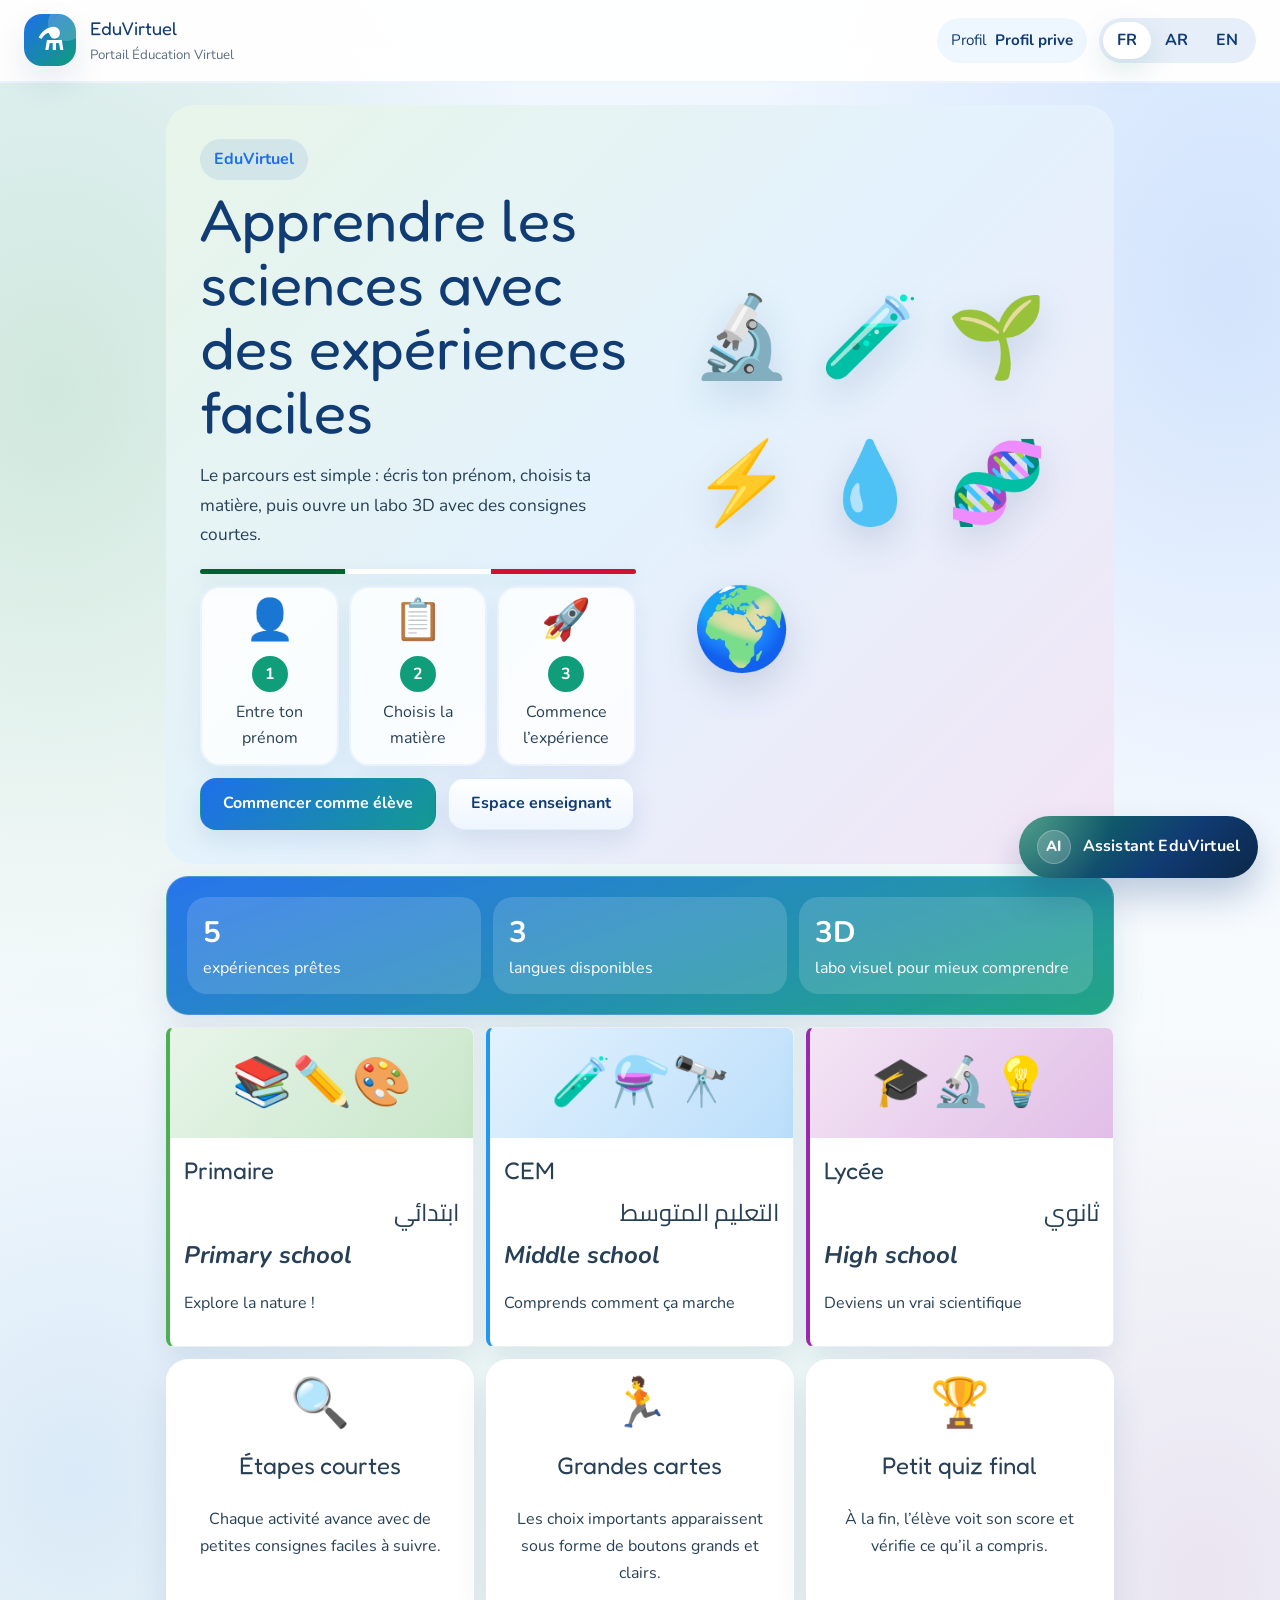
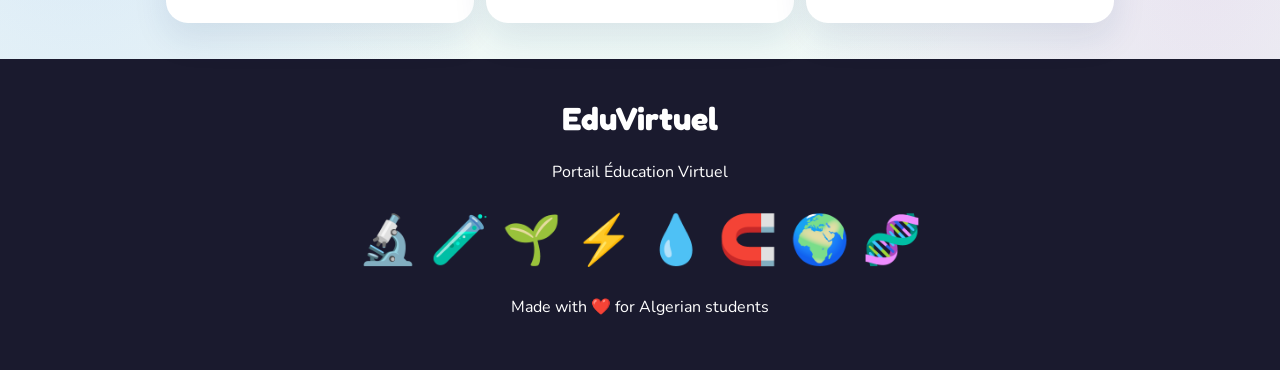
<file: venerable-sprite-294b65-local/index.html>
<!doctype html>
<html lang="fr">
<head>
  <meta charset="utf-8">
  <meta name="viewport" content="width=device-width, initial-scale=1">
  <title>EduVirtuel - Accueil</title>
  <link rel="icon" href="favicon.svg" type="image/svg+xml">
  <link rel="stylesheet" href="style.css?v=20260504-quiz-ui">
</head>
<body data-page="index" data-lang="fr">
  <header class="topbar">
    <div class="topbar-inner">
      <a class="brand" href="index.html">
        <span class="brand-mark" aria-hidden="true"></span>
        <span>
          <strong>EduVirtuel</strong>
          <small>
            <span class="lang-fr">Portail Éducation Virtuel</span>
            <span class="lang-ar">بوابة التعليم الافتراضي</span>
            <span class="lang-en">Virtual Education Portal</span>
          </small>
        </span>
      </a>

      <button class="menu-toggle" type="button" aria-label="Menu">
        <span></span>
        <span></span>
        <span></span>
      </button>

      <div class="topbar-nav">
        <div class="student-pill">
          <span class="lang-fr">Profil</span>
          <span class="lang-ar">&#x627;&#x644;&#x645;&#x644;&#x641;</span>
          <span class="lang-en">Profile</span>
          <strong data-student-display></strong>
        </div>

        <div class="lang-switch" aria-label="Language">
          <button type="button" class="lang-btn" data-lang="fr">FR</button>
          <button type="button" class="lang-btn" data-lang="ar">AR</button>
          <button type="button" class="lang-btn" data-lang="en">EN</button>
        </div>

        <button type="button" class="secondary-btn logout-btn">
          <span class="lang-fr">Se d&eacute;connecter</span>
          <span class="lang-ar">&#x62A;&#x633;&#x62C;&#x64A;&#x644; &#x627;&#x644;&#x62E;&#x631;&#x648;&#x62C;</span>
          <span class="lang-en">Log out</span>
        </button>
      </div>
    </div>
  </header>

  <div class="loading-screen" id="loading-screen">
    <div class="loading-card">
      <span class="loading-logo-icon" aria-hidden="true">&#x2697;&#xFE0F;</span>
      <div class="loading-logo">EduVirtuel</div>
      <p class="loading-subtitle">
        <span class="lang-fr">Portail &Eacute;ducation Virtuel</span>
        <span class="lang-ar">&#x628;&#x648;&#x627;&#x628;&#x629; &#x627;&#x644;&#x62A;&#x639;&#x644;&#x64A;&#x645; &#x627;&#x644;&#x627;&#x641;&#x62A;&#x631;&#x627;&#x636;&#x64A;</span>
        <span class="lang-en">Virtual Education Portal</span>
      </p>
      <div class="spinner"></div>
    </div>
  </div>

  <main class="page-shell hero-shell" id="main-content">
    <section class="hero-grid home-hero fade-up">
      <div class="hero-copy">
        <span class="eyebrow">EduVirtuel</span>
        <h1>
          <span class="lang-fr">Apprendre les sciences avec des exp&eacute;riences faciles</span>
          <span class="lang-ar">&#x62A;&#x639;&#x644;&#x645; &#x627;&#x644;&#x639;&#x644;&#x648;&#x645; &#x628;&#x62A;&#x62C;&#x627;&#x631;&#x628; &#x633;&#x647;&#x644;&#x629; &#x648;&#x648;&#x627;&#x636;&#x62D;&#x629;</span>
          <span class="lang-en">Learn science with easy experiments</span>
        </h1>
        <p class="hero-subtitle">
          <span class="lang-fr">Le parcours est simple&nbsp;: &eacute;cris ton pr&eacute;nom, choisis ta mati&egrave;re, puis ouvre un labo 3D avec des consignes courtes.</span>
          <span class="lang-ar">&#x627;&#x644;&#x645;&#x633;&#x627;&#x631; &#x628;&#x633;&#x64A;&#x637;&#x3A; &#x627;&#x643;&#x62A;&#x628; &#x627;&#x633;&#x645;&#x643;&#x60C; &#x627;&#x62E;&#x62A;&#x631; &#x645;&#x627;&#x62F;&#x62A;&#x643;&#x60C; &#x62B;&#x645; &#x627;&#x641;&#x62A;&#x62D; &#x645;&#x62E;&#x62A;&#x628;&#x631;&#x627; &#x62B;&#x644;&#x627;&#x62B;&#x64A; &#x627;&#x644;&#x623;&#x628;&#x639;&#x627;&#x62F; &#x628;&#x62A;&#x639;&#x644;&#x64A;&#x645;&#x627;&#x62A; &#x642;&#x635;&#x64A;&#x631;&#x629;.</span>
          <span class="lang-en">The path is simple: write your name, choose your subject, then open a 3D lab with short instructions.</span>
        </p>

        <div class="algeria-stripe" aria-hidden="true"><span></span><span></span><span></span></div>

        <div class="hero-step-list">
          <div class="hero-step">
            <span class="step-icon" aria-hidden="true">&#x1F464;</span>
            <strong>1</strong>
            <span class="lang-fr">Entre ton pr&eacute;nom</span>
            <span class="lang-ar">&#x623;&#x62F;&#x62E;&#x644; &#x627;&#x633;&#x645;&#x643;</span>
            <span class="lang-en">Enter your first name</span>
          </div>
          <div class="hero-step">
            <span class="step-icon" aria-hidden="true">&#x1F4CB;</span>
            <strong>2</strong>
            <span class="lang-fr">Choisis la mati&egrave;re</span>
            <span class="lang-ar">&#x627;&#x62E;&#x62A;&#x631; &#x627;&#x644;&#x645;&#x627;&#x62F;&#x629;</span>
            <span class="lang-en">Choose the subject</span>
          </div>
          <div class="hero-step">
            <span class="step-icon" aria-hidden="true">&#x1F680;</span>
            <strong>3</strong>
            <span class="lang-fr">Commence l&rsquo;exp&eacute;rience</span>
            <span class="lang-ar">&#x627;&#x628;&#x62F;&#x623; &#x627;&#x644;&#x62A;&#x62C;&#x631;&#x628;&#x629;</span>
            <span class="lang-en">Start the experiment</span>
          </div>
        </div>

        <div class="hero-actions">
          <a class="primary-btn" href="student.html">
            <span class="lang-fr">Commencer comme &eacute;l&egrave;ve</span>
            <span class="lang-ar">&#x627;&#x628;&#x62F;&#x623; &#x643;&#x645;&#x62A;&#x639;&#x644;&#x645;</span>
            <span class="lang-en">Start as a student</span>
          </a>
          <a class="secondary-btn" href="prof-login.html">
            <span class="lang-fr">Espace enseignant</span>
            <span class="lang-ar">&#x641;&#x636;&#x627;&#x621; &#x627;&#x644;&#x623;&#x633;&#x62A;&#x627;&#x630;</span>
            <span class="lang-en">Teacher space</span>
          </a>
        </div>
      </div>

      <div class="hero-visual fade-up delay-1" aria-hidden="true">
        <span>&#x1F52C;</span>
        <span>&#x1F9EA;</span>
        <span>&#x1F331;</span>
        <span>&#x26A1;</span>
        <span>&#x1F4A7;</span>
        <span>&#x1F9EC;</span>
        <span>&#x1F30D;</span>
      </div>
    </section>

    <section class="hero-card glass-card home-stats fade-up delay-1">
      <div class="hero-stat">
        <strong>5</strong>
        <span>
          <span class="lang-fr">exp&eacute;riences pr&ecirc;tes</span>
          <span class="lang-ar">&#x62A;&#x62C;&#x627;&#x631;&#x628; &#x62C;&#x627;&#x647;&#x632;&#x629;</span>
          <span class="lang-en">ready experiments</span>
        </span>
      </div>
      <div class="hero-stat">
        <strong>3</strong>
        <span>
          <span class="lang-fr">langues disponibles</span>
          <span class="lang-ar">&#x644;&#x63A;&#x627;&#x62A; &#x645;&#x62A;&#x627;&#x62D;&#x629;</span>
          <span class="lang-en">languages available</span>
        </span>
      </div>
      <div class="hero-stat">
        <strong>3D</strong>
        <span>
          <span class="lang-fr">labo visuel pour mieux comprendre</span>
          <span class="lang-ar">&#x645;&#x62E;&#x62A;&#x628;&#x631; &#x628;&#x635;&#x631;&#x64A; &#x644;&#x644;&#x641;&#x647;&#x645; &#x623;&#x641;&#x636;&#x644;</span>
          <span class="lang-en">visual lab to understand better</span>
        </span>
      </div>
    </section>

    <section class="level-showcase fade-up delay-2" aria-label="School levels">
      <article class="level-showcase-card level-primary">
        <div class="level-showcase-art">&#x1F4DA;&#x270F;&#xFE0F;&#x1F3A8;</div>
        <div class="level-showcase-copy">
          <h2><span>Primaire</span><span dir="rtl" lang="ar">&#x627;&#x628;&#x62A;&#x62F;&#x627;&#x626;&#x64A;</span><em>Primary school</em></h2>
          <p><span class="lang-fr">Explore la nature&nbsp;!</span><span class="lang-ar">&#x627;&#x643;&#x62A;&#x634;&#x641; &#x627;&#x644;&#x637;&#x628;&#x64A;&#x639;&#x629;!</span><span class="lang-en">Explore nature!</span></p>
        </div>
      </article>
      <article class="level-showcase-card level-cem">
        <div class="level-showcase-art">&#x1F9EA;&#x2697;&#xFE0F;&#x1F52D;</div>
        <div class="level-showcase-copy">
          <h2><span>CEM</span><span dir="rtl" lang="ar">&#x627;&#x644;&#x62A;&#x639;&#x644;&#x64A;&#x645; &#x627;&#x644;&#x645;&#x62A;&#x648;&#x633;&#x637;</span><em>Middle school</em></h2>
          <p><span class="lang-fr">Comprends comment &ccedil;a marche</span><span class="lang-ar">&#x627;&#x641;&#x647;&#x645; &#x643;&#x64A;&#x641; &#x62A;&#x639;&#x645;&#x644; &#x627;&#x644;&#x623;&#x634;&#x64A;&#x627;&#x621;</span><span class="lang-en">Understand how things work</span></p>
        </div>
      </article>
      <article class="level-showcase-card level-lycee">
        <div class="level-showcase-art">&#x1F393;&#x1F52C;&#x1F4A1;</div>
        <div class="level-showcase-copy">
          <h2><span>Lyc&eacute;e</span><span dir="rtl" lang="ar">&#x62B;&#x627;&#x646;&#x648;&#x64A;</span><em>High school</em></h2>
          <p><span class="lang-fr">Deviens un vrai scientifique</span><span class="lang-ar">&#x643;&#x646; &#x639;&#x627;&#x644;&#x645;&#x627; &#x62D;&#x642;&#x64A;&#x642;&#x64A;&#x627;</span><span class="lang-en">Become a real scientist</span></p>
        </div>
      </article>
    </section>

    <section class="feature-grid fade-up delay-3">
      <article class="info-card visual-info-card">
        <div class="feature-icon" aria-hidden="true">&#x1F50D;</div>
        <h2><span class="lang-fr">&Eacute;tapes courtes</span><span class="lang-ar">&#x62E;&#x637;&#x648;&#x627;&#x62A; &#x642;&#x635;&#x64A;&#x631;&#x629;</span><span class="lang-en">Short steps</span></h2>
        <p><span class="lang-fr">Chaque activit&eacute; avance avec de petites consignes faciles &agrave; suivre.</span><span class="lang-ar">&#x643;&#x644; &#x646;&#x634;&#x627;&#x637; &#x64A;&#x62A;&#x642;&#x62F;&#x645; &#x628;&#x62A;&#x639;&#x644;&#x64A;&#x645;&#x627;&#x62A; &#x635;&#x63A;&#x64A;&#x631;&#x629; &#x648;&#x633;&#x647;&#x644;&#x629; &#x627;&#x644;&#x645;&#x62A;&#x627;&#x628;&#x639;&#x629;.</span><span class="lang-en">Each activity advances with small, easy-to-follow instructions.</span></p>
      </article>
      <article class="info-card visual-info-card">
        <div class="feature-icon" aria-hidden="true">&#x1F3C3;</div>
        <h2><span class="lang-fr">Grandes cartes</span><span class="lang-ar">&#x628;&#x637;&#x627;&#x642;&#x627;&#x62A; &#x643;&#x628;&#x64A;&#x631;&#x629;</span><span class="lang-en">Large cards</span></h2>
        <p><span class="lang-fr">Les choix importants apparaissent sous forme de boutons grands et clairs.</span><span class="lang-ar">&#x627;&#x644;&#x62E;&#x64A;&#x627;&#x631;&#x627;&#x62A; &#x627;&#x644;&#x645;&#x647;&#x645;&#x629; &#x62A;&#x638;&#x647;&#x631; &#x639;&#x644;&#x649; &#x634;&#x643;&#x644; &#x623;&#x632;&#x631;&#x627;&#x631; &#x643;&#x628;&#x64A;&#x631;&#x629; &#x648;&#x648;&#x627;&#x636;&#x62D;&#x629;.</span><span class="lang-en">Important choices appear as large, clear buttons.</span></p>
      </article>
      <article class="info-card visual-info-card">
        <div class="feature-icon" aria-hidden="true">&#x1F3C6;</div>
        <h2><span class="lang-fr">Petit quiz final</span><span class="lang-ar">&#x627;&#x62E;&#x62A;&#x628;&#x627;&#x631; &#x642;&#x635;&#x64A;&#x631; &#x641;&#x64A; &#x627;&#x644;&#x646;&#x647;&#x627;&#x64A;&#x629;</span><span class="lang-en">Final mini-quiz</span></h2>
        <p><span class="lang-fr">&Agrave; la fin, l&rsquo;&eacute;l&egrave;ve voit son score et v&eacute;rifie ce qu&rsquo;il a compris.</span><span class="lang-ar">&#x641;&#x64A; &#x627;&#x644;&#x646;&#x647;&#x627;&#x64A;&#x629; &#x64A;&#x631;&#x649; &#x627;&#x644;&#x645;&#x62A;&#x639;&#x644;&#x645; &#x646;&#x62A;&#x64A;&#x62C;&#x62A;&#x647; &#x648;&#x64A;&#x62A;&#x62D;&#x642;&#x642; &#x645;&#x645;&#x627; &#x641;&#x647;&#x645;&#x647;.</span><span class="lang-en">At the end, the student sees their score and checks what they understood.</span></p>
      </article>
    </section>
  </main>

  <footer class="site-footer">
    <strong>EduVirtuel</strong>
    <p><span class="lang-fr">Portail Éducation Virtuel</span><span class="lang-ar">بوابة التعليم الافتراضي</span><span class="lang-en">Virtual Education Portal</span></p>
    <div class="footer-science" aria-hidden="true">&#x1F52C; &#x1F9EA; &#x1F331; &#x26A1; &#x1F4A7; &#x1F9F2; &#x1F30D; &#x1F9EC;</div>
    <p><span class="lang-fr">Made with &#x2764;&#xFE0F; for Algerian students</span><span class="lang-ar">&#x635;&#x646;&#x639; &#x628;&#x640; &#x2764;&#xFE0F; &#x644;&#x644;&#x637;&#x644;&#x627;&#x628; &#x627;&#x644;&#x62C;&#x632;&#x627;&#x626;&#x631;&#x64A;&#x64A;&#x646;</span><span class="lang-en">Made with &#x2764;&#xFE0F; for Algerian students</span></p>
  </footer>

  <div id="assistant-root"></div>
  <script defer src="script.js?v=20260504-quiz-ui"></script>
</body>
</html>
</file>
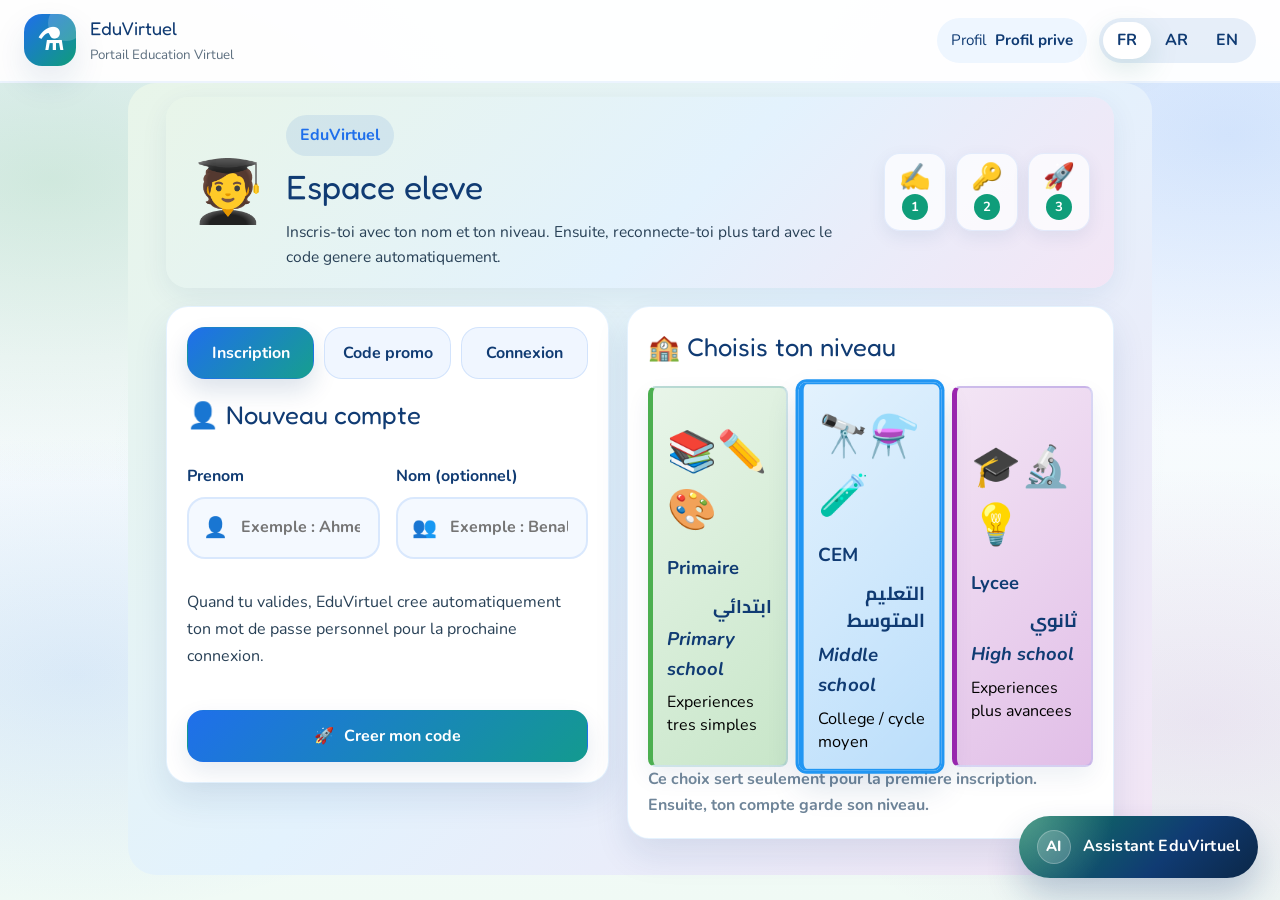
<file: venerable-sprite-294b65-local/chimie.html>
<!doctype html>
<html lang="fr">
<head>
  <meta charset="utf-8">
  <meta name="viewport" content="width=device-width, initial-scale=1">
  <title>EduVirtuel - R&eacute;action produisant l&rsquo;hydrog&egrave;ne</title>
  <link rel="icon" href="favicon.svg">
  <link rel="stylesheet" href="style.css?v=20260504-quiz-ui">
</head>
<body data-page="experiment" data-lang="fr" data-experiment="chimie" data-lab-mode="chemistry">
  <header class="topbar"><div class="topbar-inner">
    <a class="brand" href="index.html">
      <span class="brand-mark" aria-hidden="true"></span>
      <span><strong>EduVirtuel</strong><small>
        <span class="lang-fr">Plateforme de laboratoire virtuel</span>
        <span class="lang-ar">&#x645;&#x646;&#x635;&#x629; &#x627;&#x644;&#x645;&#x62E;&#x62A;&#x628;&#x631; &#x627;&#x644;&#x627;&#x641;&#x62A;&#x631;&#x627;&#x636;&#x64A;</span>
        <span class="lang-en">Virtual lab platform</span>
      </small></span>
    </a>
    <button class="menu-toggle" type="button" aria-label="Menu"><span></span><span></span><span></span></button>
    <div class="topbar-nav">
      <div class="student-pill">
        <span class="lang-fr">Profil</span>
        <span class="lang-ar">&#x627;&#x644;&#x645;&#x644;&#x641;</span>
        <span class="lang-en">Profile</span>
        <strong data-student-display></strong>
      </div>
      <div class="lang-switch" aria-label="Language">
        <button type="button" class="lang-btn" data-lang="fr">FR</button>
        <button type="button" class="lang-btn" data-lang="ar">AR</button>
        <button type="button" class="lang-btn" data-lang="en">EN</button>
      </div>
      <a class="secondary-btn" href="dashboard.html" style="text-decoration:none">
        <span class="lang-fr">&#x2190; Retour</span>
        <span class="lang-ar">&#x627;&#x644;&#x639;&#x648;&#x62F;&#x629; &#x2192;</span>
        <span class="lang-en">&#x2190; Back</span>
      </a>
      <button type="button" class="secondary-btn logout-btn">
        <span class="lang-fr">Se d&eacute;connecter</span>
        <span class="lang-ar">&#x62A;&#x633;&#x62C;&#x64A;&#x644; &#x627;&#x644;&#x62E;&#x631;&#x648;&#x62C;</span>
        <span class="lang-en">Log out</span>
      </button>
    </div>
  </div></header>

  <!-- Decorative background blobs -->
  <div class="page-bg-deco" aria-hidden="true">
    <div class="bg-blob bg-blob-1">&#x1F9EA;</div>
    <div class="bg-blob bg-blob-2">&#x2697;&#xFE0F;</div>
    <div class="bg-blob bg-blob-3">&#x1F52C;</div>
    <div class="bg-blob bg-blob-4">&#x1F9F2;</div>
    <div class="bg-molecule bg-molecule-1"></div>
    <div class="bg-molecule bg-molecule-2"></div>
    <div class="bg-molecule bg-molecule-3"></div>
  </div>

  <main class="page-shell experiment-shell">
    <section class="experiment-header fade-up">
      <div>
        <a class="back-link" href="experiences.html">
          <span class="lang-fr">&#x2190; Retour aux exp&eacute;riences</span>
          <span class="lang-ar">&#x627;&#x644;&#x639;&#x648;&#x62F;&#x629; &#x625;&#x644;&#x649; &#x627;&#x644;&#x62A;&#x62C;&#x627;&#x631;&#x628; &#x2192;</span>
          <span class="lang-en">&#x2190; Back to experiments</span>
        </a>
        <h1>
          <span class="lang-fr">R&eacute;action produisant l&rsquo;hydrog&egrave;ne</span>
          <span class="lang-ar">&#x62A;&#x641;&#x627;&#x639;&#x644; &#x625;&#x646;&#x62A;&#x627;&#x62C; &#x627;&#x644;&#x647;&#x64A;&#x62F;&#x631;&#x648;&#x62C;&#x64A;&#x646;</span>
          <span class="lang-en">Hydrogen-producing reaction</span>
        </h1>
        <div class="badge-row">
          <span class="badge badge-blue">
            <span class="lang-fr">Chimie &#x1F9EA;</span>
            <span class="lang-ar">&#x627;&#x644;&#x643;&#x64A;&#x645;&#x64A;&#x627;&#x621;</span>
            <span class="lang-en">Chemistry &#x1F9EA;</span>
          </span>
          <span class="badge badge-light" data-step-indicator></span>
        </div>
      </div>
      <div class="progress-wrap">
        <div class="progress-meta">
          <span class="lang-fr">Progression</span>
          <span class="lang-ar">&#x627;&#x644;&#x62A;&#x642;&#x62F;&#x645;</span>
          <span class="lang-en">Progress</span>
        </div>
        <div class="progress-bar"><div class="progress-fill" data-progress-fill></div></div>
      </div>
    </section>

    <section class="experiment-layout experiment-layout-embedded">
      <section class="panel-card experiment-panel experiment-main-column fade-up delay-1">
        <div class="panel-head panel-head-wide">
          <div>
            <h2>
              <span class="lang-fr">&#x1F52C; Labo 3D reli&eacute;</span>
              <span class="lang-ar">&#x627;&#x644;&#x645;&#x62E;&#x62A;&#x628;&#x631; &#x627;&#x644;&#x62B;&#x644;&#x627;&#x62B;&#x64A; &#x627;&#x644;&#x623;&#x628;&#x639;&#x627;&#x62F; &#x627;&#x644;&#x645;&#x631;&#x62A;&#x628;&#x637;</span>
              <span class="lang-en">&#x1F52C; Linked 3D Lab</span>
            </h2>
            <p>
              <span class="lang-fr">Le labo 3D de chimie du lyc&eacute;e est reli&eacute; directement &agrave; cette exp&eacute;rience.</span>
              <span class="lang-ar">&#x645;&#x62E;&#x62A;&#x628;&#x631; &#x627;&#x644;&#x643;&#x64A;&#x645;&#x64A;&#x627;&#x621; &#x627;&#x644;&#x62B;&#x644;&#x627;&#x62B;&#x64A; &#x627;&#x644;&#x623;&#x628;&#x639;&#x627;&#x62F; &#x645;&#x631;&#x62A;&#x628;&#x637; &#x645;&#x628;&#x627;&#x634;&#x631;&#x629; &#x628;&#x647;&#x630;&#x647; &#x627;&#x644;&#x62A;&#x62C;&#x631;&#x628;&#x629;.</span>
              <span class="lang-en">The high school chemistry 3D lab is directly linked to this experiment.</span>
            </p>
          </div>
          <div class="lab-link-summary">
            <span class="badge badge-light">
              <span class="lang-fr">Labo : Chimie lyc&eacute;e</span>
              <span class="lang-ar">&#x627;&#x644;&#x645;&#x62E;&#x62A;&#x628;&#x631;: &#x643;&#x64A;&#x645;&#x64A;&#x627;&#x621; &#x62B;&#x627;&#x646;&#x648;&#x64A;</span>
              <span class="lang-en">Lab: High school chemistry</span>
            </span>
            <div class="lab-actions">
              <button type="button" class="primary-btn" data-load-lab>
                <span class="lang-fr">D&eacute;marrer le labo 3D</span>
                <span class="lang-ar">&#x628;&#x62F;&#x621; &#x627;&#x644;&#x645;&#x62E;&#x62A;&#x628;&#x631; &#x627;&#x644;&#x62B;&#x644;&#x627;&#x62B;&#x64A; &#x627;&#x644;&#x623;&#x628;&#x639;&#x627;&#x62F;</span>
                <span class="lang-en">Start 3D lab</span>
              </button>
              <button type="button" class="secondary-btn" data-open-lab-full>
                <span class="lang-fr">Ouvrir en grand</span>
                <span class="lang-ar">&#x641;&#x62A;&#x62D; &#x628;&#x62D;&#x62C;&#x645; &#x643;&#x628;&#x64A;&#x631;</span>
                <span class="lang-en">Open fullscreen</span>
              </button>
            </div>
          </div>
        </div>
        <iframe class="lab-frame lab-frame-large" data-lab-frame src="about:blank" loading="lazy" title="EduVirtuel 3D"></iframe>
        <div class="status-box" data-experiment-status></div>
        <div class="finish-row finish-row-inline">
          <button type="button" class="primary-btn finish-btn" data-finish-experiment>
            <span class="lang-fr">Terminer et voir le r&eacute;sultat</span>
            <span class="lang-ar">&#x625;&#x646;&#x647;&#x627;&#x621; &#x627;&#x644;&#x62A;&#x62C;&#x631;&#x628;&#x629; &#x648;&#x639;&#x631;&#x636; &#x627;&#x644;&#x646;&#x62A;&#x64A;&#x62C;&#x629;</span>
            <span class="lang-en">Finish &amp; see result</span>
          </button>
        </div>
      </section>

      <aside class="experiment-side-column">
        <section class="panel-card experiment-panel fade-up delay-2">
          <div class="panel-head">
            <h2>
              <span class="lang-fr">&#x1F4CB; Guide rapide</span>
              <span class="lang-ar">&#x62F;&#x644;&#x64A;&#x644; &#x633;&#x631;&#x64A;&#x639;</span>
              <span class="lang-en">&#x1F4CB; Quick guide</span>
            </h2>
            <p>
              <span class="lang-fr">Simple &agrave; utiliser : ouvrez, manipulez, validez, terminez.</span>
              <span class="lang-ar">&#x633;&#x647;&#x644; &#x627;&#x644;&#x627;&#x633;&#x62A;&#x639;&#x645;&#x627;&#x644;: &#x627;&#x641;&#x62A;&#x62D;&#x60C; &#x623;&#x646;&#x62C;&#x632;&#x60C; &#x623;&#x643;&#x62F;&#x60C; &#x62B;&#x645; &#x623;&#x646;&#x647;.</span>
              <span class="lang-en">Easy to use: open, manipulate, validate, finish.</span>
            </p>
          </div>
          <ol class="instruction-list">
            <li class="instruction-step" data-step="1">
              <span class="lang-fr">Ouvrez le labo 3D.</span>
              <span class="lang-ar">&#x627;&#x641;&#x62A;&#x62D; &#x627;&#x644;&#x645;&#x62E;&#x62A;&#x628;&#x631; &#x627;&#x644;&#x62B;&#x644;&#x627;&#x62B;&#x64A; &#x627;&#x644;&#x623;&#x628;&#x639;&#x627;&#x62F;.</span>
              <span class="lang-en">Open the 3D lab.</span>
            </li>
            <li class="instruction-step" data-step="2">
              <span class="lang-fr">Rep&eacute;rez le zinc, l&rsquo;acide et le tube.</span>
              <span class="lang-ar">&#x62A;&#x639;&#x631;&#x641; &#x639;&#x644;&#x649; &#x627;&#x644;&#x632;&#x646;&#x643; &#x648;&#x627;&#x644;&#x62D;&#x645;&#x636; &#x648;&#x627;&#x644;&#x623;&#x646;&#x628;&#x648;&#x628;.</span>
              <span class="lang-en">Locate the zinc, acid, and tube.</span>
            </li>
            <li class="instruction-step" data-step="3">
              <span class="lang-fr">Suivez la r&eacute;action.</span>
              <span class="lang-ar">&#x627;&#x62A;&#x628;&#x639; &#x627;&#x644;&#x62A;&#x641;&#x627;&#x639;&#x644;.</span>
              <span class="lang-en">Follow the reaction.</span>
            </li>
            <li class="instruction-step" data-step="4">
              <span class="lang-fr">Observez les bulles et le test final.</span>
              <span class="lang-ar">&#x644;&#x627;&#x62D;&#x638; &#x627;&#x644;&#x641;&#x642;&#x627;&#x639;&#x627;&#x62A; &#x648;&#x627;&#x644;&#x627;&#x62E;&#x62A;&#x628;&#x627;&#x631; &#x627;&#x644;&#x646;&#x647;&#x627;&#x626;&#x64A;.</span>
              <span class="lang-en">Observe the bubbles and final test.</span>
            </li>
            <li class="instruction-step" data-step="5">
              <span class="lang-fr">Terminez puis passez au r&eacute;sultat.</span>
              <span class="lang-ar">&#x623;&#x646;&#x647; &#x627;&#x644;&#x646;&#x634;&#x627;&#x637; &#x62B;&#x645; &#x627;&#x646;&#x62A;&#x642;&#x644; &#x625;&#x644;&#x649; &#x627;&#x644;&#x646;&#x62A;&#x64A;&#x62C;&#x629;.</span>
              <span class="lang-en">Finish then go to the result.</span>
            </li>
          </ol>
          <div class="step-actions">
            <button type="button" class="secondary-btn step-action" data-step-complete="2">
              <span class="lang-fr">Mat&eacute;riel rep&eacute;r&eacute;</span>
              <span class="lang-ar">&#x62A;&#x639;&#x631;&#x641;&#x62A; &#x639;&#x644;&#x649; &#x627;&#x644;&#x623;&#x62F;&#x648;&#x627;&#x62A;</span>
              <span class="lang-en">Equipment located</span>
            </button>
            <button type="button" class="secondary-btn step-action" data-step-complete="3">
              <span class="lang-fr">R&eacute;action observ&eacute;e</span>
              <span class="lang-ar">&#x644;&#x627;&#x62D;&#x638;&#x62A; &#x627;&#x644;&#x62A;&#x641;&#x627;&#x639;&#x644;</span>
              <span class="lang-en">Reaction observed</span>
            </button>
            <button type="button" class="secondary-btn step-action" data-step-complete="4">
              <span class="lang-fr">Conclusion comprise</span>
              <span class="lang-ar">&#x641;&#x647;&#x645;&#x62A; &#x627;&#x644;&#x627;&#x633;&#x62A;&#x646;&#x62A;&#x627;&#x62C;</span>
              <span class="lang-en">Conclusion understood</span>
            </button>
          </div>
        </section>

        <section class="panel-card experiment-panel assistant-panel embedded-assistant fade-up delay-3">
          <div class="assistant-header"><div>
            <h2>&#x1F916; Assistant EduVirtuel</h2>
            <p>
              <span class="lang-fr">Utilisez les boutons rapides ou posez votre question.</span>
              <span class="lang-ar">&#x627;&#x633;&#x62A;&#x639;&#x645;&#x644; &#x627;&#x644;&#x623;&#x632;&#x631;&#x627;&#x631; &#x627;&#x644;&#x633;&#x631;&#x64A;&#x639;&#x629; &#x623;&#x648; &#x627;&#x637;&#x631;&#x62D; &#x633;&#x624;&#x627;&#x644;&#x643;.</span>
              <span class="lang-en">Use the quick buttons or ask your question.</span>
            </p>
          </div></div>
          <div class="assistant-messages" data-assistant-messages></div>
          <div class="assistant-shortcuts">
            <button type="button" class="shortcut-btn" data-assistant-shortcut="objectif">
              <span class="lang-fr">Objectif</span>
              <span class="lang-ar">&#x627;&#x644;&#x647;&#x62F;&#x641;</span>
              <span class="lang-en">Goal</span>
            </button>
            <button type="button" class="shortcut-btn" data-assistant-shortcut="next">
              <span class="lang-fr">&Eacute;tape suivante</span>
              <span class="lang-ar">&#x627;&#x644;&#x62E;&#x637;&#x648;&#x629; &#x627;&#x644;&#x62A;&#x627;&#x644;&#x64A;&#x629;</span>
              <span class="lang-en">Next step</span>
            </button>
            <button type="button" class="shortcut-btn" data-assistant-shortcut="error">
              <span class="lang-fr">Erreur fr&eacute;quente</span>
              <span class="lang-ar">&#x62E;&#x637;&#x623; &#x634;&#x627;&#x626;&#x639;</span>
              <span class="lang-en">Common error</span>
            </button>
            <button type="button" class="shortcut-btn" data-assistant-shortcut="lab">
              <span class="lang-fr">Nom du labo</span>
              <span class="lang-ar">&#x627;&#x633;&#x645; &#x627;&#x644;&#x645;&#x62E;&#x62A;&#x628;&#x631;</span>
              <span class="lang-en">Lab name</span>
            </button>
            <button type="button" class="shortcut-btn" data-assistant-shortcut="quiz">
              <span class="lang-fr">Quiz</span>
              <span class="lang-ar">&#x627;&#x644;&#x627;&#x62E;&#x62A;&#x628;&#x627;&#x631;</span>
              <span class="lang-en">Quiz</span>
            </button>
          </div>
          <form class="assistant-form" data-assistant-form>
            <input type="text" data-assistant-input
              data-placeholder-fr="Tapez aide / suivant / erreur"
              data-placeholder-ar="&#x627;&#x643;&#x62A;&#x628; &#x645;&#x633;&#x627;&#x639;&#x62F;&#x629; / &#x627;&#x644;&#x62A;&#x627;&#x644;&#x64A; / &#x62E;&#x637;&#x623;"
              data-placeholder-en="Type help / next / error">
            <button class="primary-btn" type="submit">
              <span class="lang-fr">Envoyer</span>
              <span class="lang-ar">&#x625;&#x631;&#x633;&#x627;&#x644;</span>
              <span class="lang-en">Send</span>
            </button>
          </form>
        </section>
      </aside>
    </section>
  </main>

  <div id="assistant-root"></div>
  <script defer src="script.js?v=20260504-quiz-ui"></script>
</body>
</html>
</file>
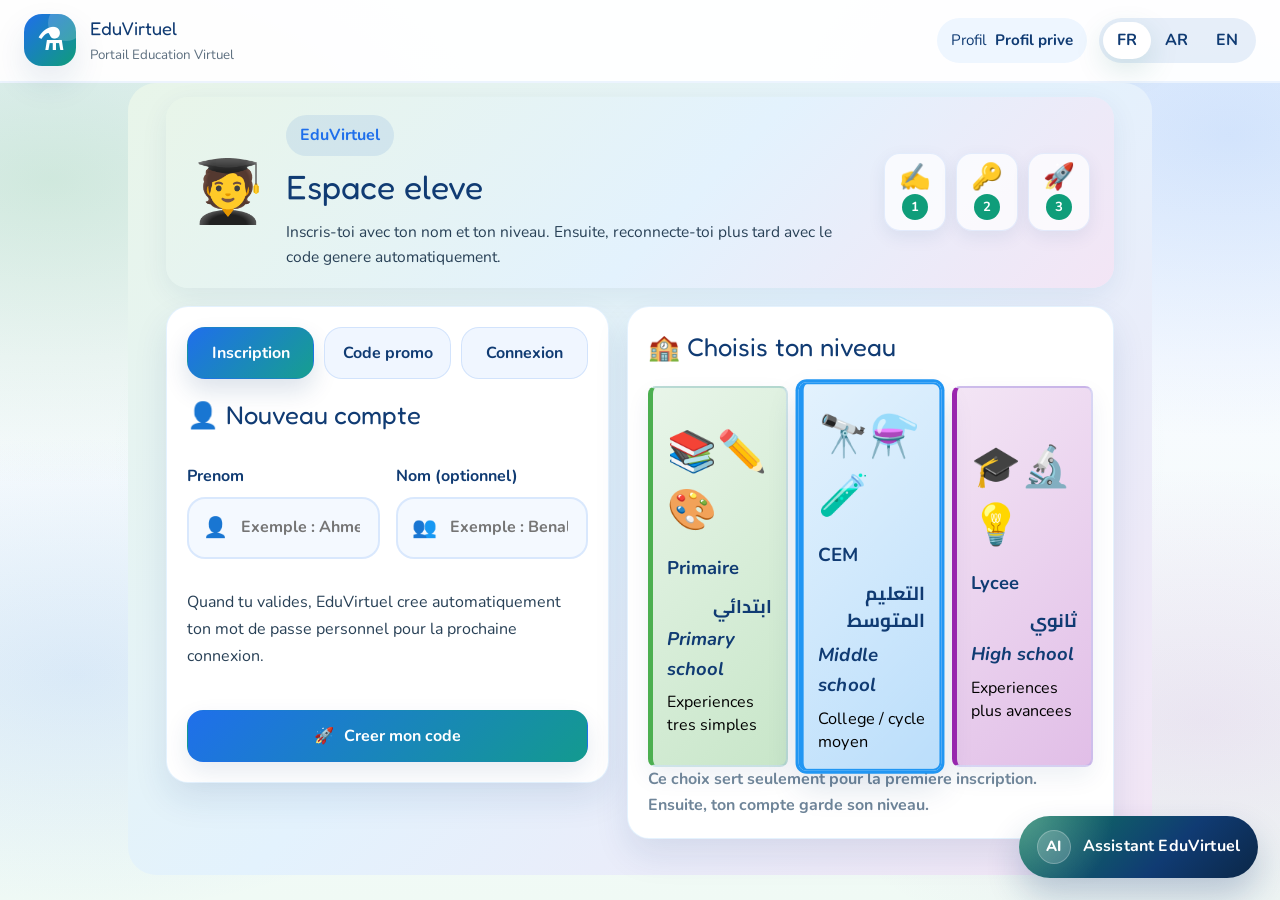
<file: venerable-sprite-294b65-local/circuit.html>
<!doctype html>
<html lang="fr">
<head>
  <meta charset="utf-8">
  <meta name="viewport" content="width=device-width, initial-scale=1">
  <title>EduVirtuel - Circuit &eacute;lectrique</title>
  <link rel="icon" href="favicon.svg">
  <link rel="stylesheet" href="style.css?v=20260504-quiz-ui">
</head>
<body data-page="experiment" data-lang="fr" data-experiment="circuit" data-lab-mode="circuit">
  <header class="topbar"><div class="topbar-inner">
    <a class="brand" href="index.html">
      <span class="brand-mark" aria-hidden="true"></span>
      <span><strong>EduVirtuel</strong><small>
        <span class="lang-fr">Plateforme de laboratoire virtuel</span>
        <span class="lang-ar">&#x645;&#x646;&#x635;&#x629; &#x627;&#x644;&#x645;&#x62E;&#x62A;&#x628;&#x631; &#x627;&#x644;&#x627;&#x641;&#x62A;&#x631;&#x627;&#x636;&#x64A;</span>
        <span class="lang-en">Virtual lab platform</span>
      </small></span>
    </a>
    <button class="menu-toggle" type="button" aria-label="Menu"><span></span><span></span><span></span></button>
    <div class="topbar-nav">
      <div class="student-pill">
        <span class="lang-fr">Profil</span>
        <span class="lang-ar">&#x627;&#x644;&#x645;&#x644;&#x641;</span>
        <span class="lang-en">Profile</span>
        <strong data-student-display></strong>
      </div>
      <div class="lang-switch" aria-label="Language">
        <button type="button" class="lang-btn" data-lang="fr">FR</button>
        <button type="button" class="lang-btn" data-lang="ar">AR</button>
        <button type="button" class="lang-btn" data-lang="en">EN</button>
      </div>
      <a class="secondary-btn" href="dashboard.html" style="text-decoration:none">
        <span class="lang-fr">&#x2190; Retour</span>
        <span class="lang-ar">&#x627;&#x644;&#x639;&#x648;&#x62F;&#x629; &#x2192;</span>
        <span class="lang-en">&#x2190; Back</span>
      </a>
      <button type="button" class="secondary-btn logout-btn">
        <span class="lang-fr">Se d&eacute;connecter</span>
        <span class="lang-ar">&#x62A;&#x633;&#x62C;&#x64A;&#x644; &#x627;&#x644;&#x62E;&#x631;&#x648;&#x62C;</span>
        <span class="lang-en">Log out</span>
      </button>
    </div>
  </div></header>

  <div class="page-bg-deco" aria-hidden="true">
    <div class="bg-blob bg-blob-1">&#x26A1;</div>
    <div class="bg-blob bg-blob-2">&#x1F4A1;</div>
    <div class="bg-blob bg-blob-3">&#x1F50B;</div>
    <div class="bg-blob bg-blob-4">&#x1F527;</div>
    <div class="bg-molecule bg-molecule-1"></div>
    <div class="bg-molecule bg-molecule-2"></div>
    <div class="bg-molecule bg-molecule-3"></div>
  </div>

  <main class="page-shell experiment-shell">
    <section class="experiment-header fade-up">
      <div>
        <a class="back-link" href="experiences.html">
          <span class="lang-fr">&#x2190; Retour aux exp&eacute;riences</span>
          <span class="lang-ar">&#x627;&#x644;&#x639;&#x648;&#x62F;&#x629; &#x625;&#x644;&#x649; &#x627;&#x644;&#x62A;&#x62C;&#x627;&#x631;&#x628; &#x2192;</span>
          <span class="lang-en">&#x2190; Back to experiments</span>
        </a>
        <h1>
          <span class="lang-fr">Circuit &eacute;lectrique</span>
          <span class="lang-ar">&#x627;&#x644;&#x62F;&#x627;&#x626;&#x631;&#x629; &#x627;&#x644;&#x643;&#x647;&#x631;&#x628;&#x627;&#x626;&#x64A;&#x629;</span>
          <span class="lang-en">Electric circuit</span>
        </h1>
        <div class="badge-row">
          <span class="badge badge-blue">
            <span class="lang-fr">Physique &#x26A1;</span>
            <span class="lang-ar">&#x627;&#x644;&#x641;&#x64A;&#x632;&#x64A;&#x627;&#x621;</span>
            <span class="lang-en">Physics &#x26A1;</span>
          </span>
          <span class="badge badge-light" data-step-indicator></span>
        </div>
      </div>
      <div class="progress-wrap">
        <div class="progress-meta">
          <span class="lang-fr">Progression</span>
          <span class="lang-ar">&#x627;&#x644;&#x62A;&#x642;&#x62F;&#x645;</span>
          <span class="lang-en">Progress</span>
        </div>
        <div class="progress-bar"><div class="progress-fill" data-progress-fill></div></div>
      </div>
    </section>

    <section class="experiment-layout experiment-layout-embedded">
      <section class="panel-card experiment-panel experiment-main-column fade-up delay-1">
        <div class="panel-head panel-head-wide">
          <div>
            <h2>
              <span class="lang-fr">&#x26A1; Labo 3D reli&eacute;</span>
              <span class="lang-ar">&#x627;&#x644;&#x645;&#x62E;&#x62A;&#x628;&#x631; &#x627;&#x644;&#x62B;&#x644;&#x627;&#x62B;&#x64A; &#x627;&#x644;&#x623;&#x628;&#x639;&#x627;&#x62F; &#x627;&#x644;&#x645;&#x631;&#x62A;&#x628;&#x637;</span>
              <span class="lang-en">&#x26A1; Linked 3D Lab</span>
            </h2>
            <p>
              <span class="lang-fr">Le labo 3D &eacute;lectrique est reli&eacute; directement &agrave; cette exp&eacute;rience.</span>
              <span class="lang-ar">&#x627;&#x644;&#x645;&#x62E;&#x62A;&#x628;&#x631; &#x627;&#x644;&#x643;&#x647;&#x631;&#x628;&#x627;&#x626;&#x64A; &#x627;&#x644;&#x62B;&#x644;&#x627;&#x62B;&#x64A; &#x627;&#x644;&#x623;&#x628;&#x639;&#x627;&#x62F; &#x645;&#x631;&#x62A;&#x628;&#x637; &#x645;&#x628;&#x627;&#x634;&#x631;&#x629; &#x628;&#x647;&#x630;&#x647; &#x627;&#x644;&#x62A;&#x62C;&#x631;&#x628;&#x629;.</span>
              <span class="lang-en">The electric 3D lab is directly linked to this experiment.</span>
            </p>
          </div>
          <div class="lab-link-summary">
            <span class="badge badge-light">
              <span class="lang-fr">Labo : Laboratoire &eacute;lectrique</span>
              <span class="lang-ar">&#x627;&#x644;&#x645;&#x62E;&#x62A;&#x628;&#x631;: &#x645;&#x62E;&#x62A;&#x628;&#x631; &#x627;&#x644;&#x643;&#x647;&#x631;&#x628;&#x627;&#x621;</span>
              <span class="lang-en">Lab: Electric laboratory</span>
            </span>
            <div class="lab-actions">
              <button type="button" class="primary-btn" data-load-lab>
                <span class="lang-fr">D&eacute;marrer le labo 3D</span>
                <span class="lang-ar">&#x628;&#x62F;&#x621; &#x627;&#x644;&#x645;&#x62E;&#x62A;&#x628;&#x631; &#x627;&#x644;&#x62B;&#x644;&#x627;&#x62B;&#x64A; &#x627;&#x644;&#x623;&#x628;&#x639;&#x627;&#x62F;</span>
                <span class="lang-en">Start 3D lab</span>
              </button>
              <button type="button" class="secondary-btn" data-open-lab-full>
                <span class="lang-fr">Ouvrir en grand</span>
                <span class="lang-ar">&#x641;&#x62A;&#x62D; &#x628;&#x62D;&#x62C;&#x645; &#x643;&#x628;&#x64A;&#x631;</span>
                <span class="lang-en">Open fullscreen</span>
              </button>
            </div>
          </div>
        </div>
        <iframe class="lab-frame lab-frame-large" data-lab-frame src="about:blank" loading="lazy" title="EduVirtuel 3D"></iframe>
        <div class="status-box" data-experiment-status></div>
        <div class="finish-row finish-row-inline">
          <button type="button" class="primary-btn finish-btn" data-finish-experiment>
            <span class="lang-fr">Terminer et voir le r&eacute;sultat</span>
            <span class="lang-ar">&#x625;&#x646;&#x647;&#x627;&#x621; &#x627;&#x644;&#x62A;&#x62C;&#x631;&#x628;&#x629; &#x648;&#x639;&#x631;&#x636; &#x627;&#x644;&#x646;&#x62A;&#x64A;&#x62C;&#x629;</span>
            <span class="lang-en">Finish &amp; see result</span>
          </button>
        </div>
      </section>

      <aside class="experiment-side-column">
        <section class="panel-card experiment-panel fade-up delay-2">
          <div class="panel-head">
            <h2>
              <span class="lang-fr">&#x1F4CB; Guide rapide</span>
              <span class="lang-ar">&#x62F;&#x644;&#x64A;&#x644; &#x633;&#x631;&#x64A;&#x639;</span>
              <span class="lang-en">&#x1F4CB; Quick guide</span>
            </h2>
            <p>
              <span class="lang-fr">Simple &agrave; utiliser : ouvrez, manipulez, validez, terminez.</span>
              <span class="lang-ar">&#x633;&#x647;&#x644; &#x627;&#x644;&#x627;&#x633;&#x62A;&#x639;&#x645;&#x627;&#x644;: &#x627;&#x641;&#x62A;&#x62D;&#x60C; &#x623;&#x646;&#x62C;&#x632;&#x60C; &#x623;&#x643;&#x62F;&#x60C; &#x62B;&#x645; &#x623;&#x646;&#x647;.</span>
              <span class="lang-en">Easy to use: open, manipulate, validate, finish.</span>
            </p>
          </div>
          <ol class="instruction-list">
            <li class="instruction-step" data-step="1">
              <span class="lang-fr">Ouvrez le labo 3D.</span>
              <span class="lang-ar">&#x627;&#x641;&#x62A;&#x62D; &#x627;&#x644;&#x645;&#x62E;&#x62A;&#x628;&#x631; &#x627;&#x644;&#x62B;&#x644;&#x627;&#x62B;&#x64A; &#x627;&#x644;&#x623;&#x628;&#x639;&#x627;&#x62F;.</span>
              <span class="lang-en">Open the 3D lab.</span>
            </li>
            <li class="instruction-step" data-step="2">
              <span class="lang-fr">Rep&eacute;rez la pile, la lampe et l&rsquo;interrupteur.</span>
              <span class="lang-ar">&#x62A;&#x639;&#x631;&#x641; &#x639;&#x644;&#x649; &#x627;&#x644;&#x628;&#x637;&#x627;&#x631;&#x64A;&#x629; &#x648;&#x627;&#x644;&#x645;&#x635;&#x628;&#x627;&#x62D; &#x648;&#x627;&#x644;&#x645;&#x641;&#x62A;&#x627;&#x62D;.</span>
              <span class="lang-en">Locate the battery, lamp, and switch.</span>
            </li>
            <li class="instruction-step" data-step="3">
              <span class="lang-fr">Faites la manipulation.</span>
              <span class="lang-ar">&#x623;&#x646;&#x62C;&#x632; &#x627;&#x644;&#x62A;&#x62C;&#x631;&#x628;&#x629;.</span>
              <span class="lang-en">Perform the experiment.</span>
            </li>
            <li class="instruction-step" data-step="4">
              <span class="lang-fr">Validez ce que vous avez compris.</span>
              <span class="lang-ar">&#x623;&#x643;&#x62F; &#x645;&#x627; &#x641;&#x647;&#x645;&#x62A;&#x647;.</span>
              <span class="lang-en">Validate what you understood.</span>
            </li>
            <li class="instruction-step" data-step="5">
              <span class="lang-fr">Terminez puis passez au r&eacute;sultat.</span>
              <span class="lang-ar">&#x623;&#x646;&#x647; &#x627;&#x644;&#x646;&#x634;&#x627;&#x637; &#x62B;&#x645; &#x627;&#x646;&#x62A;&#x642;&#x644; &#x625;&#x644;&#x649; &#x627;&#x644;&#x646;&#x62A;&#x64A;&#x62C;&#x629;.</span>
              <span class="lang-en">Finish then go to the result.</span>
            </li>
          </ol>
          <div class="step-actions">
            <button type="button" class="secondary-btn step-action" data-step-complete="2">
              <span class="lang-fr">J&rsquo;ai rep&eacute;r&eacute; les composants</span>
              <span class="lang-ar">&#x62A;&#x639;&#x631;&#x641;&#x62A; &#x639;&#x644;&#x649; &#x627;&#x644;&#x645;&#x643;&#x648;&#x646;&#x627;&#x62A;</span>
              <span class="lang-en">Components located</span>
            </button>
            <button type="button" class="secondary-btn step-action" data-step-complete="3">
              <span class="lang-fr">Manipulation termin&eacute;e</span>
              <span class="lang-ar">&#x623;&#x646;&#x647;&#x64A;&#x62A; &#x627;&#x644;&#x62A;&#x62C;&#x631;&#x628;&#x629;</span>
              <span class="lang-en">Experiment done</span>
            </button>
            <button type="button" class="secondary-btn step-action" data-step-complete="4">
              <span class="lang-fr">R&eacute;sultat compris</span>
              <span class="lang-ar">&#x641;&#x647;&#x645;&#x62A; &#x627;&#x644;&#x646;&#x62A;&#x64A;&#x62C;&#x629;</span>
              <span class="lang-en">Result understood</span>
            </button>
          </div>
        </section>

        <section class="panel-card experiment-panel assistant-panel embedded-assistant fade-up delay-3">
          <div class="assistant-header"><div>
            <h2>&#x1F916; Assistant EduVirtuel</h2>
            <p>
              <span class="lang-fr">Utilisez les boutons rapides ou posez votre question.</span>
              <span class="lang-ar">&#x627;&#x633;&#x62A;&#x639;&#x645;&#x644; &#x627;&#x644;&#x623;&#x632;&#x631;&#x627;&#x631; &#x627;&#x644;&#x633;&#x631;&#x64A;&#x639;&#x629; &#x623;&#x648; &#x627;&#x637;&#x631;&#x62D; &#x633;&#x624;&#x627;&#x644;&#x643;.</span>
              <span class="lang-en">Use the quick buttons or ask your question.</span>
            </p>
          </div></div>
          <div class="assistant-messages" data-assistant-messages></div>
          <div class="assistant-shortcuts">
            <button type="button" class="shortcut-btn" data-assistant-shortcut="objectif"><span class="lang-fr">Objectif</span><span class="lang-ar">&#x627;&#x644;&#x647;&#x62F;&#x641;</span><span class="lang-en">Goal</span></button>
            <button type="button" class="shortcut-btn" data-assistant-shortcut="next"><span class="lang-fr">&Eacute;tape suivante</span><span class="lang-ar">&#x627;&#x644;&#x62E;&#x637;&#x648;&#x629; &#x627;&#x644;&#x62A;&#x627;&#x644;&#x64A;&#x629;</span><span class="lang-en">Next step</span></button>
            <button type="button" class="shortcut-btn" data-assistant-shortcut="error"><span class="lang-fr">Erreur fr&eacute;quente</span><span class="lang-ar">&#x62E;&#x637;&#x623; &#x634;&#x627;&#x626;&#x639;</span><span class="lang-en">Common error</span></button>
            <button type="button" class="shortcut-btn" data-assistant-shortcut="lab"><span class="lang-fr">Nom du labo</span><span class="lang-ar">&#x627;&#x633;&#x645; &#x627;&#x644;&#x645;&#x62E;&#x62A;&#x628;&#x631;</span><span class="lang-en">Lab name</span></button>
            <button type="button" class="shortcut-btn" data-assistant-shortcut="quiz"><span class="lang-fr">Quiz</span><span class="lang-ar">&#x627;&#x644;&#x627;&#x62E;&#x62A;&#x628;&#x627;&#x631;</span><span class="lang-en">Quiz</span></button>
          </div>
          <form class="assistant-form" data-assistant-form>
            <input type="text" data-assistant-input
              data-placeholder-fr="Tapez aide / suivant / erreur"
              data-placeholder-ar="&#x627;&#x643;&#x62A;&#x628; &#x645;&#x633;&#x627;&#x639;&#x62F;&#x629; / &#x627;&#x644;&#x62A;&#x627;&#x644;&#x64A; / &#x62E;&#x637;&#x623;"
              data-placeholder-en="Type help / next / error">
            <button class="primary-btn" type="submit"><span class="lang-fr">Envoyer</span><span class="lang-ar">&#x625;&#x631;&#x633;&#x627;&#x644;</span><span class="lang-en">Send</span></button>
          </form>
        </section>
      </aside>
    </section>
  </main>

  <div id="assistant-root"></div>
  <script defer src="script.js?v=20260504-quiz-ui"></script>
</body>
</html>
</file>
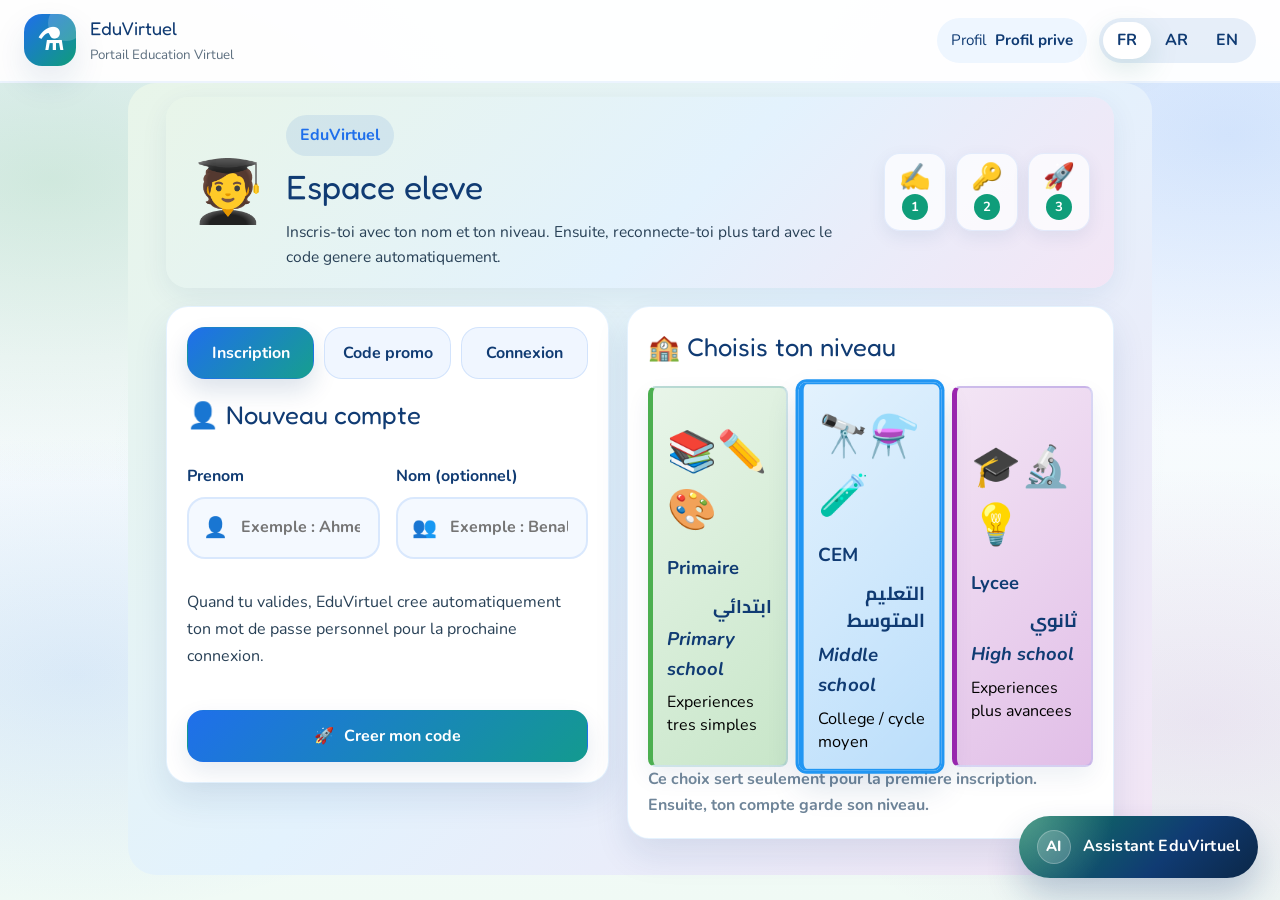
<file: venerable-sprite-294b65-local/dashboard.html>
<!doctype html>
<html lang="fr">
<head>
  <meta charset="utf-8">
  <meta name="viewport" content="width=device-width, initial-scale=1">
  <title>EduVirtuel - Tableau de bord élève</title>
  <link rel="icon" href="favicon.svg">
  <link rel="stylesheet" href="style.css?v=20260504-quiz-ui">
</head>
<body data-page="dashboard" data-lang="fr">
  <header class="topbar">
    <div class="topbar-inner">
      <a class="brand" href="index.html">
        <span class="brand-mark">V</span>
        <span>
          <strong>EduVirtuel</strong>
          <small>
            <span class="lang-fr">Portail Éducation Virtuel</span>
            <span class="lang-ar">بوابة التعليم الافتراضي</span>
            <span class="lang-en">Virtual Education Portal</span>
          </small>
        </span>
      </a>
      <button class="menu-toggle" type="button" aria-label="Menu"><span></span><span></span><span></span></button>
      <div class="topbar-nav">
        <div class="student-pill">
          <span class="lang-fr">Profil</span>
          <span class="lang-ar">الملف</span>
          <span class="lang-en">Profile</span>
          <strong data-student-display></strong>
        </div>
        <div class="lang-switch" aria-label="Language">
          <button type="button" class="lang-btn" data-lang="fr">FR</button>
          <button type="button" class="lang-btn" data-lang="ar">AR</button>
          <button type="button" class="lang-btn" data-lang="en">EN</button>
        </div>
        <button type="button" class="secondary-btn logout-btn">
          <span class="lang-fr">Se déconnecter</span>
          <span class="lang-ar">تسجيل الخروج</span>
          <span class="lang-en">Log out</span>
        </button>
      </div>
    </div>
  </header>

  <main class="page-shell dashboard-page">
    <section class="page-intro fade-up dashboard-hero">
      <span class="eyebrow">EduVirtuel</span>
      <h1>
        <span class="lang-fr">Ta matière est prête</span>
        <span class="lang-ar">مادتك جاهزة</span>
        <span class="lang-en">Your subject is ready</span>
      </h1>
      <p class="welcome-line" data-dashboard-welcome></p>
    </section>

    <section class="dashboard-flow fade-up delay-1">
      <div><span class="step-icon" aria-hidden="true">✓</span><strong>1</strong><span class="lang-fr">Niveau gardé</span><span class="lang-ar">تم حفظ المستوى</span><span class="lang-en">Level saved</span></div>
      <div><span class="step-icon" aria-hidden="true">📚</span><strong>2</strong><span class="lang-fr">Matière adaptée</span><span class="lang-ar">مادة مناسبة</span><span class="lang-en">Matching subject</span></div>
      <div><span class="step-icon" aria-hidden="true">🚀</span><strong>3</strong><span class="lang-fr">Expériences filtrées</span><span class="lang-ar">تجارب مصفاة</span><span class="lang-en">Filtered experiments</span></div>
    </section>

    <section class="dashboard-selected-layout">
      <article class="selected-level-panel fade-up delay-2" data-dashboard-level-summary></article>

      <article class="panel-card subject-panel fade-up delay-3">
        <div class="panel-head">
          <h2>
            <span class="lang-fr">Matière disponible</span>
            <span class="lang-ar">المادة المتاحة</span>
            <span class="lang-en">Available subject</span>
          </h2>
          <p>
            <span class="lang-fr">Cette liste est déjà filtrée avec le niveau choisi au départ.</span>
            <span class="lang-ar">هذه القائمة مصفاة مسبقاً حسب المستوى الذي اخترته في البداية.</span>
            <span class="lang-en">This list is already filtered using the level you chose first.</span>
          </p>
        </div>
        <div id="subject-grid" class="card-grid subject-grid empty-state">
          <div class="empty-card">
            <span class="lang-fr">Chargement des matières...</span>
            <span class="lang-ar">جاري تحميل المواد...</span>
            <span class="lang-en">Loading subjects...</span>
          </div>
        </div>
      </article>
    </section>
  </main>

  <div id="assistant-root"></div>
  <script defer src="script.js?v=20260504-quiz-ui"></script>
</body>
</html>
</file>
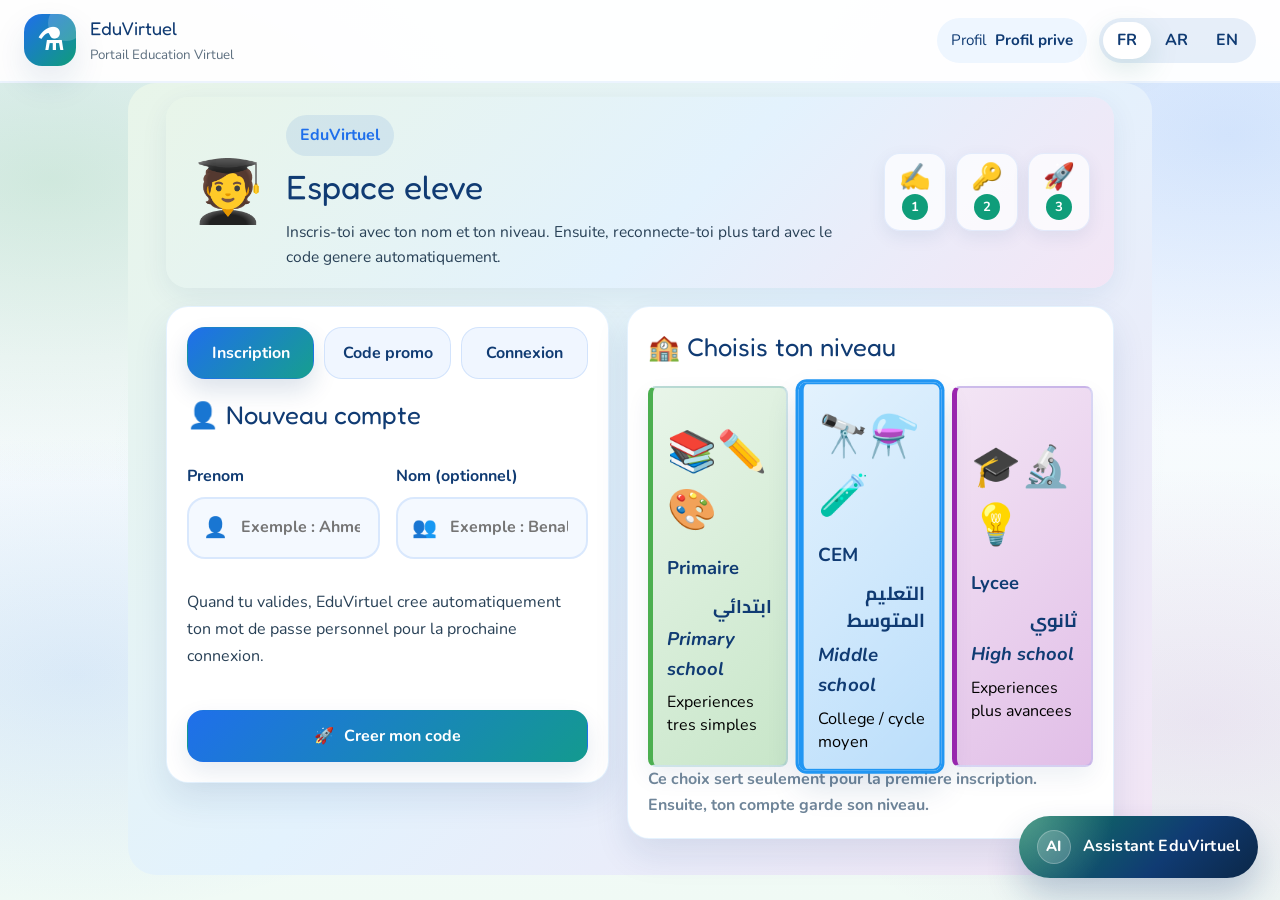
<file: venerable-sprite-294b65-local/experiences.html>
<!doctype html>
<html lang="fr">
<head>
  <meta charset="utf-8">
  <meta name="viewport" content="width=device-width, initial-scale=1">
  <title>EduVirtuel - Expériences</title>
  <link rel="icon" href="favicon.svg">
  <link rel="stylesheet" href="style.css?v=20260504-quiz-ui">
</head>
<body data-page="experiences" data-lang="fr">
  <header class="topbar">
    <div class="topbar-inner">
      <a class="brand" href="index.html">
        <span class="brand-mark">V</span>
        <span>
          <strong>EduVirtuel</strong>
          <small><span class="lang-fr">Portail Éducation Virtuel</span><span class="lang-ar">بوابة التعليم الافتراضي</span><span class="lang-en">Virtual Education Portal</span></small>
        </span>
      </a>
      <button class="menu-toggle" type="button" aria-label="Menu"><span></span><span></span><span></span></button>
      <div class="topbar-nav">
        <div class="student-pill"><span class="lang-fr">Profil</span><span class="lang-ar">الملف</span><span class="lang-en">Profile</span><strong data-student-display></strong></div>
        <div class="lang-switch" aria-label="Language"><button type="button" class="lang-btn" data-lang="fr">FR</button><button type="button" class="lang-btn" data-lang="ar">AR</button><button type="button" class="lang-btn" data-lang="en">EN</button></div>
        <button type="button" class="secondary-btn logout-btn"><span class="lang-fr">Se déconnecter</span><span class="lang-ar">تسجيل الخروج</span><span class="lang-en">Log out</span></button>
      </div>
    </div>
  </header>

  <main class="page-shell experiences-page">
    <section class="level-experience-banner fade-up" data-level-banner>
      <a class="back-link level-back-link" href="dashboard.html" data-experience-back>
        <span data-back-icon>←</span>
        <span class="lang-fr">Retour</span>
        <span class="lang-ar">رجوع</span>
        <span class="lang-en">Back</span>
      </a>
      <div class="level-banner-icon" data-level-icon aria-hidden="true">🧪⚗️🔭</div>
      <div>
        <span class="eyebrow">EduVirtuel</span>
        <h1 data-level-title></h1>
        <p data-experiences-summary></p>
      </div>
    </section>

    <section class="card-grid experiences-grid dynamic-experiences-grid fade-up delay-1" id="experiment-grid" aria-live="polite"></section>
  </main>

  <div id="assistant-root"></div>
  <script defer src="script.js?v=20260504-quiz-ui"></script>
</body>
</html>
</file>
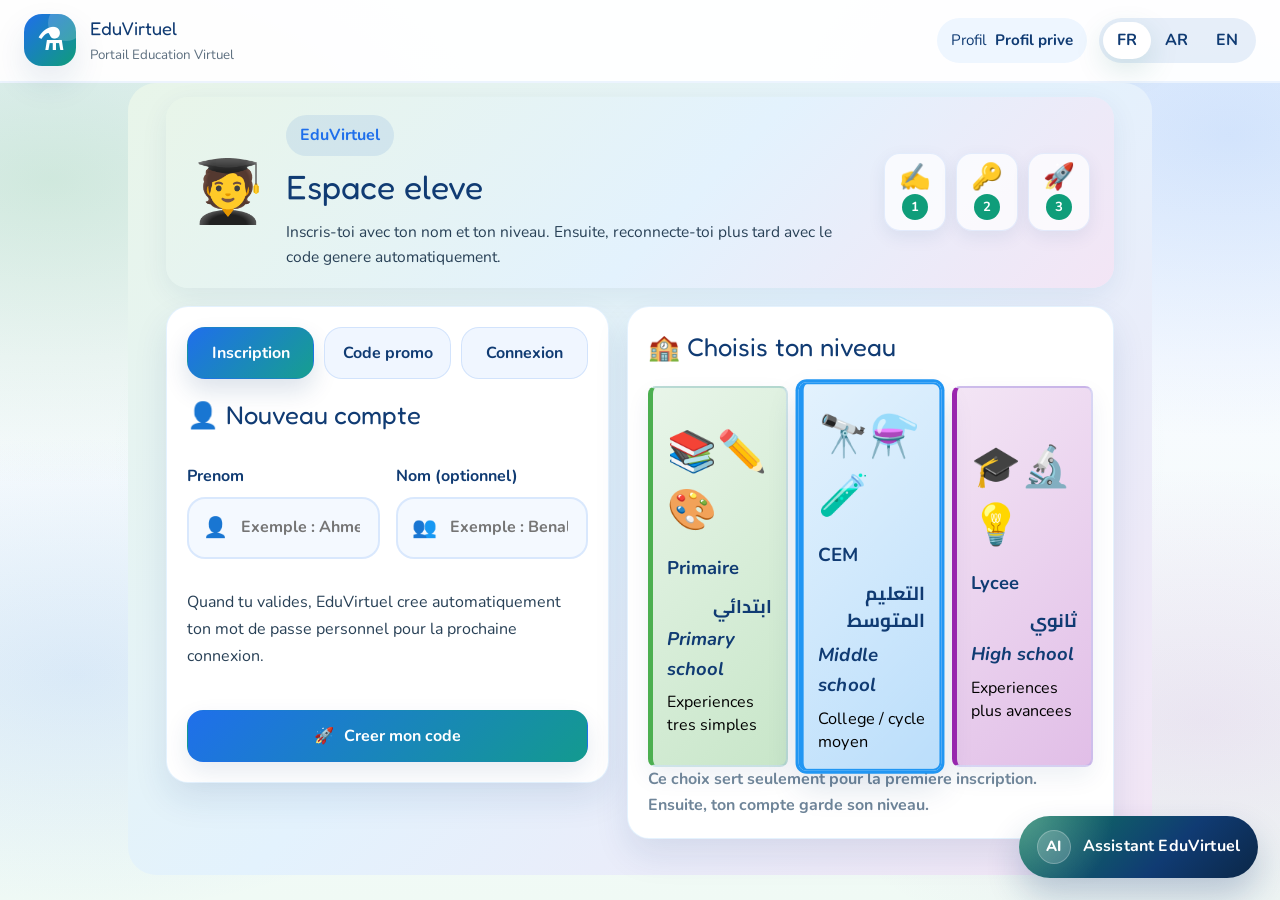
<file: venerable-sprite-294b65-local/masse.html>
<!doctype html>
<html lang="fr">
<head>
  <meta charset="utf-8">
  <meta name="viewport" content="width=device-width, initial-scale=1">
  <title>EduVirtuel - Masses et balance</title>
  <link rel="icon" href="favicon.svg">
  <link rel="stylesheet" href="style.css?v=20260504-quiz-ui">
</head>
<body data-page="experiment" data-lang="fr" data-experiment="masse" data-lab-mode="physics">
  <header class="topbar"><div class="topbar-inner">
    <a class="brand" href="index.html"><span class="brand-mark" aria-hidden="true"></span><span><strong>EduVirtuel</strong><small><span class="lang-fr">Plateforme de laboratoire virtuel</span><span class="lang-ar">&#x645;&#x646;&#x635;&#x629; &#x627;&#x644;&#x645;&#x62E;&#x62A;&#x628;&#x631;</span><span class="lang-en">Virtual lab platform</span></small></span></a>
    <button class="menu-toggle" type="button" aria-label="Menu"><span></span><span></span><span></span></button>
    <div class="topbar-nav">
      <div class="student-pill"><span class="lang-fr">Profil</span><span class="lang-ar">&#x627;&#x644;&#x645;&#x644;&#x641;</span><span class="lang-en">Profile</span><strong data-student-display></strong></div>
      <div class="lang-switch" aria-label="Language"><button type="button" class="lang-btn" data-lang="fr">FR</button><button type="button" class="lang-btn" data-lang="ar">AR</button><button type="button" class="lang-btn" data-lang="en">EN</button></div>
      <a class="secondary-btn" href="dashboard.html" style="text-decoration:none"><span class="lang-fr">&#x2190; Retour</span><span class="lang-ar">&#x627;&#x644;&#x639;&#x648;&#x62F;&#x629; &#x2192;</span><span class="lang-en">&#x2190; Back</span></a>
      <button type="button" class="secondary-btn logout-btn"><span class="lang-fr">Se d&eacute;connecter</span><span class="lang-ar">&#x62A;&#x633;&#x62C;&#x64A;&#x644; &#x627;&#x644;&#x62E;&#x631;&#x648;&#x62C;</span><span class="lang-en">Log out</span></button>
    </div>
  </div></header>
  <div class="page-bg-deco" aria-hidden="true">
    <div class="bg-blob bg-blob-1">&#x2696;&#xFE0F;</div><div class="bg-blob bg-blob-2">&#x1F4CF;</div>
    <div class="bg-blob bg-blob-3">&#x1F9EE;</div><div class="bg-blob bg-blob-4">&#x1F522;</div>
    <div class="bg-molecule bg-molecule-1"></div><div class="bg-molecule bg-molecule-2"></div><div class="bg-molecule bg-molecule-3"></div>
  </div>
  <main class="page-shell experiment-shell">
    <section class="experiment-header fade-up">
      <div>
        <a class="back-link" href="experiences.html"><span class="lang-fr">&#x2190; Retour aux exp&eacute;riences</span><span class="lang-ar">&#x627;&#x644;&#x639;&#x648;&#x62F;&#x629; &#x625;&#x644;&#x649; &#x627;&#x644;&#x62A;&#x62C;&#x627;&#x631;&#x628;</span><span class="lang-en">&#x2190; Back</span></a>
        <h1><span class="lang-fr">Masses et balance</span><span class="lang-ar">&#x627;&#x644;&#x643;&#x62A;&#x644; &#x648;&#x627;&#x644;&#x645;&#x64A;&#x632;&#x627;&#x646;</span><span class="lang-en">Masses and balance</span></h1>
        <div class="badge-row"><span class="badge badge-blue"><span class="lang-fr">Physique &#x2696;&#xFE0F;</span><span class="lang-ar">&#x627;&#x644;&#x641;&#x64A;&#x632;&#x64A;&#x627;&#x621;</span><span class="lang-en">Physics &#x2696;&#xFE0F;</span></span><span class="badge badge-light" data-step-indicator></span></div>
      </div>
      <div class="progress-wrap"><div class="progress-meta"><span class="lang-fr">Progression</span><span class="lang-ar">&#x627;&#x644;&#x62A;&#x642;&#x62F;&#x645;</span><span class="lang-en">Progress</span></div><div class="progress-bar"><div class="progress-fill" data-progress-fill></div></div></div>
    </section>
    <section class="experiment-layout experiment-layout-embedded">
      <section class="panel-card experiment-panel experiment-main-column fade-up delay-1">
        <div class="panel-head panel-head-wide">
          <div>
            <h2><span class="lang-fr">&#x2696;&#xFE0F; Labo 3D reli&eacute;</span><span class="lang-ar">&#x627;&#x644;&#x645;&#x62E;&#x62A;&#x628;&#x631; &#x627;&#x644;&#x62B;&#x644;&#x627;&#x62B;&#x64A; &#x627;&#x644;&#x645;&#x631;&#x62A;&#x628;&#x637;</span><span class="lang-en">&#x2696;&#xFE0F; Linked 3D Lab</span></h2>
            <p><span class="lang-fr">Le labo 3D de physique est reli&eacute; directement &agrave; cette exp&eacute;rience.</span><span class="lang-ar">&#x645;&#x62E;&#x62A;&#x628;&#x631; &#x639;&#x644;&#x648;&#x645; CEM &#x645;&#x631;&#x62A;&#x628;&#x637; &#x645;&#x628;&#x627;&#x634;&#x631;&#x629; &#x628;&#x647;&#x630;&#x647; &#x627;&#x644;&#x62A;&#x62C;&#x631;&#x628;&#x629;.</span><span class="lang-en">The CEM science 3D lab is directly linked to this experiment.</span></p>
          </div>
          <div class="lab-link-summary">
            <span class="badge badge-light"><span class="lang-fr">Labo : Physique 3D</span><span class="lang-ar">&#x627;&#x644;&#x645;&#x62E;&#x62A;&#x628;&#x631;: &#x641;&#x64A;&#x632;&#x64A;&#x627;&#x621; 3D</span><span class="lang-en">Lab: Physics</span></span>
            <div class="lab-actions">
              <button type="button" class="primary-btn" data-load-lab><span class="lang-fr">D&eacute;marrer le labo 3D</span><span class="lang-ar">&#x628;&#x62F;&#x621; &#x627;&#x644;&#x645;&#x62E;&#x62A;&#x628;&#x631;</span><span class="lang-en">Start 3D lab</span></button>
              <button type="button" class="secondary-btn" data-open-lab-full><span class="lang-fr">Ouvrir en grand</span><span class="lang-ar">&#x641;&#x62A;&#x62D; &#x628;&#x62D;&#x62C;&#x645; &#x643;&#x628;&#x64A;&#x631;</span><span class="lang-en">Open fullscreen</span></button>
            </div>
          </div>
        </div>
        <iframe class="lab-frame lab-frame-large" data-lab-frame src="about:blank" loading="lazy" title="EduVirtuel 3D"></iframe>
        <div class="status-box" data-experiment-status></div>
        <div class="finish-row finish-row-inline"><button type="button" class="primary-btn finish-btn" data-finish-experiment><span class="lang-fr">Terminer et voir le r&eacute;sultat</span><span class="lang-ar">&#x625;&#x646;&#x647;&#x627;&#x621; &#x648;&#x639;&#x631;&#x636; &#x627;&#x644;&#x646;&#x62A;&#x64A;&#x62C;&#x629;</span><span class="lang-en">Finish &amp; see result</span></button></div>
      </section>
      <aside class="experiment-side-column">
        <section class="panel-card experiment-panel fade-up delay-2">
          <div class="panel-head"><h2><span class="lang-fr">&#x1F4CB; Guide rapide</span><span class="lang-ar">&#x62F;&#x644;&#x64A;&#x644; &#x633;&#x631;&#x64A;&#x639;</span><span class="lang-en">&#x1F4CB; Quick guide</span></h2><p><span class="lang-fr">Simple &agrave; utiliser.</span><span class="lang-ar">&#x633;&#x647;&#x644; &#x627;&#x644;&#x627;&#x633;&#x62A;&#x639;&#x645;&#x627;&#x644;.</span><span class="lang-en">Easy to use.</span></p></div>
          <ol class="instruction-list">
            <li class="instruction-step" data-step="1"><span class="lang-fr">Ouvrez le labo 3D.</span><span class="lang-ar">&#x627;&#x641;&#x62A;&#x62D; &#x627;&#x644;&#x645;&#x62E;&#x62A;&#x628;&#x631;.</span><span class="lang-en">Open the 3D lab.</span></li>
            <li class="instruction-step" data-step="2"><span class="lang-fr">Rep&eacute;rez la plante, le verre et l&rsquo;eau color&eacute;e.</span><span class="lang-ar">&#x62A;&#x639;&#x631;&#x641; &#x639;&#x644;&#x649; &#x627;&#x644;&#x646;&#x628;&#x62A;&#x629; &#x648;&#x627;&#x644;&#x643;&#x623;&#x633; &#x648;&#x627;&#x644;&#x645;&#x627;&#x621;.</span><span class="lang-en">Locate the plant, glass, coloured water.</span></li>
            <li class="instruction-step" data-step="3"><span class="lang-fr">Suivez la manipulation.</span><span class="lang-ar">&#x627;&#x62A;&#x628;&#x639; &#x62E;&#x637;&#x648;&#x627;&#x62A; &#x627;&#x644;&#x62A;&#x62C;&#x631;&#x628;&#x629;.</span><span class="lang-en">Follow the experiment steps.</span></li>
            <li class="instruction-step" data-step="4"><span class="lang-fr">Observez la tige et les feuilles.</span><span class="lang-ar">&#x644;&#x627;&#x62D;&#x638; &#x627;&#x644;&#x633;&#x627;&#x642; &#x648;&#x627;&#x644;&#x623;&#x648;&#x631;&#x627;&#x642;.</span><span class="lang-en">Observe the stem and leaves.</span></li>
            <li class="instruction-step" data-step="5"><span class="lang-fr">Terminez puis passez au r&eacute;sultat.</span><span class="lang-ar">&#x623;&#x646;&#x647; &#x627;&#x644;&#x646;&#x634;&#x627;&#x637; &#x62B;&#x645; &#x627;&#x646;&#x62A;&#x642;&#x644;.</span><span class="lang-en">Finish then go to result.</span></li>
          </ol>
          <div class="step-actions">
            <button type="button" class="secondary-btn step-action" data-step-complete="2"><span class="lang-fr">Mat&eacute;riel compris</span><span class="lang-ar">&#x641;&#x647;&#x645;&#x62A; &#x627;&#x644;&#x623;&#x62F;&#x648;&#x627;&#x62A;</span><span class="lang-en">Equipment understood</span></button>
            <button type="button" class="secondary-btn step-action" data-step-complete="3"><span class="lang-fr">Observation termin&eacute;e</span><span class="lang-ar">&#x623;&#x646;&#x647;&#x64A;&#x62A; &#x627;&#x644;&#x645;&#x644;&#x627;&#x62D;&#x638;&#x629;</span><span class="lang-en">Observation done</span></button>
            <button type="button" class="secondary-btn step-action" data-step-complete="4"><span class="lang-fr">Conclusion comprise</span><span class="lang-ar">&#x641;&#x647;&#x645;&#x62A; &#x627;&#x644;&#x627;&#x633;&#x62A;&#x646;&#x62A;&#x627;&#x62C;</span><span class="lang-en">Conclusion understood</span></button>
          </div>
        </section>
        <section class="panel-card experiment-panel assistant-panel embedded-assistant fade-up delay-3">
          <div class="assistant-header"><div><h2>&#x1F916; Assistant EduVirtuel</h2><p><span class="lang-fr">Utilisez les boutons rapides ou posez votre question.</span><span class="lang-ar">&#x627;&#x633;&#x62A;&#x639;&#x645;&#x644; &#x627;&#x644;&#x623;&#x632;&#x631;&#x627;&#x631; &#x623;&#x648; &#x627;&#x637;&#x631;&#x62D; &#x633;&#x624;&#x627;&#x644;&#x643;.</span><span class="lang-en">Use quick buttons or ask your question.</span></p></div></div>
          <div class="assistant-messages" data-assistant-messages></div>
          <div class="assistant-shortcuts">
            <button type="button" class="shortcut-btn" data-assistant-shortcut="objectif"><span class="lang-fr">Objectif</span><span class="lang-ar">&#x627;&#x644;&#x647;&#x62F;&#x641;</span><span class="lang-en">Goal</span></button>
            <button type="button" class="shortcut-btn" data-assistant-shortcut="next"><span class="lang-fr">&Eacute;tape suivante</span><span class="lang-ar">&#x627;&#x644;&#x62E;&#x637;&#x648;&#x629; &#x627;&#x644;&#x62A;&#x627;&#x644;&#x64A;&#x629;</span><span class="lang-en">Next step</span></button>
            <button type="button" class="shortcut-btn" data-assistant-shortcut="error"><span class="lang-fr">Erreur fr&eacute;quente</span><span class="lang-ar">&#x62E;&#x637;&#x623; &#x634;&#x627;&#x626;&#x639;</span><span class="lang-en">Common error</span></button>
            <button type="button" class="shortcut-btn" data-assistant-shortcut="lab"><span class="lang-fr">Nom du labo</span><span class="lang-ar">&#x627;&#x633;&#x645; &#x627;&#x644;&#x645;&#x62E;&#x62A;&#x628;&#x631;</span><span class="lang-en">Lab name</span></button>
            <button type="button" class="shortcut-btn" data-assistant-shortcut="quiz"><span class="lang-fr">Quiz</span><span class="lang-ar">&#x627;&#x644;&#x627;&#x62E;&#x62A;&#x628;&#x627;&#x631;</span><span class="lang-en">Quiz</span></button>
          </div>
          <form class="assistant-form" data-assistant-form>
            <input type="text" data-assistant-input data-placeholder-fr="Tapez aide / suivant / erreur" data-placeholder-ar="&#x627;&#x643;&#x62A;&#x628; &#x645;&#x633;&#x627;&#x639;&#x62F;&#x629;" data-placeholder-en="Type help / next / error">
            <button class="primary-btn" type="submit"><span class="lang-fr">Envoyer</span><span class="lang-ar">&#x625;&#x631;&#x633;&#x627;&#x644;</span><span class="lang-en">Send</span></button>
          </form>
        </section>
      </aside>
    </section>
  </main>
  <div id="assistant-root"></div>
  <script defer src="script.js?v=20260504-quiz-ui"></script>
</body>
</html>
</file>
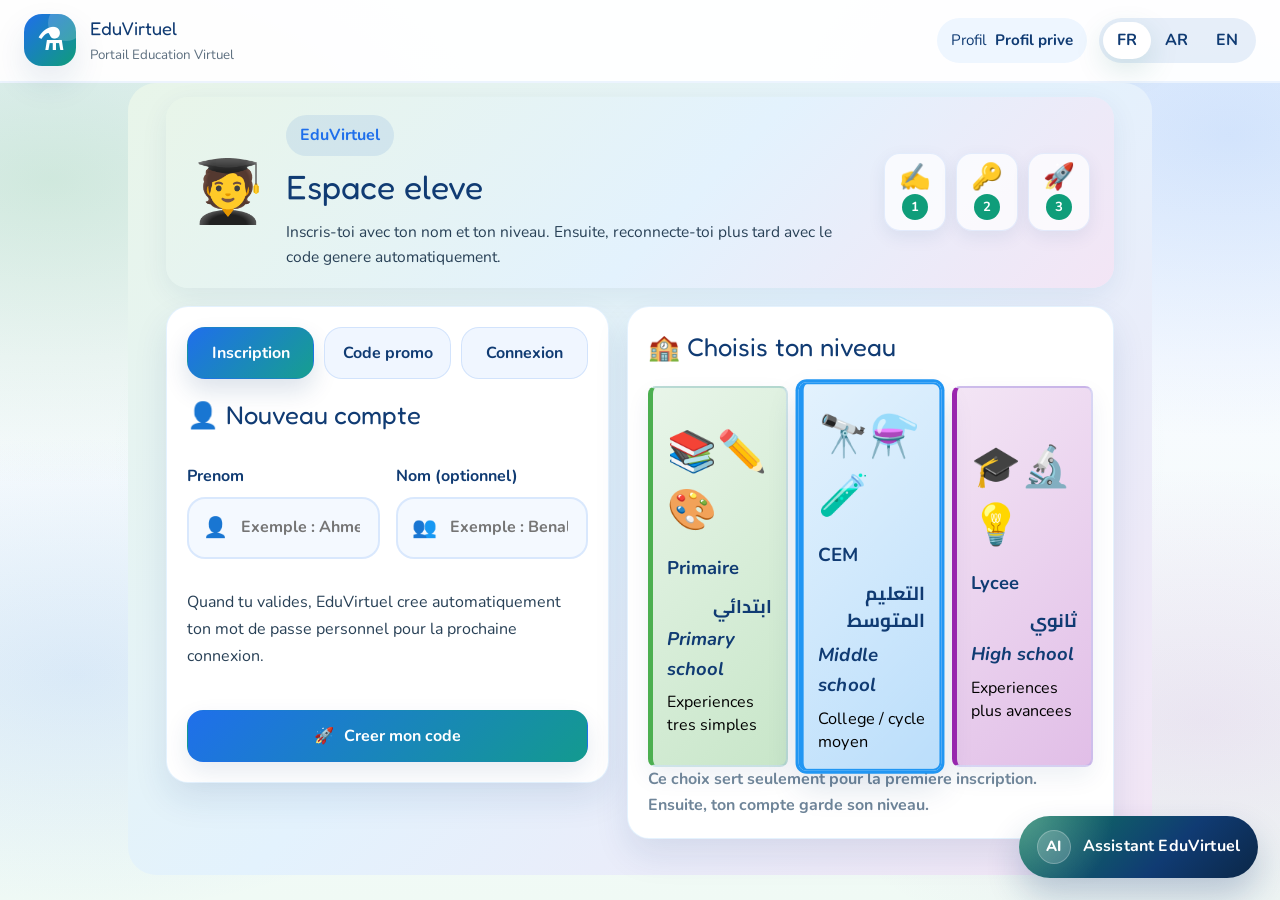
<file: venerable-sprite-294b65-local/plante.html>
<!doctype html>
<html lang="fr">
<head>
  <meta charset="utf-8">
  <meta name="viewport" content="width=device-width, initial-scale=1">
  <title>EduVirtuel - Absorption de l'eau par la plante</title>
  <link rel="icon" href="favicon.svg">
  <link rel="stylesheet" href="style.css?v=20260504-quiz-ui">
</head>
<body data-page="experiment" data-lang="fr" data-experiment="plante" data-lab-mode="biology">
  <header class="topbar"><div class="topbar-inner">
    <a class="brand" href="index.html"><span class="brand-mark" aria-hidden="true"></span><span><strong>EduVirtuel</strong><small><span class="lang-fr">Plateforme de laboratoire virtuel</span><span class="lang-ar">&#x645;&#x646;&#x635;&#x629; &#x627;&#x644;&#x645;&#x62E;&#x62A;&#x628;&#x631;</span><span class="lang-en">Virtual lab platform</span></small></span></a>
    <button class="menu-toggle" type="button" aria-label="Menu"><span></span><span></span><span></span></button>
    <div class="topbar-nav">
      <div class="student-pill"><span class="lang-fr">Profil</span><span class="lang-ar">&#x627;&#x644;&#x645;&#x644;&#x641;</span><span class="lang-en">Profile</span><strong data-student-display></strong></div>
      <div class="lang-switch" aria-label="Language"><button type="button" class="lang-btn" data-lang="fr">FR</button><button type="button" class="lang-btn" data-lang="ar">AR</button><button type="button" class="lang-btn" data-lang="en">EN</button></div>
      <a class="secondary-btn" href="dashboard.html" style="text-decoration:none"><span class="lang-fr">&#x2190; Retour</span><span class="lang-ar">&#x627;&#x644;&#x639;&#x648;&#x62F;&#x629; &#x2192;</span><span class="lang-en">&#x2190; Back</span></a>
      <button type="button" class="secondary-btn logout-btn"><span class="lang-fr">Se d&eacute;connecter</span><span class="lang-ar">&#x62A;&#x633;&#x62C;&#x64A;&#x644; &#x627;&#x644;&#x62E;&#x631;&#x648;&#x62C;</span><span class="lang-en">Log out</span></button>
    </div>
  </div></header>
  <div class="page-bg-deco" aria-hidden="true">
    <div class="bg-blob bg-blob-1">&#x1F331;</div><div class="bg-blob bg-blob-2">&#x1F4A7;</div>
    <div class="bg-blob bg-blob-3">&#x1F33F;</div><div class="bg-blob bg-blob-4">&#x1F30D;</div>
    <div class="bg-molecule bg-molecule-1"></div><div class="bg-molecule bg-molecule-2"></div><div class="bg-molecule bg-molecule-3"></div>
  </div>
  <main class="page-shell experiment-shell">
    <section class="experiment-header fade-up">
      <div>
        <a class="back-link" href="experiences.html"><span class="lang-fr">&#x2190; Retour aux exp&eacute;riences</span><span class="lang-ar">&#x627;&#x644;&#x639;&#x648;&#x62F;&#x629; &#x625;&#x644;&#x649; &#x627;&#x644;&#x62A;&#x62C;&#x627;&#x631;&#x628;</span><span class="lang-en">&#x2190; Back</span></a>
        <h1><span class="lang-fr">Absorption de l&rsquo;eau par la plante</span><span class="lang-ar">&#x627;&#x645;&#x62A;&#x635;&#x627;&#x635; &#x627;&#x644;&#x645;&#x627;&#x621; &#x639;&#x646;&#x62F; &#x627;&#x644;&#x646;&#x628;&#x627;&#x62A;</span><span class="lang-en">Water absorption by the plant</span></h1>
        <div class="badge-row"><span class="badge badge-blue"><span class="lang-fr">Sciences naturelles &#x1F331;</span><span class="lang-ar">&#x627;&#x644;&#x639;&#x644;&#x648;&#x645; &#x627;&#x644;&#x637;&#x628;&#x64A;&#x639;&#x64A;&#x629;</span><span class="lang-en">Natural sciences &#x1F331;</span></span><span class="badge badge-light" data-step-indicator></span></div>
      </div>
      <div class="progress-wrap"><div class="progress-meta"><span class="lang-fr">Progression</span><span class="lang-ar">&#x627;&#x644;&#x62A;&#x642;&#x62F;&#x645;</span><span class="lang-en">Progress</span></div><div class="progress-bar"><div class="progress-fill" data-progress-fill></div></div></div>
    </section>
    <section class="experiment-layout experiment-layout-embedded">
      <section class="panel-card experiment-panel experiment-main-column fade-up delay-1">
        <div class="panel-head panel-head-wide">
          <div>
            <h2><span class="lang-fr">&#x1F331; Labo 3D reli&eacute;</span><span class="lang-ar">&#x627;&#x644;&#x645;&#x62E;&#x62A;&#x628;&#x631; &#x627;&#x644;&#x62B;&#x644;&#x627;&#x62B;&#x64A; &#x627;&#x644;&#x645;&#x631;&#x62A;&#x628;&#x637;</span><span class="lang-en">&#x1F331; Linked 3D Lab</span></h2>
            <p><span class="lang-fr">Le labo 3D de sciences CEM est reli&eacute; directement &agrave; cette exp&eacute;rience.</span><span class="lang-ar">&#x645;&#x62E;&#x62A;&#x628;&#x631; &#x639;&#x644;&#x648;&#x645; CEM &#x645;&#x631;&#x62A;&#x628;&#x637; &#x645;&#x628;&#x627;&#x634;&#x631;&#x629; &#x628;&#x647;&#x630;&#x647; &#x627;&#x644;&#x62A;&#x62C;&#x631;&#x628;&#x629;.</span><span class="lang-en">The CEM science 3D lab is directly linked to this experiment.</span></p>
          </div>
          <div class="lab-link-summary">
            <span class="badge badge-light"><span class="lang-fr">Labo : Sciences CEM</span><span class="lang-ar">&#x627;&#x644;&#x645;&#x62E;&#x62A;&#x628;&#x631;: &#x639;&#x644;&#x648;&#x645; CEM</span><span class="lang-en">Lab: CEM Science</span></span>
            <div class="lab-actions">
              <button type="button" class="primary-btn" data-load-lab><span class="lang-fr">D&eacute;marrer le labo 3D</span><span class="lang-ar">&#x628;&#x62F;&#x621; &#x627;&#x644;&#x645;&#x62E;&#x62A;&#x628;&#x631;</span><span class="lang-en">Start 3D lab</span></button>
              <button type="button" class="secondary-btn" data-open-lab-full><span class="lang-fr">Ouvrir en grand</span><span class="lang-ar">&#x641;&#x62A;&#x62D; &#x628;&#x62D;&#x62C;&#x645; &#x643;&#x628;&#x64A;&#x631;</span><span class="lang-en">Open fullscreen</span></button>
            </div>
          </div>
        </div>
        <iframe class="lab-frame lab-frame-large" data-lab-frame src="about:blank" loading="lazy" title="EduVirtuel 3D"></iframe>
        <div class="status-box" data-experiment-status></div>
        <div class="finish-row finish-row-inline"><button type="button" class="primary-btn finish-btn" data-finish-experiment><span class="lang-fr">Terminer et voir le r&eacute;sultat</span><span class="lang-ar">&#x625;&#x646;&#x647;&#x627;&#x621; &#x648;&#x639;&#x631;&#x636; &#x627;&#x644;&#x646;&#x62A;&#x64A;&#x62C;&#x629;</span><span class="lang-en">Finish &amp; see result</span></button></div>
      </section>
      <aside class="experiment-side-column">
        <section class="panel-card experiment-panel fade-up delay-2">
          <div class="panel-head"><h2><span class="lang-fr">&#x1F4CB; Guide rapide</span><span class="lang-ar">&#x62F;&#x644;&#x64A;&#x644; &#x633;&#x631;&#x64A;&#x639;</span><span class="lang-en">&#x1F4CB; Quick guide</span></h2><p><span class="lang-fr">Simple &agrave; utiliser.</span><span class="lang-ar">&#x633;&#x647;&#x644; &#x627;&#x644;&#x627;&#x633;&#x62A;&#x639;&#x645;&#x627;&#x644;.</span><span class="lang-en">Easy to use.</span></p></div>
          <ol class="instruction-list">
            <li class="instruction-step" data-step="1"><span class="lang-fr">Ouvrez le labo 3D.</span><span class="lang-ar">&#x627;&#x641;&#x62A;&#x62D; &#x627;&#x644;&#x645;&#x62E;&#x62A;&#x628;&#x631;.</span><span class="lang-en">Open the 3D lab.</span></li>
            <li class="instruction-step" data-step="2"><span class="lang-fr">Rep&eacute;rez la plante, le verre et l&rsquo;eau color&eacute;e.</span><span class="lang-ar">&#x62A;&#x639;&#x631;&#x641; &#x639;&#x644;&#x649; &#x627;&#x644;&#x646;&#x628;&#x62A;&#x629; &#x648;&#x627;&#x644;&#x643;&#x623;&#x633; &#x648;&#x627;&#x644;&#x645;&#x627;&#x621;.</span><span class="lang-en">Locate the plant, glass, coloured water.</span></li>
            <li class="instruction-step" data-step="3"><span class="lang-fr">Suivez la manipulation.</span><span class="lang-ar">&#x627;&#x62A;&#x628;&#x639; &#x62E;&#x637;&#x648;&#x627;&#x62A; &#x627;&#x644;&#x62A;&#x62C;&#x631;&#x628;&#x629;.</span><span class="lang-en">Follow the experiment steps.</span></li>
            <li class="instruction-step" data-step="4"><span class="lang-fr">Observez la tige et les feuilles.</span><span class="lang-ar">&#x644;&#x627;&#x62D;&#x638; &#x627;&#x644;&#x633;&#x627;&#x642; &#x648;&#x627;&#x644;&#x623;&#x648;&#x631;&#x627;&#x642;.</span><span class="lang-en">Observe the stem and leaves.</span></li>
            <li class="instruction-step" data-step="5"><span class="lang-fr">Terminez puis passez au r&eacute;sultat.</span><span class="lang-ar">&#x623;&#x646;&#x647; &#x627;&#x644;&#x646;&#x634;&#x627;&#x637; &#x62B;&#x645; &#x627;&#x646;&#x62A;&#x642;&#x644;.</span><span class="lang-en">Finish then go to result.</span></li>
          </ol>
          <div class="step-actions">
            <button type="button" class="secondary-btn step-action" data-step-complete="2"><span class="lang-fr">Mat&eacute;riel compris</span><span class="lang-ar">&#x641;&#x647;&#x645;&#x62A; &#x627;&#x644;&#x623;&#x62F;&#x648;&#x627;&#x62A;</span><span class="lang-en">Equipment understood</span></button>
            <button type="button" class="secondary-btn step-action" data-step-complete="3"><span class="lang-fr">Observation termin&eacute;e</span><span class="lang-ar">&#x623;&#x646;&#x647;&#x64A;&#x62A; &#x627;&#x644;&#x645;&#x644;&#x627;&#x62D;&#x638;&#x629;</span><span class="lang-en">Observation done</span></button>
            <button type="button" class="secondary-btn step-action" data-step-complete="4"><span class="lang-fr">Conclusion comprise</span><span class="lang-ar">&#x641;&#x647;&#x645;&#x62A; &#x627;&#x644;&#x627;&#x633;&#x62A;&#x646;&#x62A;&#x627;&#x62C;</span><span class="lang-en">Conclusion understood</span></button>
          </div>
        </section>
        <section class="panel-card experiment-panel assistant-panel embedded-assistant fade-up delay-3">
          <div class="assistant-header"><div><h2>&#x1F916; Assistant EduVirtuel</h2><p><span class="lang-fr">Utilisez les boutons rapides ou posez votre question.</span><span class="lang-ar">&#x627;&#x633;&#x62A;&#x639;&#x645;&#x644; &#x627;&#x644;&#x623;&#x632;&#x631;&#x627;&#x631; &#x623;&#x648; &#x627;&#x637;&#x631;&#x62D; &#x633;&#x624;&#x627;&#x644;&#x643;.</span><span class="lang-en">Use quick buttons or ask your question.</span></p></div></div>
          <div class="assistant-messages" data-assistant-messages></div>
          <div class="assistant-shortcuts">
            <button type="button" class="shortcut-btn" data-assistant-shortcut="objectif"><span class="lang-fr">Objectif</span><span class="lang-ar">&#x627;&#x644;&#x647;&#x62F;&#x641;</span><span class="lang-en">Goal</span></button>
            <button type="button" class="shortcut-btn" data-assistant-shortcut="next"><span class="lang-fr">&Eacute;tape suivante</span><span class="lang-ar">&#x627;&#x644;&#x62E;&#x637;&#x648;&#x629; &#x627;&#x644;&#x62A;&#x627;&#x644;&#x64A;&#x629;</span><span class="lang-en">Next step</span></button>
            <button type="button" class="shortcut-btn" data-assistant-shortcut="error"><span class="lang-fr">Erreur fr&eacute;quente</span><span class="lang-ar">&#x62E;&#x637;&#x623; &#x634;&#x627;&#x626;&#x639;</span><span class="lang-en">Common error</span></button>
            <button type="button" class="shortcut-btn" data-assistant-shortcut="lab"><span class="lang-fr">Nom du labo</span><span class="lang-ar">&#x627;&#x633;&#x645; &#x627;&#x644;&#x645;&#x62E;&#x62A;&#x628;&#x631;</span><span class="lang-en">Lab name</span></button>
            <button type="button" class="shortcut-btn" data-assistant-shortcut="quiz"><span class="lang-fr">Quiz</span><span class="lang-ar">&#x627;&#x644;&#x627;&#x62E;&#x62A;&#x628;&#x627;&#x631;</span><span class="lang-en">Quiz</span></button>
          </div>
          <form class="assistant-form" data-assistant-form>
            <input type="text" data-assistant-input data-placeholder-fr="Tapez aide / suivant / erreur" data-placeholder-ar="&#x627;&#x643;&#x62A;&#x628; &#x645;&#x633;&#x627;&#x639;&#x62F;&#x629;" data-placeholder-en="Type help / next / error">
            <button class="primary-btn" type="submit"><span class="lang-fr">Envoyer</span><span class="lang-ar">&#x625;&#x631;&#x633;&#x627;&#x644;</span><span class="lang-en">Send</span></button>
          </form>
        </section>
      </aside>
    </section>
  </main>
  <div id="assistant-root"></div>
  <script defer src="script.js?v=20260504-quiz-ui"></script>
</body>
</html>
</file>
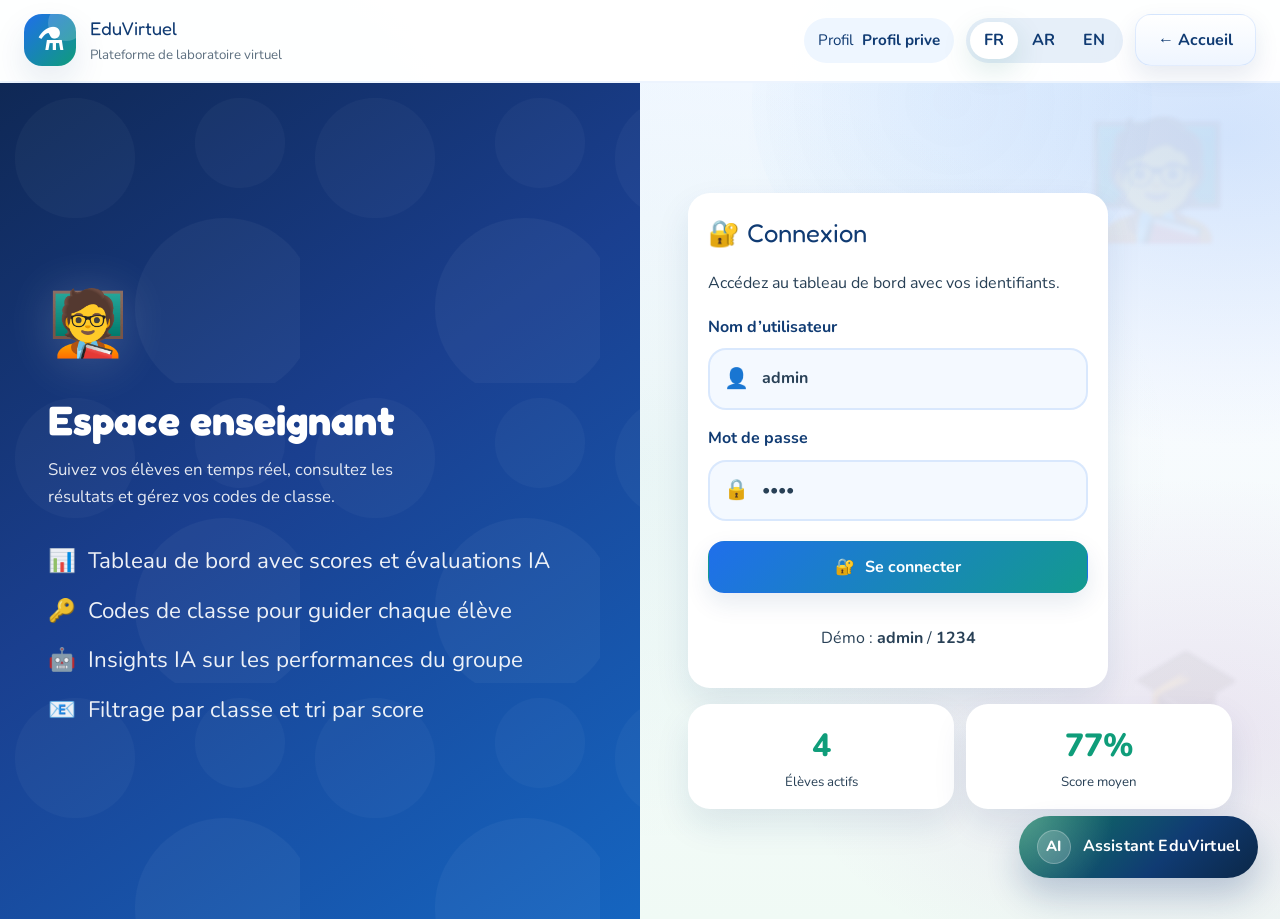
<file: venerable-sprite-294b65-local/prof-dashboard.html>
<!doctype html>
<html lang="fr">
<head>
  <meta charset="utf-8">
  <meta name="viewport" content="width=device-width, initial-scale=1">
  <title>EduVirtuel - Tableau de bord enseignant</title>
  <link rel="icon" href="favicon.svg">
  <link rel="stylesheet" href="style.css?v=20260504-quiz-ui">
</head>
<body data-page="teacher-dashboard" data-lang="fr" class="teacher-page">
  <header class="topbar"><div class="topbar-inner">
    <a class="brand" href="index.html">
      <span class="brand-mark" aria-hidden="true"></span>
      <span><strong>EduVirtuel</strong><small>
        <span class="lang-fr">Plateforme de laboratoire virtuel</span>
        <span class="lang-ar">&#x645;&#x646;&#x635;&#x629; &#x627;&#x644;&#x645;&#x62E;&#x62A;&#x628;&#x631; &#x627;&#x644;&#x627;&#x641;&#x62A;&#x631;&#x627;&#x636;&#x64A;</span>
        <span class="lang-en">Virtual lab platform</span>
      </small></span>
    </a>
    <button class="menu-toggle" type="button" aria-label="Menu"><span></span><span></span><span></span></button>
    <div class="topbar-nav">
      <div class="student-pill"><span class="lang-fr">Profil</span><span class="lang-ar">&#x627;&#x644;&#x645;&#x644;&#x641;</span><span class="lang-en">Profile</span><strong data-student-display></strong></div>
      <div class="lang-switch" aria-label="Language">
        <button type="button" class="lang-btn" data-lang="fr">FR</button>
        <button type="button" class="lang-btn" data-lang="ar">AR</button>
        <button type="button" class="lang-btn" data-lang="en">EN</button>
      </div>
      <a href="index.html" class="secondary-btn" style="text-decoration:none">
        <span class="lang-fr">&#x2190; Accueil</span>
        <span class="lang-ar">&#x627;&#x644;&#x631;&#x626;&#x64A;&#x633;&#x64A;&#x629; &#x2192;</span>
        <span class="lang-en">&#x2190; Home</span>
      </a>
      <button type="button" class="secondary-btn logout-btn">
        <span class="lang-fr">Se d&eacute;connecter</span>
        <span class="lang-ar">&#x62A;&#x633;&#x62C;&#x64A;&#x644; &#x627;&#x644;&#x62E;&#x631;&#x648;&#x62C;</span>
        <span class="lang-en">Log out</span>
      </button>
    </div>
  </div></header>

  <!-- Background decorations -->
  <div class="page-bg-deco" aria-hidden="true">
    <div class="bg-blob bg-blob-1">&#x1F4CA;</div>
    <div class="bg-blob bg-blob-2">&#x1F393;</div>
    <div class="bg-blob bg-blob-3">&#x1F4CB;</div>
    <div class="bg-blob bg-blob-4">&#x1F4C8;</div>
    <div class="bg-molecule bg-molecule-1"></div>
    <div class="bg-molecule bg-molecule-2"></div>
    <div class="bg-molecule bg-molecule-3"></div>
  </div>

  <main class="page-shell" style="max-width:100%;padding:14px 28px 36px;position:relative;z-index:1;">

    <!-- Hero strip -->
    <div class="teacher-hero-strip fade-up">
      <div class="teacher-hero-icon">&#x1F9D1;&#x200D;&#x1F3EB;</div>
      <div class="teacher-hero-text">
        <h1>
          <span class="lang-fr">Tableau de bord enseignant</span>
          <span class="lang-ar">&#x644;&#x648;&#x62D;&#x629; &#x627;&#x644;&#x623;&#x633;&#x62A;&#x627;&#x630;</span>
          <span class="lang-en">Teacher dashboard</span>
        </h1>
        <p>
          <span class="lang-fr">Consultez les r&eacute;sultats, filtrez une classe et ouvrez le d&eacute;tail d&rsquo;un &eacute;l&egrave;ve.</span>
          <span class="lang-ar">&#x627;&#x637;&#x644;&#x639; &#x639;&#x644;&#x649; &#x627;&#x644;&#x646;&#x62A;&#x627;&#x626;&#x62C;&#x60C; &#x635;&#x641;&#x651;&#x650; &#x627;&#x644;&#x628;&#x64A;&#x627;&#x646;&#x627;&#x62A; &#x62D;&#x633;&#x628; &#x627;&#x644;&#x642;&#x633;&#x645; &#x648;&#x627;&#x641;&#x62A;&#x62D; &#x62A;&#x641;&#x627;&#x635;&#x64A;&#x644; &#x643;&#x644; &#x645;&#x62A;&#x639;&#x644;&#x645;.</span>
          <span class="lang-en">View results, filter by class and open a student&rsquo;s detail.</span>
        </p>
      </div>
    </div>

    <!-- Stats bar -->
    <div class="teacher-stats-bar fade-up delay-1" id="teacher-stats-bar">
      <div class="teacher-stat-card">
        <strong id="stat-total">0</strong>
        <small>
          <span class="lang-fr">&#xC9;l&egrave;ves enregistr&eacute;s</span>
          <span class="lang-ar">&#x637;&#x644;&#x627;&#x628; &#x645;&#x633;&#x62C;&#x644;&#x648;&#x646;</span>
          <span class="lang-en">Registered students</span>
        </small>
      </div>
      <div class="teacher-stat-card">
        <strong id="stat-avg">-</strong>
        <small>
          <span class="lang-fr">Score moyen</span>
          <span class="lang-ar">&#x627;&#x644;&#x645;&#x639;&#x62F;&#x644; &#x627;&#x644;&#x639;&#x627;&#x645;</span>
          <span class="lang-en">Average score</span>
        </small>
      </div>
      <div class="teacher-stat-card">
        <strong id="stat-exp">0</strong>
        <small>
          <span class="lang-fr">Exp&eacute;riences compl&eacute;t&eacute;es</span>
          <span class="lang-ar">&#x62A;&#x62C;&#x627;&#x631;&#x628; &#x645;&#x643;&#x62A;&#x645;&#x644;&#x629;</span>
          <span class="lang-en">Completed experiments</span>
        </small>
      </div>
      <div class="teacher-stat-card">
        <strong id="stat-codes">0</strong>
        <small>
          <span class="lang-fr">Codes de classe actifs</span>
          <span class="lang-ar">&#x631;&#x645;&#x648;&#x632; &#x641;&#x635;&#x648;&#x644; &#x646;&#x634;&#x637;&#x629;</span>
          <span class="lang-en">Active class codes</span>
        </small>
      </div>
    </div>

    <!-- Main layout -->
    <section class="teacher-layout fade-up delay-2">
      <article class="panel-card teacher-table-panel">
        <div class="panel-head">
          <h2>&#x1F4CB;
            <span class="lang-fr">Suivi des &eacute;l&egrave;ves</span>
            <span class="lang-ar">&#x645;&#x62A;&#x627;&#x628;&#x639;&#x629; &#x627;&#x644;&#x637;&#x644;&#x627;&#x628;</span>
            <span class="lang-en">Student tracking</span>
          </h2>
        </div>
        <div class="toolbar">
          <label class="filter-field">
            <span class="lang-fr">Filtrer par code classe</span>
            <span class="lang-ar">&#x627;&#x644;&#x62A;&#x635;&#x641;&#x64A;&#x629; &#x62D;&#x633;&#x628; &#x631;&#x645;&#x632; &#x627;&#x644;&#x642;&#x633;&#x645;</span>
            <span class="lang-en">Filter by class code</span>
            <input type="text" id="class-filter" data-placeholder-fr="Ex : CEM2026" data-placeholder-ar="&#x645;&#x62B;&#x627;&#x644;: CEM2026" data-placeholder-en="e.g. CEM2026">
          </label>
          <button type="button" class="secondary-btn" id="sort-score-btn">
            <span class="lang-fr">Trier par score</span>
            <span class="lang-ar">&#x62A;&#x631;&#x62A;&#x64A;&#x628; &#x62D;&#x633;&#x628; &#x627;&#x644;&#x646;&#x62A;&#x64A;&#x62C;&#x629;</span>
            <span class="lang-en">Sort by score</span>
          </button>
        </div>
        <div class="teacher-meta">
          <div class="badge badge-light">
            <span class="lang-fr">Code classe : CEM2026</span>
            <span class="lang-ar">&#x631;&#x645;&#x632; &#x642;&#x633;&#x645; &#x627;&#x644;&#x623;&#x633;&#x62A;&#x627;&#x630;: CEM2026</span>
            <span class="lang-en">Teacher class code: CEM2026</span>
          </div>
        </div>
        <div class="table-wrap">
          <table class="results-table">
            <thead>
              <tr>
                <th><span class="lang-fr">Nom &eacute;l&egrave;ve</span><span class="lang-ar">&#x627;&#x633;&#x645; &#x627;&#x644;&#x645;&#x62A;&#x639;&#x644;&#x645;</span><span class="lang-en">Student name</span></th>
                <th><span class="lang-fr">Classe</span><span class="lang-ar">&#x627;&#x644;&#x642;&#x633;&#x645;</span><span class="lang-en">Class</span></th>
                <th><span class="lang-fr">Niveau</span><span class="lang-ar">&#x627;&#x644;&#x645;&#x633;&#x62A;&#x648;&#x649;</span><span class="lang-en">Level</span></th>
                <th><span class="lang-fr">Exp&eacute;rience</span><span class="lang-ar">&#x627;&#x644;&#x62A;&#x62C;&#x631;&#x628;&#x629;</span><span class="lang-en">Experiment</span></th>
                <th><span class="lang-fr">Score</span><span class="lang-ar">&#x627;&#x644;&#x646;&#x62A;&#x64A;&#x62C;&#x629;</span><span class="lang-en">Score</span></th>
                <th><span class="lang-fr">Evaluation IA</span><span class="lang-ar">&#x62A;&#x642;&#x64A;&#x64A;&#x645; &#x627;&#x644;&#x630;&#x643;&#x627;&#x621; &#x627;&#x644;&#x627;&#x635;&#x637;&#x646;&#x627;&#x639;&#x64A;</span><span class="lang-en">AI evaluation</span></th>
              </tr>
            </thead>
            <tbody id="teacher-table-body"></tbody>
          </table>
        </div>
      </article>

      <div class="teacher-bottom-grid">

        <article class="panel-card fade-up delay-2 teacher-panel-wide">
          <div class="panel-head">
            <h2>&#x1F464;
              <span class="lang-fr">D&eacute;tail &eacute;l&egrave;ve</span>
              <span class="lang-ar">&#x62A;&#x641;&#x627;&#x635;&#x64A;&#x644; &#x627;&#x644;&#x645;&#x62A;&#x639;&#x644;&#x645;</span>
              <span class="lang-en">Student detail</span>
            </h2>
            <p>
              <span class="lang-fr">Cliquez sur une ligne du tableau pour afficher l&rsquo;analyse d&eacute;taill&eacute;e.</span>
              <span class="lang-ar">&#x627;&#x646;&#x642;&#x631; &#x639;&#x644;&#x649; &#x633;&#x637;&#x631; &#x641;&#x64A; &#x627;&#x644;&#x62C;&#x62F;&#x648;&#x644; &#x644;&#x639;&#x631;&#x636; &#x627;&#x644;&#x62A;&#x62D;&#x644;&#x64A;&#x644; &#x627;&#x644;&#x645;&#x641;&#x635;&#x644;.</span>
              <span class="lang-en">Click a row in the table to view detailed analysis.</span>
            </p>
          </div>
          <div id="student-detail" class="detail-card"></div>
        </article>

        <article class="panel-card fade-up delay-3 teacher-accounts-panel">
          <div class="panel-head">
            <h2>&#x1F465;
              <span class="lang-fr">Comptes &eacute;l&egrave;ves</span>
              <span class="lang-ar">&#x62D;&#x633;&#x627;&#x628;&#x627;&#x62A; &#x627;&#x644;&#x62A;&#x644;&#x627;&#x645;&#x64A;&#x630;</span>
              <span class="lang-en">Student accounts</span>
            </h2>
            <p>
              <span class="lang-fr">Les nouveaux comptes cr&eacute;&eacute;s par les &eacute;l&egrave;ves apparaissent ici.</span>
              <span class="lang-ar">&#x62A;&#x638;&#x647;&#x631; &#x647;&#x646;&#x627; &#x627;&#x644;&#x62D;&#x633;&#x627;&#x628;&#x627;&#x62A; &#x627;&#x644;&#x62C;&#x62F;&#x64A;&#x62F;&#x629; &#x627;&#x644;&#x62A;&#x64A; &#x64A;&#x646;&#x634;&#x626;&#x647;&#x627; &#x627;&#x644;&#x62A;&#x644;&#x645;&#x64A;&#x630;.</span>
              <span class="lang-en">New student accounts created by learners appear here.</span>
            </p>
          </div>
          <div id="registered-students-list" class="registered-students-list"></div>
        </article>

        <article class="panel-card fade-up delay-3 teacher-code-panel">
          <div class="panel-head">
            <h2>&#x1F511;
              <span class="lang-fr">Code pour les &eacute;l&egrave;ves</span>
              <span class="lang-ar">&#x631;&#x645;&#x632; &#x644;&#x644;&#x62A;&#x644;&#x627;&#x645;&#x64A;&#x630;</span>
              <span class="lang-en">Student code</span>
            </h2>
            <p>
              <span class="lang-fr">Cr&eacute;ez un code simple. L&rsquo;&eacute;l&egrave;ve le saisit au d&eacute;part pour rejoindre votre classe.</span>
              <span class="lang-ar">&#x623;&#x646;&#x634;&#x626; &#x631;&#x645;&#x632;&#x627; &#x628;&#x633;&#x64A;&#x637;&#x627; &#x64A;&#x62F;&#x62E;&#x644;&#x647; &#x627;&#x644;&#x62A;&#x644;&#x645;&#x64A;&#x630; &#x641;&#x64A; &#x627;&#x644;&#x628;&#x62F;&#x627;&#x64A;&#x629;.</span>
              <span class="lang-en">Create a simple code. The student enters it at the start to join your class.</span>
            </p>
          </div>
          <form id="lab-code-form" class="code-generator-form">
            <label>
              <span class="lang-fr">Type de code</span>
              <span class="lang-ar">&#x646;&#x648;&#x639; &#x627;&#x644;&#x631;&#x645;&#x632;</span>
              <span class="lang-en">Code type</span>
              <select name="codeType">
                <option value="single" selected>Activit&eacute; unique</option>
                <option value="promo">Code promo de classe</option>
              </select>
            </label>
            <label>
              <span class="lang-fr">Niveau</span>
              <span class="lang-ar">&#x627;&#x644;&#x645;&#x633;&#x62A;&#x648;&#x649;</span>
              <span class="lang-en">Level</span>
              <select name="codeLevel">
                <option value="primary">Primaire / &#x627;&#x628;&#x62A;&#x62F;&#x627;&#x626;&#x64A;</option>
                <option value="cem" selected>CEM / &#x645;&#x62A;&#x648;&#x633;&#x637;</option>
                <option value="lycee">Lyc&eacute;e / &#x62B;&#x627;&#x646;&#x648;&#x64A;</option>
              </select>
            </label>
            <label>
              <span class="lang-fr">Activit&eacute;</span>
              <span class="lang-ar">&#x627;&#x644;&#x646;&#x634;&#x627;&#x637;</span>
              <span class="lang-en">Activity</span>
              <select name="codeExperiment">
                <option value="plante">Absorption de l&rsquo;eau par la plante</option>
                <option value="circuit">Circuit &eacute;lectrique</option>
                <option value="masse">Masses et balance</option>
                <option value="chimie">R&eacute;action produisant l&rsquo;hydrog&egrave;ne</option>
              </select>
            </label>
            <fieldset class="promo-labs-field" id="promo-labs-field" hidden>
              <legend>
                <span class="lang-fr">Laboratoires disponibles avec ce code</span>
                <span class="lang-ar">&#x627;&#x644;&#x645;&#x62E;&#x62A;&#x628;&#x631;&#x627;&#x62A; &#x627;&#x644;&#x645;&#x62A;&#x627;&#x62D;&#x629; &#x628;&#x647;&#x630;&#x627; &#x627;&#x644;&#x631;&#x645;&#x632;</span>
                <span class="lang-en">Labs available with this code</span>
              </legend>
              <div class="promo-labs-grid" id="promo-labs-grid"></div>
              <p class="form-note">
                <span class="lang-fr">Cochez seulement les laboratoires autorises pour cette classe.</span>
                <span class="lang-ar">&#x62D;&#x62F;&#x62F; &#x641;&#x642;&#x637; &#x627;&#x644;&#x645;&#x62E;&#x62A;&#x628;&#x631;&#x627;&#x62A; &#x627;&#x644;&#x645;&#x633;&#x645;&#x648;&#x62D;&#x629; &#x644;&#x647;&#x630;&#x627; &#x627;&#x644;&#x642;&#x633;&#x645;.</span>
                <span class="lang-en">Select only the labs allowed for this class.</span>
              </p>
            </fieldset>
            <button type="submit" class="primary-btn">
              <span>&#x1F511;</span>
              <span class="lang-fr">Cr&eacute;er le code</span>
              <span class="lang-ar">&#x625;&#x646;&#x634;&#x627;&#x621; &#x627;&#x644;&#x631;&#x645;&#x632;</span>
              <span class="lang-en">Create code</span>
            </button>
          </form>
          <div id="lab-code-list" class="generated-code-list"></div>
        </article>

        <article class="panel-card fade-up delay-3 teacher-panel-wide">
          <div class="panel-head">
            <h2>&#x1F916;
              <span class="lang-fr">AI Insights</span>
              <span class="lang-ar">&#x631;&#x624;&#x649; &#x627;&#x644;&#x630;&#x643;&#x627;&#x621; &#x627;&#x644;&#x627;&#x635;&#x637;&#x646;&#x627;&#x639;&#x64A;</span>
              <span class="lang-en">AI Insights</span>
            </h2>
            <p>
              <span class="lang-fr">R&eacute;sum&eacute; automatique des performances du groupe.</span>
              <span class="lang-ar">&#x645;&#x644;&#x62E;&#x635; &#x622;&#x644;&#x64A; &#x644;&#x623;&#x62F;&#x627;&#x621; &#x627;&#x644;&#x645;&#x62C;&#x645;&#x648;&#x639;&#x629;.</span>
              <span class="lang-en">Automatic summary of group performance.</span>
            </p>
          </div>
          <div id="teacher-insights" class="insights-list"></div>
        </article>
      </div>
    </section>
  </main>

  <div id="assistant-root"></div>
  <script defer src="script.js?v=20260504-quiz-ui"></script>
</body>
</html>
</file>
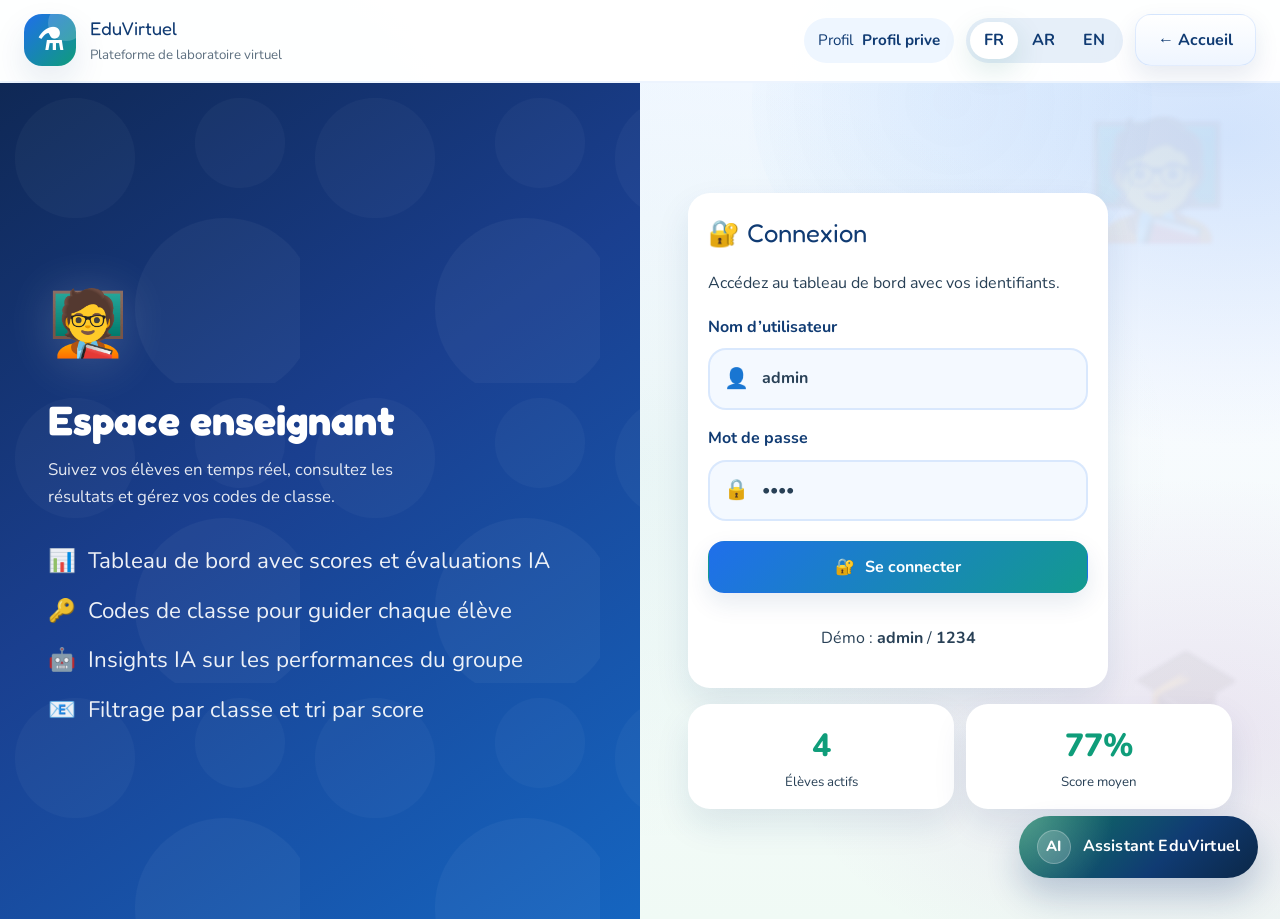
<file: venerable-sprite-294b65-local/prof-login.html>
<!doctype html>
<html lang="fr">
<head>
  <meta charset="utf-8">
  <meta name="viewport" content="width=device-width, initial-scale=1">
  <title>EduVirtuel - Connexion enseignant</title>
  <link rel="icon" href="favicon.svg">
  <link rel="stylesheet" href="style.css?v=20260504-quiz-ui">
</head>
<body data-page="teacher-login" data-lang="fr">
  <header class="topbar"><div class="topbar-inner">
    <a class="brand" href="index.html">
      <span class="brand-mark" aria-hidden="true"></span>
      <span><strong>EduVirtuel</strong><small>
        <span class="lang-fr">Plateforme de laboratoire virtuel</span>
        <span class="lang-ar">&#x645;&#x646;&#x635;&#x629; &#x627;&#x644;&#x645;&#x62E;&#x62A;&#x628;&#x631; &#x627;&#x644;&#x627;&#x641;&#x62A;&#x631;&#x627;&#x636;&#x64A;</span>
        <span class="lang-en">Virtual lab platform</span>
      </small></span>
    </a>
    <button class="menu-toggle" type="button" aria-label="Menu"><span></span><span></span><span></span></button>
    <div class="topbar-nav">
      <div class="student-pill"><span class="lang-fr">Profil</span><span class="lang-ar">&#x627;&#x644;&#x645;&#x644;&#x641;</span><span class="lang-en">Profile</span><strong data-student-display></strong></div>
      <div class="lang-switch" aria-label="Language">
        <button type="button" class="lang-btn" data-lang="fr">FR</button>
        <button type="button" class="lang-btn" data-lang="ar">AR</button>
        <button type="button" class="lang-btn" data-lang="en">EN</button>
      </div>
      <a href="index.html" class="secondary-btn" style="text-decoration:none">
        <span class="lang-fr">&#x2190; Accueil</span>
        <span class="lang-ar">&#x627;&#x644;&#x631;&#x626;&#x64A;&#x633;&#x64A;&#x629; &#x2192;</span>
        <span class="lang-en">&#x2190; Home</span>
      </a>
    </div>
  </div></header>

  <!-- Background decorations -->
  <div class="page-bg-deco" aria-hidden="true">
    <div class="bg-blob bg-blob-1">&#x1F4CA;</div>
    <div class="bg-blob bg-blob-2">&#x1F9D1;&#x200D;&#x1F3EB;</div>
    <div class="bg-blob bg-blob-3">&#x1F4CB;</div>
    <div class="bg-blob bg-blob-4">&#x1F393;</div>
    <div class="bg-molecule bg-molecule-1"></div>
    <div class="bg-molecule bg-molecule-2"></div>
    <div class="bg-molecule bg-molecule-3"></div>
  </div>

  <main style="position:relative;z-index:1;">
    <div class="prof-login-wrap">

      <!-- Left: Hero panel -->
      <div class="prof-login-hero fade-up">
        <div class="prof-login-hero-icon">&#x1F9D1;&#x200D;&#x1F3EB;</div>
        <h2>
          <span class="lang-fr">Espace enseignant</span>
          <span class="lang-ar">&#x641;&#x636;&#x627;&#x621; &#x627;&#x644;&#x623;&#x633;&#x62A;&#x627;&#x630;</span>
          <span class="lang-en">Teacher space</span>
        </h2>
        <p>
          <span class="lang-fr">Suivez vos &eacute;l&egrave;ves en temps r&eacute;el, consultez les r&eacute;sultats et g&eacute;rez vos codes de classe.</span>
          <span class="lang-ar">&#x62A;&#x627;&#x628;&#x639; &#x637;&#x644;&#x627;&#x628;&#x643; &#x641;&#x64A; &#x627;&#x644;&#x648;&#x642;&#x62A; &#x627;&#x644;&#x641;&#x639;&#x644;&#x64A;&#x60C; &#x627;&#x637;&#x644;&#x639; &#x639;&#x644;&#x649; &#x627;&#x644;&#x646;&#x62A;&#x627;&#x626;&#x62C; &#x648;&#x623;&#x62F;&#x651;&#x650;&#x631; &#x631;&#x645;&#x648;&#x632; &#x627;&#x644;&#x641;&#x635;&#x644;.</span>
          <span class="lang-en">Track your students in real time, review results and manage your class codes.</span>
        </p>
        <ul class="prof-feature-list">
          <li><span>&#x1F4CA;</span> <span>
            <span class="lang-fr">Tableau de bord avec scores et &eacute;valuations IA</span>
            <span class="lang-ar">&#x644;&#x648;&#x62D;&#x629; &#x628;&#x627;&#x644;&#x646;&#x62A;&#x627;&#x626;&#x62C; &#x648;&#x62A;&#x642;&#x64A;&#x64A;&#x645;&#x627;&#x62A; &#x627;&#x644;&#x630;&#x643;&#x627;&#x621; &#x627;&#x644;&#x627;&#x635;&#x637;&#x646;&#x627;&#x639;&#x64A;</span>
            <span class="lang-en">Dashboard with scores and AI evaluations</span>
          </span></li>
          <li><span>&#x1F511;</span> <span>
            <span class="lang-fr">Codes de classe pour guider chaque &eacute;l&egrave;ve</span>
            <span class="lang-ar">&#x631;&#x645;&#x648;&#x632; &#x627;&#x644;&#x641;&#x635;&#x644; &#x644;&#x62A;&#x648;&#x62C;&#x64A;&#x647; &#x643;&#x644; &#x62A;&#x644;&#x645;&#x64A;&#x630;</span>
            <span class="lang-en">Class codes to guide each student</span>
          </span></li>
          <li><span>&#x1F916;</span> <span>
            <span class="lang-fr">Insights IA sur les performances du groupe</span>
            <span class="lang-ar">&#x62A;&#x62D;&#x644;&#x64A;&#x644;&#x627;&#x62A; &#x630;&#x643;&#x64A;&#x629; &#x644;&#x623;&#x62F;&#x627;&#x621; &#x627;&#x644;&#x645;&#x62C;&#x645;&#x648;&#x639;&#x629;</span>
            <span class="lang-en">AI insights on group performance</span>
          </span></li>
          <li><span>&#x1F4E7;</span> <span>
            <span class="lang-fr">Filtrage par classe et tri par score</span>
            <span class="lang-ar">&#x62A;&#x635;&#x641;&#x64A;&#x629; &#x62D;&#x633;&#x628; &#x627;&#x644;&#x641;&#x635;&#x644; &#x648;&#x62A;&#x631;&#x62A;&#x64A;&#x628; &#x62D;&#x633;&#x628; &#x627;&#x644;&#x646;&#x62A;&#x64A;&#x62C;&#x629;</span>
            <span class="lang-en">Filter by class and sort by score</span>
          </span></li>
        </ul>
      </div>

      <!-- Right: Login form -->
      <div class="prof-login-form-side fade-up delay-1">
        <section class="form-card">
          <div class="panel-head">
            <h2>&#x1F510;
              <span class="lang-fr">Connexion</span>
              <span class="lang-ar">&#x62A;&#x633;&#x62C;&#x64A;&#x644; &#x627;&#x644;&#x62F;&#x62E;&#x648;&#x644;</span>
              <span class="lang-en">Log in</span>
            </h2>
            <p>
              <span class="lang-fr">Acc&eacute;dez au tableau de bord avec vos identifiants.</span>
              <span class="lang-ar">&#x627;&#x62F;&#x62E;&#x644; &#x628;&#x628;&#x64A;&#x627;&#x646;&#x627;&#x62A;&#x643; &#x644;&#x644;&#x648;&#x635;&#x648;&#x644; &#x625;&#x644;&#x649; &#x644;&#x648;&#x62D;&#x629; &#x627;&#x644;&#x642;&#x64A;&#x627;&#x62F;&#x629;.</span>
              <span class="lang-en">Enter your credentials to access the dashboard.</span>
            </p>
          </div>
          <form id="teacher-login-form" class="stack-form">
            <label class="icon-field">
              <span class="lang-fr">Nom d&rsquo;utilisateur</span>
              <span class="lang-ar">&#x627;&#x633;&#x645; &#x627;&#x644;&#x645;&#x633;&#x62A;&#x62E;&#x62F;&#x645;</span>
              <span class="lang-en">Username</span>
              <span class="input-icon" aria-hidden="true">&#x1F464;</span>
              <input type="text" name="username" required value="admin"
                data-placeholder-fr="Nom d'utilisateur"
                data-placeholder-ar="&#x627;&#x633;&#x645; &#x627;&#x644;&#x645;&#x633;&#x62A;&#x62E;&#x62F;&#x645;"
                data-placeholder-en="Username">
            </label>
            <label class="icon-field">
              <span class="lang-fr">Mot de passe</span>
              <span class="lang-ar">&#x643;&#x644;&#x645;&#x629; &#x627;&#x644;&#x645;&#x631;&#x648;&#x631;</span>
              <span class="lang-en">Password</span>
              <span class="input-icon" aria-hidden="true">&#x1F512;</span>
              <input type="password" name="password" required value="1234"
                data-placeholder-fr="Mot de passe"
                data-placeholder-ar="&#x643;&#x644;&#x645;&#x629; &#x627;&#x644;&#x645;&#x631;&#x648;&#x631;"
                data-placeholder-en="Password">
            </label>
            <button class="primary-btn" type="submit" style="width:100%;margin-top:4px;">
              <span>&#x1F510;</span>
              <span class="lang-fr">Se connecter</span>
              <span class="lang-ar">&#x62A;&#x633;&#x62C;&#x64A;&#x644; &#x627;&#x644;&#x62F;&#x62E;&#x648;&#x644;</span>
              <span class="lang-en">Log in</span>
            </button>
            <p class="form-note" style="text-align:center;">
              <span class="lang-fr">D&eacute;mo : <strong>admin</strong> / <strong>1234</strong></span>
              <span class="lang-ar">&#x628;&#x64A;&#x627;&#x646;&#x627;&#x62A; &#x627;&#x644;&#x639;&#x631;&#x636;: <strong>admin</strong> / <strong>1234</strong></span>
              <span class="lang-en">Demo: <strong>admin</strong> / <strong>1234</strong></span>
            </p>
          </form>
        </section>

        <!-- Quick stats preview below form -->
        <div style="margin-top:16px;display:grid;grid-template-columns:1fr 1fr;gap:12px;">
          <div class="info-card" style="text-align:center;padding:16px;">
            <div style="font-size:2rem;font-weight:800;color:var(--teal);">4</div>
            <div style="font-size:0.83rem;color:var(--text-light);">
              <span class="lang-fr">&#xC9;l&egrave;ves actifs</span>
              <span class="lang-ar">&#x637;&#x644;&#x627;&#x628; &#x646;&#x634;&#x637;&#x648;&#x646;</span>
              <span class="lang-en">Active students</span>
            </div>
          </div>
          <div class="info-card" style="text-align:center;padding:16px;">
            <div style="font-size:2rem;font-weight:800;color:var(--teal);">77%</div>
            <div style="font-size:0.83rem;color:var(--text-light);">
              <span class="lang-fr">Score moyen</span>
              <span class="lang-ar">&#x627;&#x644;&#x645;&#x639;&#x62F;&#x644; &#x627;&#x644;&#x639;&#x627;&#x645;</span>
              <span class="lang-en">Average score</span>
            </div>
          </div>
        </div>
      </div>

    </div>
  </main>

  <div id="assistant-root"></div>
  <script defer src="script.js?v=20260504-quiz-ui"></script>
</body>
</html>
</file>
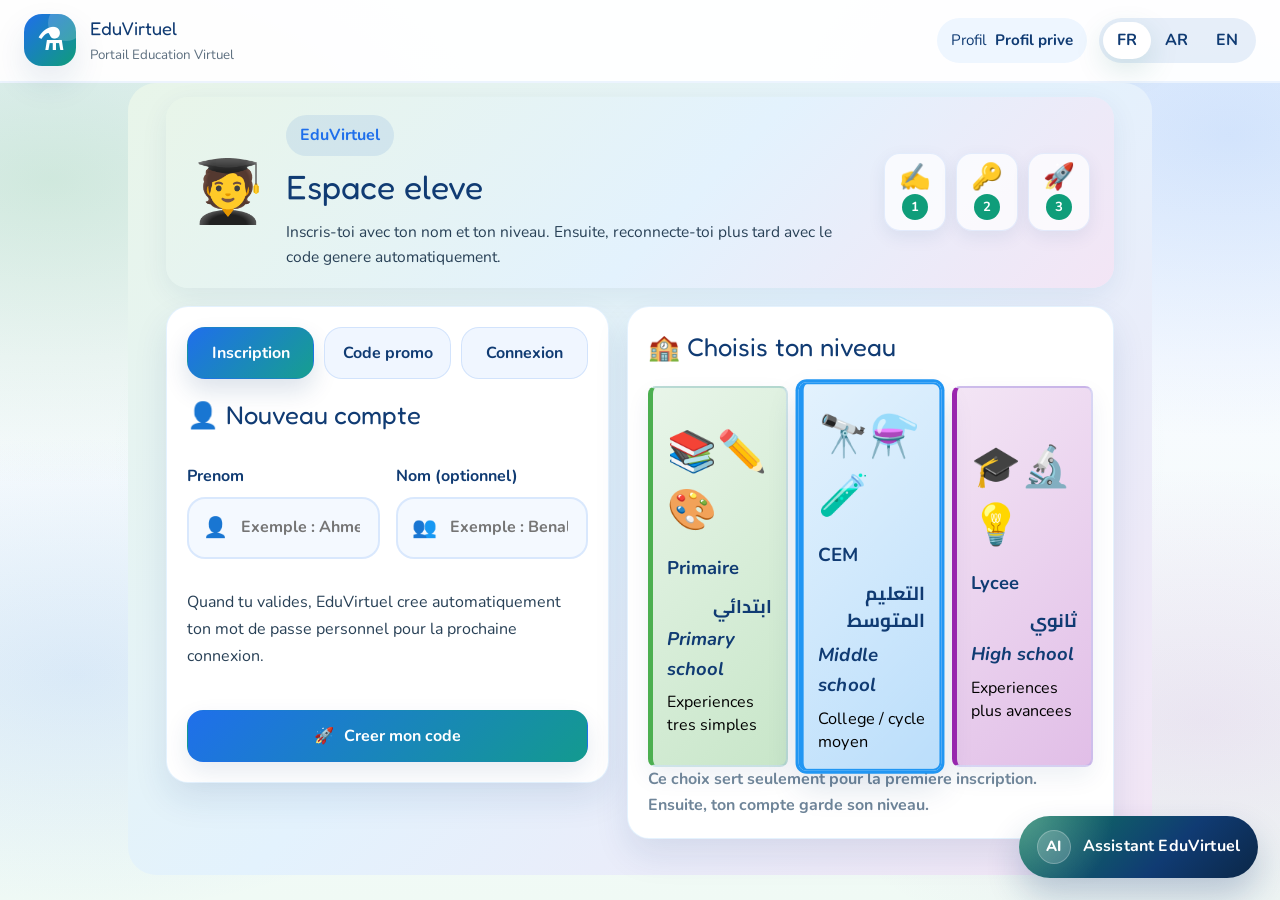
<file: venerable-sprite-294b65-local/quiz.html>
<!doctype html>
<html lang="fr">
<head>
  <meta charset="utf-8">
  <meta name="viewport" content="width=device-width, initial-scale=1">
  <title>EduVirtuel - Quiz</title>
  <link rel="icon" href="favicon.svg">
  <link rel="stylesheet" href="style.css?v=20260504-quiz-ui">
</head>
<body data-page="quiz" data-lang="fr">
  <header class="topbar">
    <div class="topbar-inner">
      <a class="brand" href="index.html">
        <span class="brand-mark">V</span>
        <span>
          <strong>EduVirtuel</strong>
          <small><span class="lang-fr">Plateforme de laboratoire intelligent</span><span class="lang-ar">منصة المختبر الذكي الافتراضي</span><span class="lang-en">Smart virtual laboratory platform</span></small>
        </span>
      </a>
      <button class="menu-toggle" type="button" aria-label="Menu"><span></span><span></span><span></span></button>
      <div class="topbar-nav">
        <div class="student-pill"><span class="lang-fr">Profil</span><span class="lang-ar">الملف</span><span class="lang-en">Profile</span><strong data-student-display></strong></div>
        <div class="lang-switch"><button type="button" class="lang-btn" data-lang="fr">FR</button><button type="button" class="lang-btn" data-lang="ar">AR</button><button type="button" class="lang-btn" data-lang="en">EN</button></div>
        <button type="button" class="secondary-btn logout-btn"><span class="lang-fr">Se deconnecter</span><span class="lang-ar">تسجيل الخروج</span><span class="lang-en">Log out</span></button>
      </div>
    </div>
  </header>

  <main class="page-shell narrow-shell">
    <section class="page-intro fade-up">
      <span class="eyebrow">EduVirtuel</span>
      <h1><span class="lang-fr">Quiz de verification</span><span class="lang-ar">اختبار التحقق</span><span class="lang-en">Verification quiz</span></h1>
      <p data-quiz-title></p>
    </section>
    <section class="quiz-card fade-up delay-1">
      <div class="quiz-progress" data-quiz-progress></div>
      <div id="quiz-stage"></div>
    </section>
  </main>

  <div id="assistant-root"></div>
  <script defer src="script.js?v=20260504-quiz-ui"></script>
</body>
</html>
</file>
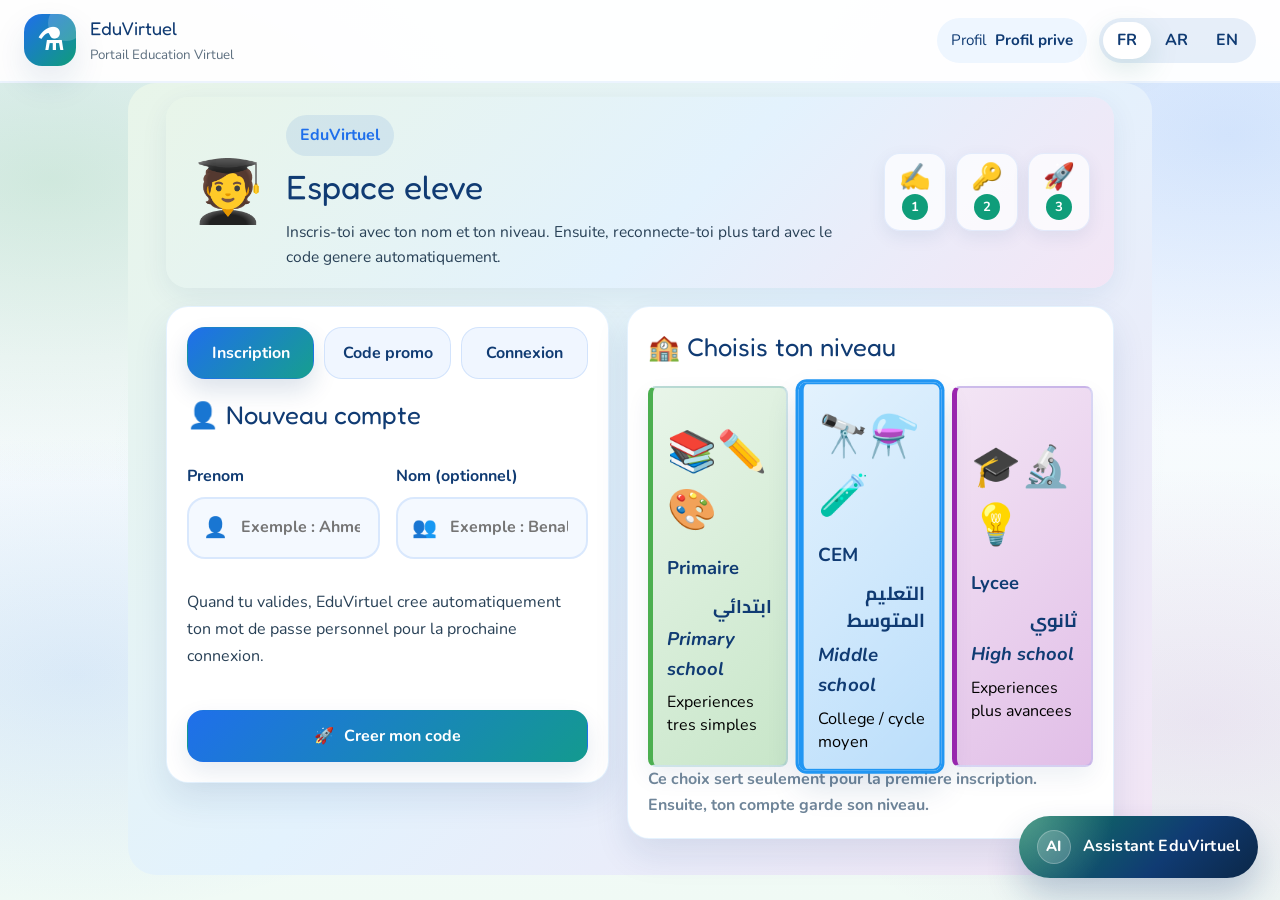
<file: venerable-sprite-294b65-local/result.html>
<!doctype html>
<html lang="fr">
<head>
  <meta charset="utf-8">
  <meta name="viewport" content="width=device-width, initial-scale=1">
  <title>EduVirtuel - Resultat</title>
  <link rel="icon" href="favicon.svg">
  <link rel="stylesheet" href="style.css?v=20260504-quiz-ui">
</head>
<body data-page="result" data-lang="fr">
  <header class="topbar">
    <div class="topbar-inner">
      <a class="brand" href="index.html">
        <span class="brand-mark">V</span>
        <span>
          <strong>EduVirtuel</strong>
          <small><span class="lang-fr">Portail Éducation Virtuel</span><span class="lang-ar">بوابة التعليم الافتراضي</span><span class="lang-en">Virtual Education Portal</span></small>
        </span>
      </a>
      <button class="menu-toggle" type="button" aria-label="Menu"><span></span><span></span><span></span></button>
      <div class="topbar-nav">
        <div class="student-pill"><span class="lang-fr">Profil</span><span class="lang-ar">الملف</span><span class="lang-en">Profile</span><strong data-student-display></strong></div>
        <div class="lang-switch"><button type="button" class="lang-btn" data-lang="fr">FR</button><button type="button" class="lang-btn" data-lang="ar">AR</button><button type="button" class="lang-btn" data-lang="en">EN</button></div>
        <button type="button" class="secondary-btn logout-btn"><span class="lang-fr">Se deconnecter</span><span class="lang-ar">تسجيل الخروج</span><span class="lang-en">Log out</span></button>
      </div>
    </div>
  </header>

  <main class="page-shell narrow-shell">
    <section class="page-intro fade-up">
      <span class="eyebrow">EduVirtuel</span>
      <h1><span class="lang-fr">Tu as termine l activite</span><span class="lang-ar">أنهيت النشاط</span><span class="lang-en">You completed the activity</span></h1>
      <p><span class="lang-fr">Regarde ton resultat, puis passe au quiz de verification.</span><span class="lang-ar">اطلع على نتيجتك ثم انتقل إلى اختبار التحقق.</span><span class="lang-en">Check your result, then continue to the verification quiz.</span></p>
    </section>

    <section class="result-card fade-up delay-1" id="result-card">
      <div class="score-ring" data-result-score>0</div>
      <div class="result-main">
        <h2 data-result-title></h2>
        <p class="result-badge" data-result-badge></p>
        <p data-result-summary></p>
        <div class="tip-box">
          <h3><span class="lang-fr">Conseil simple</span><span class="lang-ar">نصيحة بسيطة</span><span class="lang-en">Simple tip</span></h3>
          <p data-result-tip></p>
        </div>
        <div class="result-stats">
          <div class="stat-tile"><strong data-result-steps></strong><span><span class="lang-fr">etapes reussies</span><span class="lang-ar">خطوات ناجحة</span><span class="lang-en">successful steps</span></span></div>
          <div class="stat-tile"><strong data-result-errors></strong><span><span class="lang-fr">alertes</span><span class="lang-ar">تنبيهات</span><span class="lang-en">alerts</span></span></div>
        </div>
        <div class="hero-actions">
          <a class="primary-btn" href="quiz.html"><span class="lang-fr">Passer le quiz</span><span class="lang-ar">الانتقال إلى الاختبار</span><span class="lang-en">Start the quiz</span></a>
          <a class="secondary-btn" href="experiences.html"><span class="lang-fr">Retour aux experiences</span><span class="lang-ar">العودة إلى التجارب</span><span class="lang-en">Back to experiments</span></a>
        </div>
      </div>
    </section>
  </main>

  <div id="assistant-root"></div>
  <script defer src="script.js?v=20260504-quiz-ui"></script>
</body>
</html>
</file>
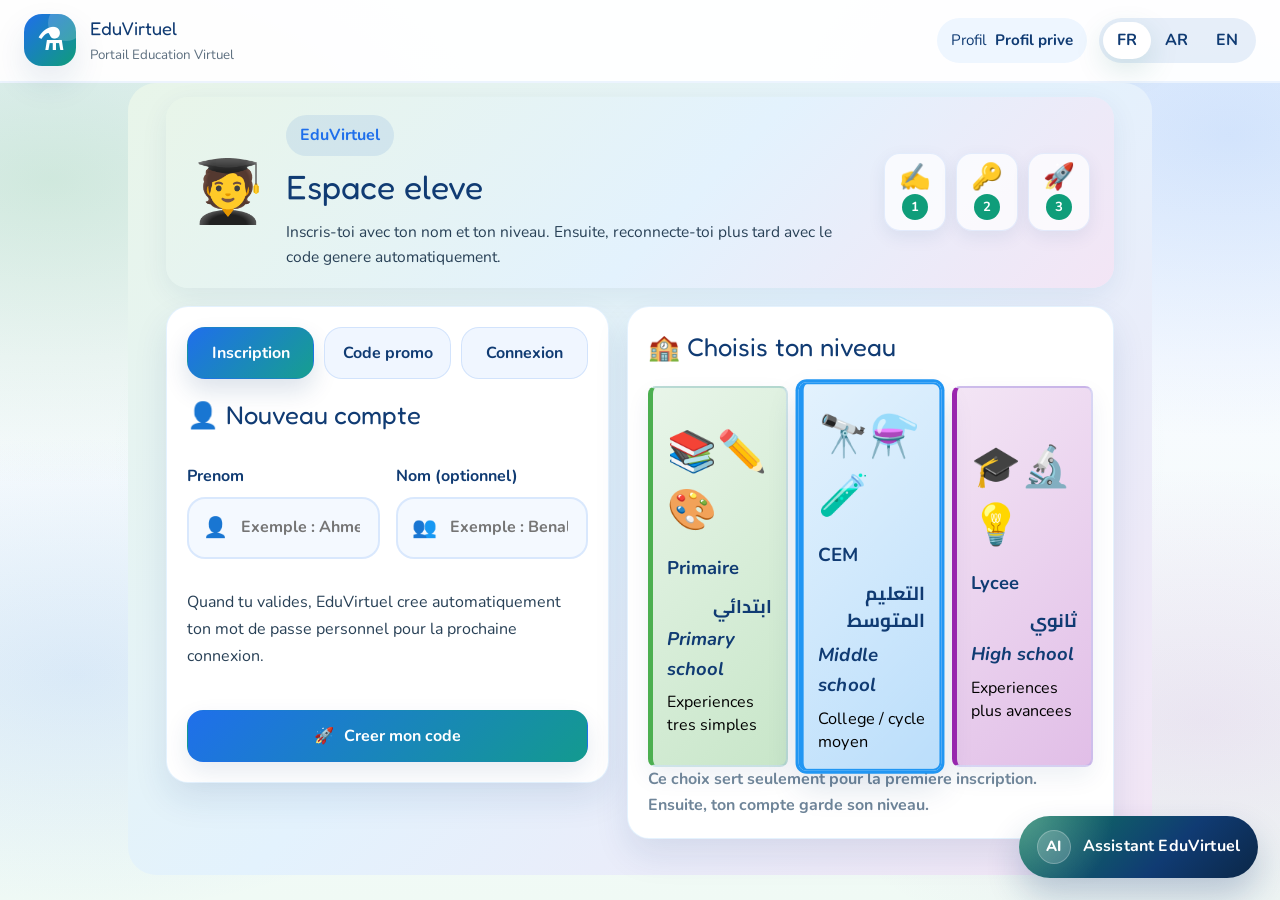
<file: venerable-sprite-294b65-local/student.html>
<!doctype html>
<html lang="fr">
<head>
  <meta charset="utf-8">
  <meta name="viewport" content="width=device-width, initial-scale=1">
  <title>EduVirtuel - Eleve</title>
  <link rel="icon" href="favicon.svg">
  <link rel="stylesheet" href="style.css?v=20260504-quiz-ui">
</head>
<body data-page="student" data-lang="fr">
  <header class="topbar">
    <div class="topbar-inner">
      <a class="brand" href="index.html">
        <span class="brand-mark" aria-hidden="true"></span>
        <span>
          <strong>EduVirtuel</strong>
          <small>
            <span class="lang-fr">Portail Education Virtuel</span>
            <span class="lang-ar">بوابة التعليم الافتراضي</span>
            <span class="lang-en">Virtual Education Portal</span>
          </small>
        </span>
      </a>
      <button class="menu-toggle" type="button" aria-label="Menu"><span></span><span></span><span></span></button>
      <div class="topbar-nav">
        <div class="student-pill">
          <span class="lang-fr">Profil</span>
          <span class="lang-ar">الملف</span>
          <span class="lang-en">Profile</span>
          <strong data-student-display></strong>
        </div>
        <div class="lang-switch" aria-label="Language">
          <button type="button" class="lang-btn" data-lang="fr">FR</button>
          <button type="button" class="lang-btn" data-lang="ar">AR</button>
          <button type="button" class="lang-btn" data-lang="en">EN</button>
        </div>
        <button type="button" class="secondary-btn logout-btn">
          <span class="lang-fr">Se deconnecter</span>
          <span class="lang-ar">تسجيل الخروج</span>
          <span class="lang-en">Log out</span>
        </button>
      </div>
    </div>
  </header>

  <main class="page-shell student-page">
    <div class="student-intro-row fade-up">
      <div class="student-mascot-sm" aria-hidden="true">🧑‍🎓</div>
      <div class="student-intro-copy">
        <span class="eyebrow">EduVirtuel</span>
        <h1>
          <span class="lang-fr">Espace eleve</span>
          <span class="lang-ar">فضاء التلميذ</span>
          <span class="lang-en">Student space</span>
        </h1>
        <p>
          <span class="lang-fr">Inscris-toi avec ton nom et ton niveau. Ensuite, reconnecte-toi plus tard avec le code genere automatiquement.</span>
          <span class="lang-ar">سجل باسمك ومستواك فقط. وبعد ذلك يمكنك العودة لاحقا باستعمال الرمز الذي يتم إنشاؤه تلقائيا.</span>
          <span class="lang-en">Sign up with your name and level only. Later, you can come back using the password code generated automatically.</span>
        </p>
      </div>
      <div class="student-steps-inline" aria-hidden="true">
        <div class="step-badge"><span>✍️</span><strong>1</strong></div>
        <div class="step-badge"><span>🔑</span><strong>2</strong></div>
        <div class="step-badge"><span>🚀</span><strong>3</strong></div>
      </div>
    </div>

    <section class="student-main-grid fade-up delay-1">
      <section class="form-card student-form-card student-auth-card">
        <div class="student-auth-tabs" role="tablist" aria-label="Student access">
          <button type="button" class="student-auth-tab active" data-auth-mode="signup">
            <span class="lang-fr">Inscription</span>
            <span class="lang-ar">انشاء حساب</span>
            <span class="lang-en">Sign up</span>
          </button>
          <button type="button" class="student-auth-tab" data-auth-mode="promo">
            <span class="lang-fr">Code promo</span>
            <span class="lang-ar">رمز القسم</span>
            <span class="lang-en">Promo code</span>
          </button>
          <button type="button" class="student-auth-tab" data-auth-mode="login">
            <span class="lang-fr">Connexion</span>
            <span class="lang-ar">تسجيل الدخول</span>
            <span class="lang-en">Login</span>
          </button>
        </div>

        <form id="student-signup-form" class="stack-form student-auth-form" data-auth-panel="signup">
          <div class="panel-head">
            <h2>👤
              <span class="lang-fr">Nouveau compte</span>
              <span class="lang-ar">حساب جديد</span>
              <span class="lang-en">New account</span>
            </h2>
          </div>
          <div class="student-form-grid">
            <label class="icon-field">
              <span class="lang-fr">Prenom</span>
              <span class="lang-ar">الاسم</span>
              <span class="lang-en">First name</span>
              <span class="input-icon" aria-hidden="true">👤</span>
              <input type="text" name="firstName" required
                data-placeholder-fr="Exemple : Ahmed"
                data-placeholder-ar="مثال: أحمد"
                data-placeholder-en="Example: Ahmed">
            </label>
            <label class="icon-field">
              <span class="lang-fr">Nom (optionnel)</span>
              <span class="lang-ar">اللقب (اختياري)</span>
              <span class="lang-en">Last name (optional)</span>
              <span class="input-icon" aria-hidden="true">👥</span>
              <input type="text" name="lastName"
                data-placeholder-fr="Exemple : Benali"
                data-placeholder-ar="مثال: بن علي"
                data-placeholder-en="Example: Benali">
            </label>
          </div>
          <input type="hidden" name="level">
          <p class="form-note">
            <span class="lang-fr">Quand tu valides, EduVirtuel cree automatiquement ton mot de passe personnel pour la prochaine connexion.</span>
            <span class="lang-ar">عند التأكيد، ينشئ EduVirtuel كلمة مرورك الشخصية تلقائيا من أجل الدخول في المرة القادمة.</span>
            <span class="lang-en">When you continue, EduVirtuel automatically creates your personal password code for the next login.</span>
          </p>
          <button class="primary-btn student-continue-btn" type="submit">
            <span aria-hidden="true">🚀</span>
            <span class="lang-fr">Creer mon code</span>
            <span class="lang-ar">انشاء رمزي</span>
            <span class="lang-en">Create my code</span>
          </button>
        </form>

        <form id="student-promo-form" class="stack-form student-auth-form" data-auth-panel="promo" hidden>
          <div class="panel-head">
            <h2>
              <span class="lang-fr">Rejoindre avec un code promo</span>
              <span class="lang-ar">الانضمام برمز القسم</span>
              <span class="lang-en">Join with a promo code</span>
            </h2>
          </div>
          <label class="icon-field">
            <span class="lang-fr">Code promo / classe</span>
            <span class="lang-ar">رمز القسم</span>
            <span class="lang-en">Promo / class code</span>
            <span class="input-icon" aria-hidden="true">🏷️</span>
            <input type="text" name="promoCode" required
              data-placeholder-fr="Exemple : CE-PRO-AB12"
              data-placeholder-ar="مثال: CE-PRO-AB12"
              data-placeholder-en="Example: CE-PRO-AB12">
          </label>
          <div class="student-form-grid">
            <label class="icon-field">
              <span class="lang-fr">Prenom</span>
              <span class="lang-ar">الاسم</span>
              <span class="lang-en">First name</span>
              <span class="input-icon" aria-hidden="true">👤</span>
              <input type="text" name="firstName" required
                data-placeholder-fr="Exemple : Ahmed"
                data-placeholder-ar="مثال: أحمد"
                data-placeholder-en="Example: Ahmed">
            </label>
            <label class="icon-field">
              <span class="lang-fr">Nom (optionnel)</span>
              <span class="lang-ar">اللقب (اختياري)</span>
              <span class="lang-en">Last name (optional)</span>
              <span class="input-icon" aria-hidden="true">👥</span>
              <input type="text" name="lastName"
                data-placeholder-fr="Exemple : Benali"
                data-placeholder-ar="مثال: بن علي"
                data-placeholder-en="Example: Benali">
            </label>
          </div>
          <div class="promo-level-preview" id="student-promo-level" hidden></div>
          <p class="form-note">
            <span class="lang-fr">Entre le code donne par le professeur. Le niveau et les laboratoires disponibles seront recuperes automatiquement.</span>
            <span class="lang-ar">أدخل الرمز الذي قدمه الأستاذ. سيتم تحديد المستوى والمختبرات المتاحة تلقائيا.</span>
            <span class="lang-en">Enter the teacher code. The level and available labs will be loaded automatically.</span>
          </p>
          <button class="primary-btn student-continue-btn" type="submit">
            <span aria-hidden="true">🚀</span>
            <span class="lang-fr">Creer mon code avec le promo</span>
            <span class="lang-ar">إنشاء رمزي برمز القسم</span>
            <span class="lang-en">Create my code with promo</span>
          </button>
        </form>

        <form id="student-login-form" class="stack-form student-auth-form" data-auth-panel="login" hidden>
          <div class="panel-head">
            <h2>🔐
              <span class="lang-fr">Connexion rapide</span>
              <span class="lang-ar">دخول سريع</span>
              <span class="lang-en">Quick login</span>
            </h2>
          </div>
          <label class="icon-field">
            <span class="lang-fr">Mot de passe / code</span>
            <span class="lang-ar">كلمة المرور / الرمز</span>
            <span class="lang-en">Password code</span>
            <span class="input-icon" aria-hidden="true">🔒</span>
            <input type="password" name="loginPassword" required
              data-placeholder-fr="Entre seulement ton code"
              data-placeholder-ar="ادخل رمزك فقط"
              data-placeholder-en="Enter only your password code">
          </label>
          <p class="form-note">
            <span class="lang-fr">Pour revenir, entre seulement le code genere lors de la premiere inscription.</span>
            <span class="lang-ar">للعودة، أدخل فقط الرمز الذي تم إنشاؤه عند التسجيل الأول.</span>
            <span class="lang-en">To come back, enter only the code generated during the first signup.</span>
          </p>
          <button class="primary-btn student-continue-btn" type="submit">
            <span aria-hidden="true">🚀</span>
            <span class="lang-fr">Entrer</span>
            <span class="lang-ar">دخول</span>
            <span class="lang-en">Enter</span>
          </button>
        </form>
      </section>

      <section class="form-card student-level-card" id="student-level-panel">
        <div class="panel-head">
          <h2>🏫
            <span class="lang-fr">Choisis ton niveau</span>
            <span class="lang-ar">اختر مستواك</span>
            <span class="lang-en">Choose your level</span>
          </h2>
        </div>
        <div class="quick-level-grid visual-level-grid">
          <button type="button" class="selection-card level-choice level-primary" data-level-choice="primaire">
            <span class="level-icon-cluster" aria-hidden="true">📚✏️🎨</span>
            <strong><span>Primaire</span><span dir="rtl" lang="ar">ابتدائي</span><em>Primary school</em></strong>
            <span><span class="lang-fr">Experiences tres simples</span><span class="lang-ar">تجارب بسيطة جدا</span><span class="lang-en">Very simple experiments</span></span>
          </button>
          <button type="button" class="selection-card level-choice level-cem" data-level-choice="cem">
            <span class="level-icon-cluster" aria-hidden="true">🔭⚗️🧪</span>
            <strong><span>CEM</span><span dir="rtl" lang="ar">التعليم المتوسط</span><em>Middle school</em></strong>
            <span><span class="lang-fr">College / cycle moyen</span><span class="lang-ar">التعليم المتوسط</span><span class="lang-en">Middle school</span></span>
          </button>
          <button type="button" class="selection-card level-choice level-lycee" data-level-choice="lycee">
            <span class="level-icon-cluster" aria-hidden="true">🎓🔬💡</span>
            <strong><span>Lycee</span><span dir="rtl" lang="ar">ثانوي</span><em>High school</em></strong>
            <span><span class="lang-fr">Experiences plus avancees</span><span class="lang-ar">تجارب أكثر تقدما</span><span class="lang-en">More advanced experiments</span></span>
          </button>
        </div>
        <p class="choice-note">
          <span class="lang-fr">Ce choix sert seulement pour la premiere inscription. Ensuite, ton compte garde son niveau.</span>
          <span class="lang-ar">هذا الاختيار مخصص للتسجيل الأول فقط. بعد ذلك يحتفظ الحساب بمستواه.</span>
          <span class="lang-en">This choice is only for the first signup. After that, your account keeps its level.</span>
        </p>
      </section>
    </section>
  </main>

  <div id="assistant-root"></div>
  <script defer src="script.js?v=20260504-quiz-ui"></script>
</body>
</html>
</file>
<file: venerable-sprite-294b65-local/style.css>
@import url('https://fonts.googleapis.com/css2?family=Fredoka+One&family=Cairo:wght@400;700&family=Nunito:wght@400;700;800&display=swap');

:root {
  --primary: #1f6feb;
  --blue: #1f6feb;
  --navy: #103b73;
  --light: #eef6ff;
  --teal: #0f9d7a;
  --orange: #f59f00;
  --green: #2f9e44;
  --text: #284056;
  --white: #ffffff;
  --muted: #6f8599;
  --shadow: 0 16px 34px rgba(16, 59, 115, 0.1);
  --radius: 22px;
}

* {
  box-sizing: border-box;
}

html {
  scroll-behavior: smooth;
}

body {
  margin: 0;
  font-family: "Nunito", "Cairo", sans-serif;
  font-size: 16px;
  line-height: 1.6;
  color: var(--text);
  background:
    radial-gradient(ellipse at 4% 20%, rgba(47, 158, 68, 0.18) 0%, transparent 30%),
    radial-gradient(ellipse at 96% 15%, rgba(31, 111, 235, 0.15) 0%, transparent 28%),
    radial-gradient(ellipse at 6% 75%, rgba(31, 111, 235, 0.12) 0%, transparent 25%),
    radial-gradient(ellipse at 94% 80%, rgba(155, 39, 176, 0.10) 0%, transparent 25%),
    radial-gradient(ellipse at 50% 50%, rgba(15, 157, 122, 0.06) 0%, transparent 60%),
    linear-gradient(180deg, #eef6ff 0%, #f8fbff 40%, #f0faf5 100%);
  min-height: 100vh;
}

body[data-lang="ar"] {
  direction: rtl;
  font-family: "Cairo", "Nunito", sans-serif;
}

body[data-lang="fr"] .lang-ar,
body[data-lang="fr"] .lang-en,
body[data-lang="ar"] .lang-fr,
body[data-lang="ar"] .lang-en,
body[data-lang="en"] .lang-ar {
  display: none !important;
}

body[data-lang="en"] .lang-fr:has(~ .lang-en),
body[data-lang="en"] .lang-fr:has(+ .lang-en) {
  display: none !important;
}

h1,
h2,
h3,
.brand strong,
.loading-logo {
  font-family: "Fredoka One", "Cairo", cursive;
  font-weight: 400;
  letter-spacing: 0;
}

[lang="ar"],
.lang-ar {
  font-family: "Cairo", sans-serif;
}

a {
  color: inherit;
  text-decoration: none;
}

button,
input,
textarea,
select {
  font: inherit;
}

button {
  cursor: pointer;
}

.topbar {
  position: sticky;
  top: 0;
  z-index: 30;
  background: rgba(255, 255, 255, 0.96);
  border-bottom: 2px solid rgba(31, 111, 235, 0.08);
}

.topbar-inner {
  max-width: 1280px;
  margin: 0 auto;
  padding: 14px 24px;
  display: flex;
  align-items: center;
  gap: 18px;
}

.brand {
  display: inline-flex;
  align-items: center;
  gap: 14px;
  min-width: 0;
}

.brand strong {
  display: block;
  color: var(--navy);
  font-size: 1.15rem;
}

.brand small {
  display: block;
  color: var(--text);
  opacity: 0.75;
  margin-top: 2px;
}

.brand-mark {
  width: 52px;
  height: 52px;
  border-radius: 18px;
  display: grid;
  place-items: center;
  background: linear-gradient(135deg, var(--primary), var(--teal));
  color: var(--white);
  font-weight: 800;
  font-size: 0;
  box-shadow: var(--shadow);
  position: relative;
  overflow: hidden;
}

.brand-mark::before {
  content: "⚗";
  position: relative;
  z-index: 1;
  font-size: 1.85rem;
  line-height: 1;
}

.brand-mark::after {
  content: "";
  position: absolute;
  width: 36px;
  height: 36px;
  border-radius: 50%;
  background: rgba(255, 255, 255, 0.18);
  top: -9px;
  inset-inline-end: -8px;
}

.topbar-nav {
  margin-inline-start: auto;
  display: flex;
  align-items: center;
  gap: 12px;
}

.logout-btn {
  display: none;
}

.student-pill {
  display: inline-flex;
  align-items: center;
  gap: 8px;
  background: var(--light);
  color: var(--navy);
  padding: 10px 14px;
  border-radius: 999px;
  font-size: 0.95rem;
}

.lang-switch {
  display: inline-flex;
  padding: 4px;
  border-radius: 999px;
  background: rgba(21, 101, 192, 0.1);
}

.lang-btn {
  border: 0;
  background: transparent;
  border-radius: 999px;
  padding: 9px 14px;
  color: var(--navy);
  font-weight: 700;
}

.lang-btn.active {
  background: var(--white);
  box-shadow: 0 4px 14px rgba(21, 101, 192, 0.14);
}

.lang-btn:hover,
.lang-btn:focus-visible,
.primary-btn:focus-visible,
.secondary-btn:focus-visible,
.ghost-btn:focus-visible,
.selection-card:focus-visible,
.back-link:focus-visible,
input:focus-visible,
button:focus-visible,
a:focus-visible {
  outline: 3px solid rgba(33, 150, 243, 0.35);
  outline-offset: 3px;
}

.menu-toggle {
  display: none;
  margin-inline-start: auto;
  border: 0;
  background: transparent;
  padding: 8px;
}

.menu-toggle span {
  display: block;
  width: 24px;
  height: 2px;
  background: var(--navy);
  margin: 5px 0;
}

.page-shell {
  max-width: 1480px;
  margin: 0 auto;
  padding: 24px 32px 48px;
}

.narrow-shell {
  max-width: 860px;
}

.hero-shell {
  padding-top: 46px;
}

.hero-grid,
.split-layout,
.teacher-layout,
.experiment-layout {
  display: grid;
  gap: 24px;
}

.hero-grid {
  grid-template-columns: minmax(0, 1.2fr) minmax(320px, 420px);
  align-items: center;
}

.feature-grid,
.card-grid,
.action-grid {
  display: grid;
  gap: 18px;
}

.feature-grid {
  grid-template-columns: repeat(3, minmax(0, 1fr));
  margin-top: 28px;
}

.card-grid {
  grid-template-columns: repeat(auto-fit, minmax(220px, 1fr));
}

.experiments-grid {
  grid-template-columns: repeat(auto-fit, minmax(260px, 1fr));
}

.hero-copy h1,
.page-intro h1,
.experiment-header h1 {
  margin: 8px 0 14px;
  color: var(--navy);
  font-size: clamp(2.2rem, 5vw, 3.7rem);
  line-height: 1.08;
}

.page-intro h1 {
  font-size: clamp(1.9rem, 4vw, 2.9rem);
}

.hero-subtitle,
.page-intro p,
.panel-head p,
.hero-quote,
.result-main p,
.experiment-card p,
.info-card p,
.form-note {
  line-height: 1.7;
  color: var(--text);
}

.page-intro p,
.hero-subtitle {
  max-width: 760px;
  font-size: 1.08rem;
}

.eyebrow {
  display: inline-flex;
  align-items: center;
  gap: 10px;
  background: rgba(21, 101, 192, 0.1);
  color: var(--primary);
  padding: 8px 14px;
  border-radius: 999px;
  font-weight: 700;
}

.hero-quote {
  margin: 24px 0;
  padding: 18px 22px;
  border-inline-start: 4px solid var(--teal);
  background: rgba(0, 105, 92, 0.06);
  border-radius: 0 16px 16px 0;
}

body[data-lang="ar"] .hero-quote {
  border-inline-start: 0;
  border-inline-end: 4px solid var(--teal);
  border-radius: 16px 0 0 16px;
}

.hero-actions,
.toolbar,
.action-row,
.toggle-row,
.weight-controls,
.badge-row,
.result-stats,
.finish-row {
  display: flex;
  flex-wrap: wrap;
  gap: 12px;
}

.primary-btn,
.secondary-btn,
.ghost-btn,
.chip-btn,
.selection-card,
.slot-btn,
.back-link {
  transition: transform 0.2s ease, box-shadow 0.2s ease, background 0.2s ease, opacity 0.2s ease;
}

.primary-btn,
.secondary-btn,
.ghost-btn {
  border-radius: 18px;
  padding: 15px 22px;
  border: 0;
  display: inline-flex;
  align-items: center;
  justify-content: center;
  font-weight: 700;
  min-height: 52px;
}

.primary-btn {
  background: linear-gradient(135deg, var(--primary), var(--teal));
  color: var(--white);
  box-shadow: 0 12px 25px rgba(31, 111, 235, 0.18);
}

.secondary-btn {
  background: rgba(21, 101, 192, 0.08);
  color: var(--navy);
}

.ghost-btn {
  background: transparent;
  color: var(--navy);
  border: 1px dashed rgba(13, 71, 161, 0.26);
}

.primary-btn:hover,
.secondary-btn:hover,
.ghost-btn:hover,
.chip-btn:hover,
.selection-card:hover,
.experiment-card:hover,
.info-card:hover,
.slot-btn:hover {
  transform: translateY(-2px);
}

.info-card,
.hero-card,
.form-card,
.panel-card,
.experiment-card,
.result-card,
.quiz-card {
  background: var(--white);
  border-radius: var(--radius);
  box-shadow: var(--shadow);
}

.info-card,
.hero-card,
.form-card,
.panel-card,
.result-card,
.quiz-card {
  padding: 24px;
}

.hero-card {
  background: linear-gradient(160deg, rgba(31, 111, 235, 0.96), rgba(15, 157, 122, 0.92));
  color: var(--white);
}

.glass-card {
  border: 1px solid rgba(255, 255, 255, 0.18);
}

.hero-stat + .hero-stat {
  margin-top: 18px;
}

.hero-stat strong {
  display: block;
  font-size: 2.3rem;
}

.stack-form {
  display: grid;
  gap: 16px;
}

.student-form-grid {
  display: grid;
  grid-template-columns: repeat(2, minmax(0, 1fr));
  gap: 16px;
}

.field-block {
  display: grid;
  gap: 12px;
}

.field-title {
  color: var(--navy);
  font-weight: 800;
}

.quick-level-grid {
  display: grid;
  grid-template-columns: repeat(3, minmax(0, 1fr));
  gap: 14px;
}

.level-choice {
  min-height: 128px;
}

.level-choice.active,
.level-card.active,
.subject-card.active {
  background: linear-gradient(180deg, #ffffff, #ecfff7);
  border-color: rgba(15, 157, 122, 0.55);
  box-shadow: 0 12px 28px rgba(15, 157, 122, 0.16);
}

.choice-note {
  margin: 0;
  color: var(--muted);
  font-weight: 700;
}

.stack-form label,
.filter-field,
.code-generator-form label {
  display: grid;
  gap: 8px;
  font-weight: 700;
  color: var(--navy);
}

.stack-form input,
.filter-field input,
.code-generator-form select,
.assistant-form input {
  width: 100%;
  border: 2px solid rgba(31, 111, 235, 0.12);
  border-radius: 18px;
  padding: 16px 18px;
  color: var(--text);
  background: rgba(238, 246, 255, 0.62);
}

.selection-card,
.slot-btn,
.chip-btn {
  border: 2px solid rgba(31, 111, 235, 0.12);
  background: linear-gradient(180deg, #ffffff, #f5faff);
  padding: 20px;
  border-radius: 22px;
  text-align: start;
  box-shadow: 0 10px 24px rgba(16, 59, 115, 0.07);
}

.selection-card span {
  display: block;
  margin-top: 8px;
  line-height: 1.45;
}

.selection-card strong,
.experiment-card h2,
.panel-head h2,
.result-main h2,
.quiz-card h2 {
  color: var(--navy);
}

.selection-card.active,
.component-btn.active,
.lang-btn.active,
.slot-btn.filled,
.toggle-btn.active {
  border-color: rgba(0, 105, 92, 0.35);
  box-shadow: 0 10px 30px rgba(0, 105, 92, 0.15);
}

.empty-state {
  min-height: 180px;
  place-items: center;
}

.empty-card {
  width: 100%;
  padding: 32px;
  border-radius: 18px;
  background: rgba(227, 242, 253, 0.5);
  border: 1px dashed rgba(13, 71, 161, 0.2);
  text-align: center;
  color: var(--navy);
}

.experiment-card {
  position: relative;
  padding: 24px;
  display: flex;
  flex-direction: column;
  gap: 4px;
}

.experiment-card .primary-btn {
  width: 100%;
  margin-top: auto;
}

.experiment-card.locked {
  opacity: 0.72;
  background: linear-gradient(180deg, #f5f7fa, #eceff1);
}

.lock-chip,
.badge {
  display: inline-flex;
  align-items: center;
  justify-content: center;
  gap: 8px;
  padding: 7px 12px;
  border-radius: 999px;
  font-size: 0.88rem;
  font-weight: 700;
}

.badge-blue {
  background: rgba(21, 101, 192, 0.12);
  color: var(--primary);
}

.badge-teal {
  background: rgba(0, 105, 92, 0.12);
  color: var(--teal);
}

.badge-orange {
  background: rgba(230, 81, 0, 0.12);
  color: var(--orange);
}

.badge-green {
  background: rgba(46, 125, 50, 0.12);
  color: var(--green);
}

.badge-light {
  background: rgba(227, 242, 253, 0.9);
  color: var(--navy);
}

.badge-muted,
.lock-chip {
  background: rgba(55, 71, 79, 0.12);
  color: var(--text);
}

.card-top {
  display: flex;
  justify-content: space-between;
  gap: 12px;
  align-items: center;
  margin-bottom: 18px;
}

.duration {
  color: var(--text);
  font-weight: 700;
}

.split-layout {
  grid-template-columns: repeat(2, minmax(0, 1fr));
}

.dashboard-page {
  max-width: 1180px;
}

.dashboard-hero {
  text-align: center;
}

.dashboard-flow {
  display: grid;
  grid-template-columns: repeat(3, minmax(0, 1fr));
  gap: 16px;
  margin: 24px 0;
}

.dashboard-flow div {
  padding: 18px;
  border-radius: 18px;
  background: rgba(238, 246, 255, 0.88);
  color: var(--navy);
  text-align: center;
  box-shadow: 0 10px 22px rgba(16, 59, 115, 0.06);
}

.dashboard-flow strong {
  display: inline-grid;
  place-items: center;
  width: 34px;
  height: 34px;
  border-radius: 50%;
  background: var(--primary);
  color: #fff;
  margin-bottom: 8px;
}

.dashboard-flow span {
  display: block;
}

.dashboard-selected-layout {
  display: grid;
  grid-template-columns: minmax(280px, 0.9fr) minmax(0, 1.1fr);
  gap: 24px;
  align-items: stretch;
}

.selected-level-panel {
  overflow: hidden;
  border-radius: 8px;
  background: #fff;
  border: 1px solid rgba(16, 59, 115, 0.08);
  border-left: 6px solid var(--level-accent);
  box-shadow: var(--shadow);
}

body[data-lang="ar"] .selected-level-panel {
  border-left-width: 1px;
  border-right: 6px solid var(--level-accent);
}

.selected-level-art {
  min-height: 220px;
  display: grid;
  place-items: center;
  font-size: clamp(4rem, 9vw, 6rem);
  background: color-mix(in srgb, var(--level-accent) 22%, white);
}

.selected-level-copy {
  padding: 24px;
}

.selected-level-copy h2 {
  margin: 14px 0 10px;
}

.selected-level-meta {
  display: flex;
  flex-wrap: wrap;
  gap: 10px;
  margin-top: 18px;
}

.selected-level-meta span,
.subject-action {
  display: inline-flex;
  width: fit-content;
  border-radius: 999px;
  padding: 8px 12px;
  background: rgba(31, 111, 235, 0.1);
  color: var(--navy);
  font-weight: 800;
}

.subject-panel {
  min-height: 100%;
}

.subject-grid {
  grid-template-columns: repeat(auto-fit, minmax(240px, 1fr));
}

.visual-subject-card {
  min-height: 230px;
  border-radius: 8px;
  border-left: 5px solid var(--level-accent);
  display: grid;
  gap: 10px;
  align-content: start;
  background:
    linear-gradient(180deg, color-mix(in srgb, var(--level-accent) 12%, white), #fff);
}

body[data-lang="ar"] .visual-subject-card {
  border-left-width: 2px;
  border-right: 5px solid var(--level-accent);
}

.subject-photo {
  display: grid;
  place-items: center;
  width: 100%;
  min-height: 96px;
  border-radius: 8px;
  font-size: 4rem;
  background:
    radial-gradient(circle at 30% 20%, rgba(255, 255, 255, 0.9), transparent 40%),
    color-mix(in srgb, var(--level-accent) 18%, white);
}

.panel-head {
  margin-bottom: 18px;
}

.panel-head h2,
.result-main h2,
.quiz-card h2,
.assistant-header h2 {
  margin: 0 0 10px;
  font-size: 1.35rem;
}

.experiment-shell {
  max-width: 1220px;
  padding-top: 28px;
  padding-bottom: 24px;
}

.experiment-header {
  display: grid;
  grid-template-columns: minmax(0, 1fr) minmax(220px, 300px);
  align-items: end;
  gap: 18px;
  margin-bottom: 22px;
  padding: clamp(18px, 4vw, 34px);
  border-radius: 28px;
  background:
    radial-gradient(circle at 12% 18%, rgba(76, 175, 80, 0.18), transparent 26%),
    radial-gradient(circle at 86% 26%, rgba(33, 150, 243, 0.2), transparent 30%),
    linear-gradient(135deg, #f7fbff, #eef8f2);
  box-shadow: 0 16px 36px rgba(16, 59, 115, 0.08);
}

.experiment-header h1 {
  font-size: clamp(2rem, 4vw, 3.2rem);
  max-width: 22ch;
  overflow-wrap: anywhere;
}

.progress-wrap {
  min-width: 260px;
}

.progress-meta {
  display: flex;
  justify-content: space-between;
  margin-bottom: 10px;
  color: var(--navy);
  font-weight: 700;
}

.progress-bar {
  width: 100%;
  height: 12px;
  border-radius: 999px;
  background: rgba(55, 71, 79, 0.15);
  overflow: hidden;
}

.progress-fill {
  width: 0;
  height: 100%;
  border-radius: inherit;
  background: linear-gradient(90deg, var(--teal), #00a796);
  transition: width 0.25s ease;
}

.experiment-layout {
  grid-template-columns: minmax(240px, 300px) minmax(0, 1fr) minmax(280px, 340px);
  align-items: start;
}

.experiment-layout-embedded {
  grid-template-columns: minmax(0, 1.42fr) minmax(250px, 300px);
  gap: 22px;
}

.experiment-layout-embedded .panel-card {
  padding: 20px;
}

.experiment-panel {
  min-height: 100%;
}

.experiment-main-column {
  min-width: 0;
}

.experiment-shell {
  max-width: 1760px;
}

.experiment-side-column {
  display: grid;
  gap: 18px;
  align-self: start;
}

.panel-head-wide {
  display: flex;
  justify-content: space-between;
  align-items: flex-start;
  gap: 18px;
}

.lab-link-summary {
  display: grid;
  gap: 10px;
  justify-items: end;
  text-align: end;
}

.lab-actions {
  display: flex;
  flex-wrap: wrap;
  justify-content: flex-end;
  gap: 10px;
}

.instruction-list {
  margin: 0;
  padding-inline-start: 24px;
  display: grid;
  gap: 14px;
}

.instruction-step {
  line-height: 1.6;
  padding: 10px 12px;
  border-radius: 14px;
  background: rgba(227, 242, 253, 0.45);
}

.instruction-step.done {
  background: rgba(46, 125, 50, 0.12);
  color: var(--green);
  font-weight: 700;
}

.component-palette,
.weight-controls {
  display: flex;
  flex-wrap: wrap;
  gap: 12px;
}

.selected-component {
  margin: 16px 0;
  padding: 14px 16px;
  background: rgba(21, 101, 192, 0.08);
  border-radius: 14px;
  color: var(--navy);
  font-weight: 700;
}

.circuit-board {
  display: grid;
  gap: 18px;
  margin: 16px 0;
}

.series-track {
  display: grid;
  grid-template-columns: repeat(4, minmax(0, 1fr));
  gap: 12px;
}

.parallel-track {
  display: flex;
  justify-content: center;
}

.slot-btn {
  min-height: 88px;
  color: var(--navy);
  font-weight: 700;
}

.parallel-slot {
  max-width: 280px;
  width: 100%;
}

.visual-panel,
.observation-card,
.status-box,
.detail-card,
.insights-list,
.quiz-feedback,
.quiz-review-card,
.tip-box {
  margin-top: 18px;
  padding: 18px;
  border-radius: 16px;
  background: rgba(227, 242, 253, 0.45);
}

.status-box {
  min-height: 92px;
  border: 1px solid rgba(21, 101, 192, 0.12);
}

.bulb-visual {
  width: 180px;
  margin: 0 auto 12px;
  text-align: center;
  font-weight: 700;
  color: var(--navy);
}

.bulb-core {
  width: 92px;
  height: 92px;
  margin: 0 auto 12px;
  border-radius: 50%;
  background: #cfd8dc;
  box-shadow: inset 0 0 0 12px rgba(255, 255, 255, 0.7);
  transition: background 0.25s ease, box-shadow 0.25s ease;
}

.bulb-visual.on .bulb-core {
  background: #ffd54f;
  box-shadow: 0 0 34px rgba(255, 213, 79, 0.88), inset 0 0 0 12px rgba(255, 248, 225, 0.8);
}

.plant-visual,
.chemistry-visual,
.balance-visual {
  position: relative;
  height: 280px;
  margin-top: 20px;
  border-radius: 20px;
  background: linear-gradient(180deg, rgba(227, 242, 253, 0.7), rgba(255, 255, 255, 0.96));
  overflow: hidden;
}

.beaker-water {
  position: absolute;
  inset-inline: 32%;
  bottom: 24px;
  height: 32%;
  background: rgba(21, 101, 192, 0.18);
  border-radius: 0 0 28px 28px;
  transition: background 0.3s ease;
}

.plant-stem {
  position: absolute;
  bottom: 54px;
  left: 50%;
  width: 12px;
  height: 140px;
  border-radius: 999px;
  background: #b0bec5;
  transform: translateX(-50%);
  transition: background 0.3s ease;
}

.plant-leaf {
  position: absolute;
  width: 86px;
  height: 42px;
  top: 54px;
  background: rgba(76, 175, 80, 0.55);
  border-radius: 100px 100px 0 100px;
  transition: background 0.3s ease, transform 0.3s ease;
}

.plant-leaf.left {
  left: calc(50% - 92px);
  transform: rotate(-22deg);
}

.plant-leaf.right {
  right: calc(50% - 92px);
  transform: rotate(22deg) scaleX(-1);
}

.plant-visual.stage-1 .beaker-water,
.plant-visual.stage-2 .beaker-water,
.plant-visual.stage-3 .beaker-water,
.plant-visual.stage-4 .beaker-water {
  background: rgba(230, 81, 0, 0.34);
}

.plant-visual.stage-2 .plant-stem,
.plant-visual.stage-3 .plant-stem,
.plant-visual.stage-4 .plant-stem {
  background: linear-gradient(180deg, #ff8a65, #e65100);
}

.plant-visual.stage-3 .plant-leaf,
.plant-visual.stage-4 .plant-leaf {
  background: linear-gradient(180deg, #81c784, #2e7d32);
}

.balance-beam {
  position: absolute;
  top: 106px;
  left: 50%;
  width: 260px;
  height: 8px;
  background: var(--navy);
  transform-origin: center center;
  transform: translateX(-50%) rotate(0deg);
  transition: transform 0.25s ease;
}

.balance-pan {
  position: absolute;
  top: 134px;
  width: 120px;
  height: 80px;
  border-radius: 18px;
  background: rgba(21, 101, 192, 0.12);
  display: grid;
  place-items: center;
  color: var(--navy);
  font-weight: 700;
}

.balance-pan.left {
  left: calc(50% - 180px);
}

.balance-pan.right {
  right: calc(50% - 180px);
}

.balance-visual.left-heavy .balance-beam {
  transform: translateX(-50%) rotate(-8deg);
}

.balance-visual.right-heavy .balance-beam {
  transform: translateX(-50%) rotate(8deg);
}

.chemistry-visual .flask {
  position: absolute;
  left: 50%;
  bottom: 30px;
  width: 180px;
  height: 180px;
  transform: translateX(-50%);
  background: linear-gradient(180deg, rgba(227, 242, 253, 0.2), rgba(21, 101, 192, 0.18));
  clip-path: polygon(24% 8%, 76% 8%, 68% 26%, 68% 92%, 32% 92%, 32% 26%);
  border: 5px solid rgba(13, 71, 161, 0.4);
}

.bubble,
.flame-indicator {
  position: absolute;
  opacity: 0;
  transition: opacity 0.25s ease;
}

.bubble {
  width: 18px;
  height: 18px;
  border-radius: 50%;
  background: rgba(21, 101, 192, 0.3);
}

.bubble-1 { left: 46%; top: 120px; }
.bubble-2 { left: 52%; top: 96px; }
.bubble-3 { left: 49%; top: 72px; }

.flame-indicator {
  width: 24px;
  height: 54px;
  top: 42px;
  left: calc(50% + 110px);
  background: linear-gradient(180deg, #ffd54f, #e65100);
  border-radius: 50% 50% 50% 0;
  transform: rotate(45deg);
}

.chemistry-visual.stage-3 .bubble,
.chemistry-visual.stage-4 .bubble,
.chemistry-visual.stage-5 .bubble,
.chemistry-visual.stage-6 .bubble {
  opacity: 1;
}

.chemistry-visual.stage-5 .flame-indicator,
.chemistry-visual.stage-6 .flame-indicator {
  opacity: 1;
}

.assistant-panel {
  display: flex;
  flex-direction: column;
  min-height: 460px;
}

.assistant-header p {
  margin: 0;
}

.assistant-messages {
  flex: 1;
  overflow: auto;
  display: grid;
  gap: 12px;
  padding-right: 4px;
}

.assistant-message {
  max-width: 92%;
  padding: 12px 14px;
  border-radius: 14px;
  line-height: 1.6;
}

.assistant-message.bot {
  background: rgba(21, 101, 192, 0.1);
  color: var(--navy);
}

.assistant-message.user {
  margin-inline-start: auto;
  background: rgba(0, 105, 92, 0.12);
  color: var(--teal);
}

.assistant-form {
  display: grid;
  grid-template-columns: 1fr auto;
  gap: 10px;
  margin-top: 18px;
}

.assistant-shortcuts {
  display: flex;
  flex-wrap: wrap;
  gap: 10px;
  margin-top: 18px;
}

.shortcut-btn {
  border: 1px solid rgba(21, 101, 192, 0.16);
  background: rgba(21, 101, 192, 0.06);
  color: var(--navy);
  padding: 10px 14px;
  border-radius: 999px;
  font-weight: 700;
  transition: transform 0.18s ease, background 0.18s ease, border-color 0.18s ease;
}

.shortcut-btn:hover {
  transform: translateY(-1px);
  background: rgba(21, 101, 192, 0.12);
  border-color: rgba(21, 101, 192, 0.28);
}

.step-actions {
  display: grid;
  gap: 12px;
  margin-top: 18px;
}

.step-action.active {
  background: rgba(46, 125, 50, 0.12);
  color: var(--green);
}

.lab-frame {
  width: 100%;
  height: clamp(760px, calc(100vh - 170px), 980px);
  min-height: 0;
  margin-top: 14px;
  border: 1px solid rgba(21, 101, 192, 0.12);
  border-radius: 18px;
  background: #f8fbff;
}

.lab-frame-large {
  height: clamp(800px, calc(100vh - 150px), 1040px);
  min-height: 0;
}

.lab-frame.is-idle {
  display: none;
}

.lab-preview {
  min-height: clamp(460px, 46vw, 680px);
  margin-top: 14px;
  border: 1px solid rgba(21, 101, 192, 0.14);
  border-radius: 22px;
  overflow: hidden;
  display: grid;
  grid-template-columns: minmax(220px, 0.85fr) minmax(0, 1.15fr);
  background:
    linear-gradient(135deg, rgba(232, 245, 233, 0.95), rgba(227, 242, 253, 0.95) 55%, rgba(243, 229, 245, 0.92));
  box-shadow: inset 0 0 0 1px rgba(255, 255, 255, 0.45);
}

.lab-preview.is-loading {
  opacity: 0.55;
  filter: saturate(0.8);
}

.lab-preview-scene {
  position: relative;
  min-height: 100%;
  display: grid;
  place-items: center;
  overflow: hidden;
}

.lab-preview-scene::before {
  content: "";
  position: absolute;
  width: min(72%, 280px);
  aspect-ratio: 1;
  border-radius: 50%;
  min-height: 0;
  background:
    radial-gradient(circle at 35% 28%, rgba(255, 255, 255, 0.95), transparent 32%),
    rgba(255, 255, 255, 0.36);
}

.lab-preview-main {
  position: relative;
  z-index: 1;
  font-size: clamp(5.5rem, 13vw, 9rem);
  filter: drop-shadow(0 18px 20px rgba(16, 59, 115, 0.18));
  animation: science-float 3s ease-in-out infinite;
}

.lab-preview-object {
  position: absolute;
  z-index: 2;
  display: grid;
  place-items: center;
  width: 64px;
  height: 64px;
  border-radius: 18px;
  background: rgba(255, 255, 255, 0.72);
  box-shadow: 0 12px 26px rgba(16, 59, 115, 0.12);
  font-size: 2.2rem;
}

.lab-preview-object.object-1 { top: 12%; inset-inline-start: 13%; }
.lab-preview-object.object-2 { top: 20%; inset-inline-end: 12%; }
.lab-preview-object.object-3 { bottom: 17%; inset-inline-start: 18%; }
.lab-preview-object.object-4 { bottom: 12%; inset-inline-end: 17%; }

.lab-preview-copy {
  display: grid;
  align-content: center;
  gap: 14px;
  padding: clamp(22px, 4vw, 42px);
}

.lab-preview-copy h3 {
  margin: 0;
  color: var(--navy);
  font-size: clamp(1.7rem, 4vw, 2.6rem);
}

.lab-preview-copy p {
  margin: 0;
  color: var(--text);
  max-width: 46ch;
}

.lab-preview-tags {
  display: flex;
  flex-wrap: wrap;
  gap: 10px;
  margin-top: 6px;
}

.lab-preview-tags span {
  border-radius: 999px;
  padding: 8px 12px;
  background: rgba(255, 255, 255, 0.76);
  color: var(--navy);
  font-weight: 800;
}

.embedded-assistant {
  display: flex;
}

.experiment-layout-embedded .status-box {
  min-height: 56px;
  margin-top: 12px;
  padding: 12px 14px;
}

.experiment-layout-embedded .finish-row-inline {
  margin-top: 12px;
}

.finish-row {
  justify-content: flex-end;
  margin-top: 24px;
}

.finish-row-inline {
  margin-top: 18px;
}

.simple-flow-card {
  padding-top: 20px;
  padding-bottom: 20px;
  margin-bottom: 24px;
}

.simple-flow-grid {
  display: grid;
  grid-template-columns: repeat(3, minmax(0, 1fr));
  gap: 16px;
}

.simple-flow-grid div,
.linked-lab-chip {
  padding: 16px 18px;
  border-radius: 18px;
  background: rgba(238, 246, 255, 0.78);
  color: var(--navy);
}

.simple-flow-grid strong {
  display: inline-grid;
  place-items: center;
  width: 38px;
  height: 38px;
  border-radius: 50%;
  background: var(--blue);
  color: #fff;
  margin-bottom: 10px;
}

.simple-flow-grid span {
  display: block;
  line-height: 1.5;
}

.linked-lab-chip {
  margin: 14px 0 18px;
  font-weight: 700;
}

.hero-step-list {
  display: grid;
  grid-template-columns: repeat(3, minmax(0, 1fr));
  gap: 12px;
  margin: 24px 0;
}

.hero-step {
  display: grid;
  gap: 8px;
  padding: 16px;
  border-radius: 20px;
  background: rgba(255, 255, 255, 0.82);
  border: 2px solid rgba(31, 111, 235, 0.08);
  box-shadow: 0 10px 24px rgba(16, 59, 115, 0.06);
}

.hero-step strong {
  display: inline-grid;
  place-items: center;
  width: 36px;
  height: 36px;
  border-radius: 50%;
  background: var(--teal);
  color: var(--white);
}

.subject-card strong,
.level-choice strong,
.level-card strong {
  font-size: 1.15rem;
}

.subject-hint {
  color: var(--muted);
}

.score-ring {
  width: 140px;
  height: 140px;
  border-radius: 50%;
  display: grid;
  place-items: center;
  font-size: 2.4rem;
  font-weight: 800;
  color: var(--navy);
  background: radial-gradient(circle at center, #ffffff 45%, rgba(21, 101, 192, 0.14) 46%, rgba(21, 101, 192, 0.14) 100%);
}

.result-card {
  display: grid;
  grid-template-columns: 160px 1fr;
  gap: 24px;
  align-items: center;
}

.result-badge {
  font-size: 1.1rem;
  font-weight: 700;
  color: var(--green);
}

.result-stats {
  margin-top: 18px;
}

.stat-tile {
  min-width: 120px;
  padding: 14px 16px;
  border-radius: 16px;
  background: rgba(227, 242, 253, 0.55);
}

.stat-tile strong {
  display: block;
  color: var(--navy);
  font-size: 1.5rem;
}

.quiz-progress {
  color: var(--navy);
  font-weight: 700;
  margin-bottom: 18px;
}

.quiz-options {
  display: grid;
  gap: 12px;
  margin-top: 18px;
}

.quiz-option {
  border: 1px solid rgba(21, 101, 192, 0.14);
  border-radius: 14px;
  padding: 14px 16px;
  background: #fff;
  color: var(--text);
  text-align: start;
}

.quiz-option.correct {
  background: rgba(46, 125, 50, 0.12);
  color: var(--green);
}

.quiz-option.wrong {
  background: rgba(230, 81, 0, 0.12);
  color: var(--orange);
}

.teacher-layout {
  grid-template-columns: minmax(0, 2fr) minmax(380px, 460px);
}

.side-stack {
  display: grid;
  gap: 24px;
}

.code-generator-form {
  display: grid;
  gap: 14px;
}

.generated-code-list {
  display: grid;
  gap: 12px;
  margin-top: 18px;
}

.promo-labs-field {
  border: 1px solid rgba(31, 111, 235, 0.12);
  border-radius: 18px;
  padding: 14px;
  margin: 0;
}

.promo-labs-field legend {
  padding: 0 8px;
  font-weight: 700;
  color: var(--navy);
}

.promo-labs-grid {
  display: grid;
  grid-template-columns: repeat(auto-fit, minmax(180px, 1fr));
  gap: 10px;
}

.promo-lab-option {
  display: flex;
  align-items: flex-start;
  gap: 10px;
  padding: 12px;
  border-radius: 16px;
  background: rgba(238, 246, 255, 0.72);
  border: 1px solid rgba(31, 111, 235, 0.12);
}

.promo-lab-option input {
  margin-top: 3px;
}

.promo-lab-option strong,
.promo-lab-option span {
  display: block;
}

.promo-lab-option span {
  color: var(--muted);
  font-size: 0.9rem;
}

.generated-code-card {
  display: flex;
  align-items: center;
  justify-content: space-between;
  gap: 12px;
  padding: 14px;
  border-radius: 18px;
  background: rgba(238, 246, 255, 0.72);
  border: 1px solid rgba(31, 111, 235, 0.12);
}

.code-value {
  display: inline-flex;
  margin-bottom: 6px;
  padding: 8px 12px;
  border-radius: 999px;
  background: var(--navy);
  color: var(--white);
  font-weight: 800;
  letter-spacing: 0.08em;
}

.code-meta {
  margin: 2px 0 0;
  color: var(--muted);
  font-size: 0.92rem;
}

.table-wrap {
  overflow: visible;
}

.results-table {
  width: 100%;
  border-collapse: collapse;
}

.results-table thead {
  background: var(--navy);
  color: var(--white);
}

.results-table th,
.results-table td {
  padding: 14px 16px;
  text-align: start;
}

.results-table tbody tr:nth-child(odd) {
  background: rgba(227, 242, 253, 0.35);
}

.results-table tbody tr {
  cursor: pointer;
}

.results-table tbody tr:hover {
  background: rgba(21, 101, 192, 0.12);
}

.detail-card,
.insights-list {
  display: grid;
  gap: 12px;
}

.detail-card h3,
.insights-list h3 {
  margin: 0;
  color: var(--navy);
}

.detail-stat-grid {
  display: grid;
  grid-template-columns: 1fr 1fr;
  gap: 10px;
  margin-bottom: 4px;
}

.detail-stat {
  padding: 12px 14px;
  border-radius: 12px;
  background: rgba(31, 111, 235, 0.06);
  border: 1px solid rgba(31, 111, 235, 0.12);
}

.detail-stat-label {
  font-size: 0.72rem;
  font-weight: 600;
  letter-spacing: 0.05em;
  text-transform: uppercase;
  color: var(--primary);
  margin-bottom: 4px;
}

.detail-stat-value {
  font-size: 1.05rem;
  font-weight: 700;
  color: var(--navy);
}

.detail-score-bar {
  height: 6px;
  border-radius: 3px;
  background: rgba(31, 111, 235, 0.12);
  margin-top: 6px;
  overflow: hidden;
}

.detail-score-fill {
  height: 100%;
  border-radius: 3px;
  background: linear-gradient(90deg, var(--primary), #0ea5e9);
  transition: width 0.5s ease;
}

.insight-item {
  padding: 14px 16px;
  border-radius: 14px;
  background: rgba(255, 255, 255, 0.88);
  border: 1px solid rgba(21, 101, 192, 0.1);
}

.back-link {
  display: inline-flex;
  align-items: center;
  gap: 8px;
  padding: 0;
  margin-bottom: 8px;
  color: var(--primary);
  background: transparent;
}

.loading-screen {
  position: fixed;
  inset: 0;
  z-index: 100;
  display: grid;
  place-items: center;
  background:
    radial-gradient(ellipse at 15% 20%, rgba(255,255,255,0.06) 0%, transparent 35%),
    radial-gradient(ellipse at 85% 75%, rgba(255,255,255,0.04) 0%, transparent 30%),
    linear-gradient(145deg, #0a1f5c 0%, #0f3374 35%, #1565C0 70%, #0d7a5f 100%);
  color: var(--white);
  transition: opacity 0.45s ease, visibility 0.45s ease;
  overflow: hidden;
}

.loading-screen::before {
  content: "⚗️ 🧪 🌱 ⚡ 💧 🧬 🌍";
  position: absolute;
  font-size: 3.5rem;
  letter-spacing: 2.2rem;
  opacity: 0.07;
  top: 50%;
  left: 50%;
  transform: translate(-50%, -50%);
  white-space: nowrap;
  pointer-events: none;
  animation: spin 40s linear infinite;
}

.loading-screen.hidden {
  opacity: 0;
  visibility: hidden;
}

.loading-card {
  text-align: center;
  padding: 40px 36px;
  background: rgba(255, 255, 255, 0.06);
  border: 1px solid rgba(255, 255, 255, 0.14);
  border-radius: 28px;
  backdrop-filter: blur(12px);
  box-shadow: 0 24px 60px rgba(0,0,0,0.3);
  animation: float-in 0.6s ease;
}

.loading-logo {
  font-size: 2.6rem;
  font-weight: 800;
  letter-spacing: 0.04em;
  margin-bottom: 6px;
}

.loading-logo-icon {
  display: block;
  font-size: 3.4rem;
  margin-bottom: 10px;
  animation: science-float 2.5s ease-in-out infinite;
}

.loading-subtitle {
  font-size: 0.92rem;
  opacity: 0.72;
  margin: 4px 0 18px;
  letter-spacing: 0.02em;
}

.spinner {
  width: 44px;
  height: 44px;
  border-radius: 50%;
  margin: 0 auto;
  border: 3px solid rgba(255, 255, 255, 0.2);
  border-top-color: rgba(255, 255, 255, 0.9);
  animation: spin 0.85s linear infinite;
}

.assistant-widget {
  position: fixed;
  right: 22px;
  bottom: 22px;
  z-index: 90;
  display: grid;
  gap: 14px;
}

body[data-lang="ar"] .assistant-widget {
  right: auto;
  left: 22px;
}

.assistant-launcher {
  border: 0;
  border-radius: 999px;
  padding: 14px 18px;
  display: inline-flex;
  align-items: center;
  gap: 12px;
  background:
    radial-gradient(circle at top left, rgba(255, 255, 255, 0.28), transparent 38%),
    linear-gradient(135deg, #0f7a5f, #103b73 62%, #0b2747);
  color: var(--white);
  box-shadow: 0 18px 34px rgba(16, 59, 115, 0.24);
  font-weight: 700;
  letter-spacing: 0.01em;
  transition: transform 0.2s ease, box-shadow 0.2s ease;
}

.assistant-launcher:hover {
  transform: translateY(-2px);
  box-shadow: 0 22px 36px rgba(16, 59, 115, 0.3);
}

.assistant-launcher > span:first-child {
  width: 34px;
  height: 34px;
  border-radius: 50%;
  display: inline-flex;
  align-items: center;
  justify-content: center;
  background: rgba(255, 255, 255, 0.18);
  border: 1px solid rgba(255, 255, 255, 0.24);
  font-size: 0.92rem;
  font-weight: 800;
}

.assistant-popover {
  width: min(400px, calc(100vw - 24px));
  background:
    linear-gradient(180deg, rgba(240, 248, 255, 0.96), rgba(255, 255, 255, 0.98)),
    var(--white);
  border-radius: 24px;
  box-shadow: 0 28px 54px rgba(16, 59, 115, 0.2);
  border: 1px solid rgba(16, 59, 115, 0.08);
  padding: 18px;
  display: none;
}

.assistant-popover.open {
  display: grid;
  gap: 14px;
  animation: float-in 0.24s ease both;
}

.assistant-popover .assistant-messages {
  max-height: 300px;
  min-height: 170px;
}

.assistant-header {
  display: flex;
  align-items: flex-start;
  justify-content: space-between;
  gap: 12px;
}

.assistant-header h2 {
  font-size: 1.02rem;
  margin-bottom: 4px;
}

.assistant-header p {
  color: var(--muted);
  line-height: 1.55;
}

.assistant-form input[disabled],
.assistant-form button[disabled] {
  opacity: 0.7;
  cursor: wait;
}

.assistant-typing {
  display: inline-flex;
  align-items: center;
  gap: 6px;
}

.assistant-typing span {
  width: 8px;
  height: 8px;
  border-radius: 50%;
  background: rgba(16, 59, 115, 0.55);
  animation: typing-bounce 1.1s ease-in-out infinite;
}

.assistant-typing span:nth-child(2) {
  animation-delay: 0.16s;
}

.assistant-typing span:nth-child(3) {
  animation-delay: 0.32s;
}

.fade-up {
  animation: fade-up 0.4s ease both;
}

.experiment-shell .fade-up,
body[data-page="experiment"] .fade-up {
  animation-duration: 0.18s;
}

.delay-1 { animation-delay: 0.08s; }
.delay-2 { animation-delay: 0.16s; }
.delay-3 { animation-delay: 0.24s; }

@keyframes fade-up {
  from {
    opacity: 0;
    transform: translateY(14px);
  }
  to {
    opacity: 1;
    transform: translateY(0);
  }
}

@keyframes spin {
  to {
    transform: rotate(360deg);
  }
}

@keyframes float-in {
  from {
    opacity: 0;
    transform: translateY(14px) scale(0.96);
  }
  to {
    opacity: 1;
    transform: translateY(0) scale(1);
  }
}

@keyframes typing-bounce {
  0%, 80%, 100% {
    transform: translateY(0);
    opacity: 0.45;
  }
  40% {
    transform: translateY(-5px);
    opacity: 1;
  }
}

.home-hero,
.student-page,
.experiences-page {
  background: linear-gradient(135deg, #e8f5e9 0%, #e3f2fd 50%, #f3e5f5 100%);
  border-radius: 28px;
}

.home-hero {
  padding: clamp(22px, 4vw, 42px);
  overflow: hidden;
}

.algeria-stripe {
  display: grid;
  grid-template-columns: repeat(3, 1fr);
  height: 5px;
  width: min(520px, 100%);
  margin: 20px 0 8px;
  border-radius: 999px;
  overflow: hidden;
  box-shadow: 0 6px 18px rgba(16, 59, 115, 0.12);
}

.algeria-stripe span:nth-child(1) { background: #006233; }
.algeria-stripe span:nth-child(2) { background: #ffffff; }
.algeria-stripe span:nth-child(3) { background: #d21034; }

.hero-visual {
  min-height: 360px;
  display: grid;
  grid-template-columns: repeat(3, minmax(70px, 1fr));
  align-items: center;
  justify-items: center;
  gap: 18px;
  padding: 28px;
}

.hero-visual span {
  font-size: clamp(3rem, 7vw, 5rem);
  animation: science-float 4s ease-in-out infinite;
  filter: drop-shadow(0 14px 18px rgba(16, 59, 115, 0.16));
}

.hero-visual span:nth-child(2n) {
  animation-delay: 0.8s;
}

.hero-visual span:nth-child(3n) {
  animation-delay: 1.4s;
}

.step-icon,
.feature-icon,
.level-icon-cluster {
  display: block;
  font-size: 2.5rem;
  line-height: 1;
  margin-bottom: 8px;
}

.hero-step {
  text-align: center;
}

.hero-step strong {
  margin: 0 auto;
}

.home-stats {
  display: grid;
  grid-template-columns: repeat(3, minmax(0, 1fr));
  gap: 18px;
  margin-top: 22px;
}

.home-stats .hero-stat {
  margin: 0;
  padding: 18px;
  border-radius: 20px;
  background: rgba(255, 255, 255, 0.15);
}

.level-showcase {
  display: grid;
  grid-template-columns: repeat(3, minmax(0, 1fr));
  gap: 18px;
  margin-top: 28px;
}

.level-showcase-card {
  overflow: hidden;
  border-radius: 8px;
  border: 1px solid rgba(16, 59, 115, 0.08);
  border-left: 4px solid var(--level-accent, var(--primary));
  background: #fff;
  box-shadow: 0 12px 28px rgba(16, 59, 115, 0.09);
  transition: transform 0.2s ease, box-shadow 0.2s ease;
}

body[data-lang="ar"] .level-showcase-card {
  border-left: 1px solid rgba(16, 59, 115, 0.08);
  border-right: 4px solid var(--level-accent, var(--primary));
}

.level-showcase-card:hover {
  transform: scale(1.03);
  box-shadow: 0 18px 40px rgba(16, 59, 115, 0.16);
}

.level-primary { --level-accent: #4caf50; }
.level-cem { --level-accent: #2196f3; }
.level-lycee { --level-accent: #9c27b0; }

.level-primary .level-showcase-art,
.level-primary.selection-card {
  background: linear-gradient(135deg, #e8f5e9, #c8e6c9);
}

.level-cem .level-showcase-art,
.level-cem.selection-card {
  background: linear-gradient(135deg, #e3f2fd, #bbdefb);
}

.level-lycee .level-showcase-art,
.level-lycee.selection-card {
  background: linear-gradient(135deg, #f3e5f5, #e1bee7);
}

.level-showcase-art {
  min-height: 150px;
  display: grid;
  place-items: center;
  font-size: 4rem;
  background: color-mix(in srgb, var(--level-accent) 20%, white);
}

.level-showcase-copy {
  padding: 18px;
}

.level-showcase-copy h2,
.level-choice strong {
  display: grid;
  gap: 4px;
  margin: 0 0 8px;
}

.level-showcase-copy em,
.level-choice em,
.trilingual-card-title[lang="en"] {
  font-style: italic;
  font-family: "Nunito", sans-serif;
  font-weight: 700;
}

.visual-info-card {
  text-align: center;
}

.feature-icon {
  font-size: 3rem;
}

.site-footer {
  background: #1a1a2e;
  color: #fff;
  text-align: center;
  padding: 34px 18px;
}

.site-footer strong {
  display: block;
  font-family: "Fredoka One", "Cairo", cursive;
  font-size: 2rem;
}

.footer-science {
  margin: 12px 0;
  font-size: clamp(1.8rem, 5vw, 3rem);
  letter-spacing: 0;
}

.student-page,
.experiences-page {
  margin-top: 24px;
  padding: 24px;
  max-width: 1180px;
}

.student-mascot {
  font-size: 5rem;
  text-align: center;
  animation: friendly-pulse 2s ease-in-out infinite;
}

.student-form-card {
  border: 1px solid rgba(33, 150, 243, 0.12);
}

.icon-field {
  position: relative;
}

.icon-field .input-icon {
  position: absolute;
  bottom: 15px;
  left: 16px;
  z-index: 1;
  font-size: 1.25rem;
}

body[data-lang="ar"] .icon-field .input-icon {
  left: auto;
  right: 16px;
}

.icon-field input {
  padding-left: 52px;
}

body[data-lang="ar"] .icon-field input {
  padding-left: 18px;
  padding-right: 52px;
}

.visual-level-grid .level-choice {
  min-height: 140px;
  border-left: 5px solid var(--level-accent);
  border-radius: 8px;
}

body[data-lang="ar"] .visual-level-grid .level-choice {
  border-left-width: 2px;
  border-right: 5px solid var(--level-accent);
}

.visual-level-grid .level-choice.active {
  border-color: var(--level-accent);
  box-shadow: 0 0 0 3px var(--level-accent), 0 16px 32px rgba(16, 59, 115, 0.14);
  transform: scale(1.02);
}

.student-continue-btn {
  width: 100%;
  border-radius: 16px;
  gap: 10px;
}

.student-continue-btn[data-level="primaire"] {
  background: linear-gradient(90deg, #4caf50, #2196f3);
}

.student-continue-btn[data-level="cem"] {
  background: linear-gradient(90deg, #2196f3, #1565c0);
}

.student-continue-btn[data-level="lycee"] {
  background: linear-gradient(90deg, #9c27b0, #6a1b9a);
}

.level-experience-banner {
  display: grid;
  grid-template-columns: auto auto 1fr;
  align-items: center;
  gap: 20px;
  color: #fff;
  background: var(--level-accent, #2196f3);
  border-radius: 24px;
  padding: 24px;
  box-shadow: 0 18px 40px rgba(16, 59, 115, 0.18);
  margin-bottom: 24px;
}

.level-experience-banner .eyebrow {
  background: rgba(255, 255, 255, 0.2);
  color: #fff;
}

.level-experience-banner h1,
.level-experience-banner p,
.level-experience-banner .back-link {
  color: #fff;
}

.level-back-link {
  margin: 0;
  padding: 10px 14px;
  border-radius: 999px;
  background: rgba(255, 255, 255, 0.18);
}

.level-banner-icon {
  font-size: clamp(3rem, 7vw, 5rem);
}

.level-title-line {
  display: block;
}

.dynamic-experiences-grid {
  margin-top: 24px;
  align-items: stretch;
  grid-template-columns: repeat(4, minmax(180px, 1fr));
}

.level-experience-card {
  border-radius: 20px;
  overflow: hidden;
  padding: 0;
  box-shadow: 0 8px 32px rgba(0, 0, 0, 0.12);
}

.available-card {
  grid-column: 1 / -1;
  display: grid;
  grid-template-columns: minmax(240px, 0.75fr) minmax(0, 1.25fr);
  align-items: stretch;
  min-height: 320px;
  background: #fff;
}

.level-experience-card > :not(.experience-art) {
  margin-left: 22px;
  margin-right: 22px;
}

.available-card > :not(.experience-art) {
  grid-column: 2;
}

.available-card .experience-art {
  grid-row: 1 / span 6;
  min-height: 100%;
}

.experience-art {
  min-height: 180px;
  display: grid;
  place-items: center;
  background: color-mix(in srgb, var(--level-accent) 18%, white);
}

.science-photo {
  position: relative;
  overflow: hidden;
  background:
    radial-gradient(circle at 26% 22%, rgba(255, 255, 255, 0.95), transparent 24%),
    radial-gradient(circle at 80% 72%, color-mix(in srgb, var(--level-accent) 34%, white), transparent 30%),
    linear-gradient(135deg, color-mix(in srgb, var(--level-accent) 18%, white), #ffffff);
}

.science-photo::before,
.science-photo::after {
  content: "";
  position: absolute;
  border-radius: 999px;
  background: rgba(255, 255, 255, 0.62);
}

.science-photo::before {
  width: 150px;
  height: 150px;
  top: 28px;
  inset-inline-start: 28px;
}

.science-photo::after {
  width: 90px;
  height: 90px;
  bottom: 34px;
  inset-inline-end: 34px;
}

.experience-art span {
  position: relative;
  z-index: 1;
  font-size: 5rem;
  animation: science-float 3s ease-in-out infinite;
}

.available-card .experience-art span {
  font-size: clamp(6rem, 12vw, 9rem);
}

.subject-badge {
  width: fit-content;
  margin-top: 22px;
  background: var(--level-accent);
  color: #fff;
}

.level-experience-card h2 {
  display: grid;
  gap: 6px;
  margin-top: 16px;
}

.available-card h2 {
  font-size: clamp(1.6rem, 4vw, 2.5rem);
}

.level-experience-card p {
  margin-bottom: 12px;
}

.stars {
  margin-bottom: 18px;
  color: #f5a400;
}

.level-experience-card .primary-btn {
  margin-bottom: 22px;
  background: var(--level-accent);
  gap: 8px;
}

.coming-soon-card {
  filter: grayscale(80%);
  opacity: 0.55;
  cursor: not-allowed;
  pointer-events: none;
  min-height: 290px;
}

.coming-soon-card .locked-art {
  background: #eceff1;
}

.coming-soon-card .locked-art span {
  font-size: 3rem;
  animation: none;
}

.coming-soon-divider {
  grid-column: 1 / -1;
  display: flex;
  align-items: center;
  gap: 16px;
  color: var(--navy);
  font-weight: 800;
}

.coming-soon-divider::before,
.coming-soon-divider::after {
  content: "";
  flex: 1;
  border-top: 2px dashed rgba(16, 59, 115, 0.25);
}

@keyframes science-float {
  0%, 100% {
    transform: translateY(0);
  }
  50% {
    transform: translateY(-8px);
  }
}

@keyframes friendly-pulse {
  0%, 100% {
    transform: scale(1);
  }
  50% {
    transform: scale(1.05);
  }
}

@media (max-width: 1180px) {
  .hero-grid,
  .split-layout,
  .teacher-layout,
  .experiment-layout,
  .experiment-header,
  .result-card {
    grid-template-columns: 1fr;
  }

  .feature-grid,
  .level-showcase,
  .home-stats {
    grid-template-columns: 1fr;
  }

  .dashboard-selected-layout,
  .lab-preview,
  .available-card {
    grid-template-columns: 1fr;
  }

  .available-card > :not(.experience-art),
  .available-card .experience-art {
    grid-column: auto;
    grid-row: auto;
  }

  .dynamic-experiences-grid {
    grid-template-columns: repeat(2, minmax(220px, 1fr));
  }

  .hero-visual {
    min-height: 220px;
  }
}

@media (max-width: 820px) {
  .topbar-inner {
    flex-wrap: wrap;
  }

  .menu-toggle {
    display: inline-block;
  }

  .topbar-nav {
    width: 100%;
    display: none;
    flex-direction: column;
    align-items: stretch;
  }

  .topbar-nav.open {
    display: flex;
  }

  .student-pill,
  .lang-switch,
  .logout-btn {
    width: 100%;
    justify-content: center;
  }

  .assistant-form {
    grid-template-columns: 1fr;
  }

  .lab-frame {
    height: 620px;
    min-height: 0;
  }

  .lab-frame-large {
    height: 680px;
    min-height: 0;
  }

  .experiment-layout-embedded,
  .simple-flow-grid,
  .dashboard-flow,
  .hero-step-list,
  .quick-level-grid,
  .student-form-grid {
    grid-template-columns: 1fr;
  }

  .level-experience-banner {
    grid-template-columns: 1fr;
    text-align: center;
  }

  .level-back-link {
    justify-self: start;
  }

  .panel-head-wide {
    flex-direction: column;
  }

  .experiment-header {
    text-align: center;
  }

  .progress-wrap {
    width: 100%;
    min-width: 0;
  }

  .lab-preview {
    min-height: 520px;
  }

  .lab-preview-scene {
    min-height: 250px;
  }

  .lab-link-summary {
    justify-items: start;
    text-align: start;
  }

  .lab-actions {
    justify-content: flex-start;
  }
}

@media (max-width: 640px) {
  .page-shell {
    padding-inline: 16px;
  }

  .home-hero,
  .student-page,
  .experiences-page {
    border-radius: 18px;
  }

  .experiences-page {
    padding: 16px;
  }

  .dynamic-experiences-grid {
    grid-template-columns: 1fr;
  }

  .hero-visual {
    grid-template-columns: repeat(2, minmax(80px, 1fr));
    padding: 10px;
  }

  .experiment-shell {
    padding-inline: 12px;
  }

  .experiment-header {
    border-radius: 18px;
    padding: 18px;
  }

  .experiment-header h1 {
    font-size: clamp(1.65rem, 10vw, 2.45rem);
  }

  .lab-preview {
    min-height: 470px;
    border-radius: 18px;
  }

  .lab-preview-object {
    width: 52px;
    height: 52px;
    font-size: 1.8rem;
  }

  .coming-soon-divider {
    flex-direction: column;
    text-align: center;
  }

  .coming-soon-divider::before,
  .coming-soon-divider::after {
    width: 100%;
  }

  .hero-actions,
  .toolbar,
  .action-row,
  .toggle-row,
  .weight-controls,
  .badge-row,
  .result-stats,
  .finish-row {
    flex-direction: column;
  }

  .series-track {
    grid-template-columns: repeat(2, minmax(0, 1fr));
  }

  .assistant-widget {
    right: 12px;
    bottom: 12px;
  }

  body[data-lang="ar"] .assistant-widget {
    left: 12px;
  }
}

/* Compact dashboard and experience pages */
.dashboard-page,
.experiences-page {
  max-width: 1080px;
}

.dashboard-hero {
  margin-top: 10px;
}

.dashboard-hero h1 {
  font-size: clamp(1.6rem, 3vw, 2.25rem);
}

.dashboard-hero .welcome-line {
  margin-top: 6px;
  font-size: 0.98rem;
}

.dashboard-flow {
  gap: 12px;
  margin: 18px 0 20px;
}

.dashboard-flow div {
  padding: 12px 14px;
  border-radius: 16px;
}

.dashboard-flow .step-icon {
  font-size: 1.75rem;
  line-height: 1;
  margin-bottom: 4px;
}

.dashboard-flow strong {
  width: 28px;
  height: 28px;
  font-size: 0.9rem;
  margin-bottom: 5px;
}

.dashboard-selected-layout {
  grid-template-columns: minmax(0, 0.9fr) minmax(0, 1.1fr);
  gap: 18px;
}

.selected-level-art {
  min-height: 120px;
  font-size: clamp(3rem, 6vw, 4.5rem);
}

.selected-level-copy,
.panel-card.subject-panel {
  padding: 18px;
}

.selected-level-copy h2,
.panel-head h2 {
  font-size: clamp(1.25rem, 2vw, 1.65rem);
}

.selected-level-meta {
  margin-top: 12px;
}

.visual-subject-card {
  min-height: 170px;
  padding: 18px;
  gap: 8px;
}

.subject-photo {
  min-height: 72px;
  font-size: 3rem;
}

.subject-action,
.selected-level-meta span {
  padding: 7px 11px;
  font-size: 0.92rem;
}

.level-experience-banner {
  grid-template-columns: auto 1fr;
  gap: 14px;
  border-radius: 18px;
  padding: 16px 18px;
}

.level-experience-banner .level-back-link {
  grid-column: 1 / -1;
  justify-self: start;
}

body[data-lang="ar"] .level-experience-banner .level-back-link {
  justify-self: end;
}

.level-banner-icon {
  font-size: clamp(2.3rem, 5vw, 3.4rem);
}

.level-experience-banner h1 {
  margin: 4px 0;
  font-size: clamp(1.45rem, 3vw, 2.1rem);
}

.level-experience-banner p {
  margin: 0;
  font-size: 0.98rem;
}

.dynamic-experiences-grid {
  gap: 14px;
  margin-top: 16px;
  grid-template-columns: repeat(4, minmax(160px, 1fr));
}

.level-experience-card {
  border-radius: 16px;
  box-shadow: 0 10px 24px rgba(16, 59, 115, 0.1);
}

.available-card {
  min-height: 230px;
  grid-template-columns: minmax(180px, 0.48fr) minmax(0, 1fr);
}

.experience-art {
  min-height: 130px;
}

.available-card .experience-art span {
  font-size: clamp(4.2rem, 8vw, 6rem);
}

.level-experience-card > :not(.experience-art) {
  margin-left: 18px;
  margin-right: 18px;
}

.subject-badge {
  margin-top: 18px;
}

.available-card h2 {
  font-size: clamp(1.35rem, 2.5vw, 1.9rem);
}

.level-experience-card p {
  font-size: 0.96rem;
  line-height: 1.65;
}

.coming-soon-card {
  min-height: 205px;
}

.coming-soon-card .locked-art span {
  font-size: 2.45rem;
}

body[data-lang="ar"] .dashboard-page,
body[data-lang="ar"] .experiences-page {
  text-align: right;
}

body[data-lang="ar"] .dashboard-hero {
  text-align: center;
}

body[data-lang="ar"] .selected-level-copy,
body[data-lang="ar"] .panel-card,
body[data-lang="ar"] .level-experience-card {
  direction: rtl;
}

@media (max-width: 1080px) {
  .dashboard-selected-layout,
  .available-card {
    grid-template-columns: 1fr;
  }

  .available-card > :not(.experience-art),
  .available-card .experience-art {
    grid-column: auto;
    grid-row: auto;
  }
}

@media (max-width: 760px) {
  .dashboard-flow,
  .dynamic-experiences-grid {
    grid-template-columns: 1fr;
  }

  .level-experience-banner {
    grid-template-columns: 1fr;
    text-align: center;
  }

  .available-card .experience-art span {
    font-size: 4rem;
  }
}

/* ================================================================
   UI / UX REFRESH v2 - wider containers, above-fold, better cards
   ================================================================ */

/* 1. Student page outer wrapper */
body[data-page='student'] .page-shell {
  max-width: 100%;
}

.student-page {
  max-width: 100%;
  margin-top: 0;
  padding: 14px 24px 28px;
}

/* 2. Global page-shell: reduce padding */
.page-shell {
  padding: 14px 28px 36px;
}

/* 3. Hero shell: less top gap */
.hero-shell {
  padding-top: 22px;
}

/* 4. Student intro banner (horizontal layout) */
.student-intro-row {
  display: flex;
  align-items: center;
  gap: 20px;
  padding: 18px 24px;
  margin-bottom: 18px;
  background: linear-gradient(135deg, #e8f5e9 0%, #e3f2fd 55%, #f3e5f5 100%);
  border-radius: 22px;
  box-shadow: 0 8px 28px rgba(16,59,115,0.07);
}

.student-mascot-sm {
  font-size: 3.8rem;
  line-height: 1;
  flex-shrink: 0;
  animation: friendly-pulse 2s ease-in-out infinite;
}

.student-intro-copy {
  flex: 1;
  min-width: 0;
}

.student-intro-copy h1 {
  margin: 4px 0 6px;
  font-size: clamp(1.5rem, 3vw, 2.1rem);
  color: var(--navy);
}

.student-intro-copy p {
  margin: 0;
  font-size: 0.97rem;
}

/* 5. Step badges in intro row */
.student-steps-inline {
  display: flex;
  gap: 10px;
  flex-shrink: 0;
}

.step-badge {
  display: flex;
  flex-direction: column;
  align-items: center;
  gap: 4px;
  padding: 10px 14px;
  border-radius: 16px;
  background: rgba(255,255,255,0.72);
  box-shadow: 0 6px 18px rgba(16,59,115,0.08);
  border: 1px solid rgba(31,111,235,0.1);
}

.step-badge span { font-size: 1.6rem; line-height: 1; }

.step-badge strong {
  display: grid;
  place-items: center;
  width: 26px;
  height: 26px;
  border-radius: 50%;
  background: var(--teal);
  color: #fff;
  font-size: 0.82rem;
}

/* 6. 2-column student form grid */
.student-main-grid {
  display: grid;
  grid-template-columns: minmax(0,1fr) minmax(0,1.1fr);
  gap: 18px;
  align-items: start;
}

/* 7. Right level card */
.student-level-card { border: 1px solid rgba(33,150,243,0.12); }
.student-level-card .quick-level-grid { gap: 12px; }
.student-level-card .level-choice { min-height: 115px; padding: 14px; }
.student-continue-btn { width: 100%; margin-top: 10px; gap: 10px; }
.student-form-card .stack-form { gap: 14px; }
.student-auth-card {
  display: grid;
  gap: 16px;
}

.student-auth-tabs {
  display: grid;
  grid-template-columns: repeat(3, minmax(0, 1fr));
  gap: 10px;
}

.student-auth-tab {
  border: 1px solid rgba(31, 111, 235, 0.14);
  border-radius: 18px;
  background: rgba(239, 246, 255, 0.9);
  color: var(--navy);
  font: inherit;
  font-weight: 700;
  padding: 14px 16px;
  cursor: pointer;
  transition: transform 0.18s ease, box-shadow 0.18s ease, background 0.18s ease;
}

.student-auth-tab.active {
  background: linear-gradient(135deg, #1f6feb, #169f8f);
  color: #fff;
  box-shadow: 0 12px 24px rgba(16, 59, 115, 0.14);
}

.student-auth-tab:hover {
  transform: translateY(-1px);
}

.student-auth-form[hidden],
#student-level-panel[hidden] {
  display: none !important;
}

.student-auth-form .panel-head {
  margin-bottom: 4px;
}

.promo-level-preview {
  padding: 12px 14px;
  border-radius: 16px;
  background: rgba(31, 111, 235, 0.08);
  border: 1px solid rgba(31, 111, 235, 0.12);
  color: var(--navy);
  font-weight: 700;
}

.promo-level-preview[hidden] {
  display: none !important;
}

/* 8. Dashboard improvements */
.dashboard-page, .experiences-page { max-width: 100%; }
.dashboard-hero { margin-top: 6px; }
.dashboard-hero h1 { font-size: clamp(1.5rem, 2.8vw, 2.1rem); margin: 6px 0 4px; }
.dashboard-flow { margin: 10px 0 14px; gap: 10px; }
.dashboard-selected-layout { grid-template-columns: minmax(0,0.78fr) minmax(0,1.22fr); gap: 14px; }
#subject-grid { grid-template-columns: repeat(auto-fit, minmax(195px, 1fr)); gap: 12px; }
.visual-subject-card { min-height: 155px; padding: 16px; gap: 8px; }
.subject-photo { min-height: 64px; font-size: 2.8rem; }

/* 9. Home page compact */
.home-hero { padding: clamp(18px, 3vw, 34px); }
.hero-step-list { margin: 12px 0; gap: 10px; }
.hero-step { padding: 12px; }
.home-stats { margin-top: 12px; gap: 12px; }
.home-stats .hero-stat { padding: 12px 16px; }
.hero-stat strong { font-size: 1.85rem; }
.level-showcase { margin-top: 12px; gap: 12px; }
.level-showcase-art { min-height: 110px; font-size: 3rem; }
.level-showcase-copy { padding: 14px; }
.feature-grid { margin-top: 12px; gap: 12px; }
.info-card, .hero-card, .form-card, .panel-card, .result-card, .quiz-card { padding: 20px; }

/* 10. Experiences grid */
.dynamic-experiences-grid { grid-template-columns: repeat(4, minmax(170px, 1fr)); gap: 14px; margin-top: 14px; }
.available-card { min-height: 210px; }
.level-experience-banner { padding: 16px 20px; border-radius: 18px; margin-bottom: 14px; }

/* 11. Responsive */
@media (max-width: 900px) {
  .student-main-grid { grid-template-columns: 1fr; }
  .student-intro-row { flex-direction: column; text-align: center; }
  .student-steps-inline { justify-content: center; }
}
@media (max-width: 640px) {
  .student-mascot-sm { font-size: 3rem; }
  .dynamic-experiences-grid { grid-template-columns: repeat(2, minmax(150px, 1fr)); }
}

/* Fix: ensure page-shell is centered at 80% width so background decorations are visible */
body[data-page='student'] .page-shell,
body[data-page='dashboard'] .page-shell,
body[data-page='experiences'] .page-shell,
body[data-page='index'] .page-shell,
body[data-page='experiment'] .page-shell,
body[data-page='result'] .page-shell,
body[data-page='quiz'] .page-shell,
body[data-page='teacher-login'] .page-shell,
body[data-page='teacher-dashboard'] .page-shell,
.teacher-page .page-shell {
  max-width: 80%;
  width: 80%;
  margin-left: auto;
  margin-right: auto;
  padding-left: clamp(16px, 3vw, 40px);
  padding-right: clamp(16px, 3vw, 40px);
}

/* Ensure student-main-grid fills all available width */
.student-main-grid {
  width: 100%;
  box-sizing: border-box;
}

/* Fix: Dashboard and experiences pages - ensure no hidden overflow */
.dashboard-page,
.experiences-page {
  overflow: visible;
  width: 100%;
  max-width: 100%;
}

@media (max-width: 1200px) {
  body[data-page='student'] .page-shell,
  body[data-page='dashboard'] .page-shell,
  body[data-page='experiences'] .page-shell,
  body[data-page='index'] .page-shell,
  body[data-page='experiment'] .page-shell,
  body[data-page='result'] .page-shell,
  body[data-page='quiz'] .page-shell,
  body[data-page='teacher-login'] .page-shell,
  body[data-page='teacher-dashboard'] .page-shell,
  .teacher-page .page-shell {
    max-width: 92%;
    width: 92%;
  }
}

@media (max-width: 820px) {
  body[data-page='student'] .page-shell,
  body[data-page='dashboard'] .page-shell,
  body[data-page='experiences'] .page-shell,
  body[data-page='index'] .page-shell,
  body[data-page='experiment'] .page-shell,
  body[data-page='result'] .page-shell,
  body[data-page='quiz'] .page-shell,
  body[data-page='teacher-login'] .page-shell,
  body[data-page='teacher-dashboard'] .page-shell,
  .teacher-page .page-shell {
    max-width: 100%;
    width: 100%;
  }
}

/* ================================================================
   BACKGROUND DECORATIONS - floating blobs for all experiment pages
   ================================================================ */
.page-bg-deco {
  position: fixed;
  inset: 0;
  pointer-events: none;
  z-index: 0;
  overflow: hidden;
}

.bg-blob {
  position: absolute;
  font-size: clamp(5rem, 12vw, 10rem);
  opacity: 0.06;
  filter: blur(2px);
  user-select: none;
  animation: bg-float 12s ease-in-out infinite;
}
.bg-blob-1 { top: 5%; left: 3%; animation-delay: 0s; animation-duration: 14s; }
.bg-blob-2 { top: 10%; right: 4%; animation-delay: -4s; animation-duration: 17s; font-size: clamp(4rem, 9vw, 8rem); }
.bg-blob-3 { bottom: 8%; left: 5%; animation-delay: -8s; animation-duration: 20s; }
.bg-blob-4 { bottom: 15%; right: 3%; animation-delay: -2s; animation-duration: 15s; font-size: clamp(3rem, 7vw, 6rem); }

.bg-molecule {
  position: absolute;
  border-radius: 50%;
  opacity: 0.04;
  animation: bg-pulse 8s ease-in-out infinite;
}
.bg-molecule-1 { width: 400px; height: 400px; background: radial-gradient(circle, #2196F3, transparent); top: -100px; right: 10%; animation-delay: 0s; }
.bg-molecule-2 { width: 300px; height: 300px; background: radial-gradient(circle, #9C27B0, transparent); bottom: 0; left: 5%; animation-delay: -3s; }
.bg-molecule-3 { width: 250px; height: 250px; background: radial-gradient(circle, #4CAF50, transparent); top: 40%; right: 25%; animation-delay: -6s; }

@keyframes bg-float {
  0%, 100% { transform: translate(0, 0) rotate(0deg); }
  33% { transform: translate(18px, -14px) rotate(6deg); }
  66% { transform: translate(-12px, 10px) rotate(-4deg); }
}

@keyframes bg-pulse {
  0%, 100% { transform: scale(1); opacity: 0.04; }
  50% { transform: scale(1.15); opacity: 0.07; }
}

/* Ensure main content is above bg deco */
.topbar,
.page-shell,
main.page-shell,
main.experiment-shell,
#assistant-root {
  position: relative;
  z-index: 1;
}

/* ================================================================
   PROFESSOR LOGIN - premium full-split layout
   ================================================================ */
.prof-login-wrap {
  min-height: calc(100vh - 64px);
  display: grid;
  grid-template-columns: 1fr 1fr;
  gap: 0;
}

.prof-login-hero {
  background: linear-gradient(145deg, #0f2855 0%, #1a3f8f 45%, #1565C0 100%);
  display: flex;
  flex-direction: column;
  justify-content: center;
  padding: 56px 48px;
  color: #fff;
  position: relative;
  overflow: hidden;
}

.prof-login-hero::before {
  content: '';
  position: absolute;
  inset: 0;
  background: url("data:image/svg+xml,%3Csvg xmlns='http://www.w3.org/2000/svg' viewBox='0 0 200 200'%3E%3Ccircle cx='50' cy='50' r='40' fill='white' opacity='0.03'/%3E%3Ccircle cx='150' cy='150' r='60' fill='white' opacity='0.04'/%3E%3Ccircle cx='160' cy='40' r='30' fill='white' opacity='0.03'/%3E%3C/svg%3E");
  background-size: 300px;
}

.prof-login-hero-icon {
  font-size: 4rem;
  margin-bottom: 20px;
  filter: drop-shadow(0 4px 24px rgba(255,255,255,0.18));
}

.prof-login-hero h2 {
  font-size: clamp(1.8rem, 3.2vw, 2.6rem);
  font-weight: 800;
  margin: 0 0 12px;
  line-height: 1.2;
}

.prof-login-hero p {
  font-size: 1.05rem;
  opacity: 0.88;
  margin: 0 0 32px;
  max-width: 38ch;
  line-height: 1.6;
}

.prof-feature-list {
  display: flex;
  flex-direction: column;
  gap: 14px;
  list-style: none;
  padding: 0;
  margin: 0;
}

.prof-feature-list li {
  display: flex;
  align-items: center;
  gap: 12px;
  font-size: 0.97rem;
  opacity: 0.92;
}

.prof-feature-list li span:first-child {
  font-size: 1.4rem;
  flex-shrink: 0;
}

.prof-login-form-side {
  display: flex;
  flex-direction: column;
  justify-content: center;
  padding: 56px 48px;
  background: var(--surface);
}

.prof-login-form-side .form-card {
  max-width: 420px;
  width: 100%;
}

/* ================================================================
   PROFESSOR DASHBOARD - premium 3-column layout
   ================================================================ */
.teacher-page .page-shell {
  padding-top: 14px;
  padding-bottom: 32px;
}

.teacher-hero-strip {
  background: linear-gradient(135deg, #0f2855 0%, #1a3f8f 60%, #1565C0 100%);
  color: #fff;
  border-radius: 22px;
  padding: 22px 28px;
  display: flex;
  align-items: center;
  gap: 20px;
  margin-bottom: 20px;
  position: relative;
  overflow: hidden;
}

.teacher-hero-strip::before {
  content: '&#x1F4CA;&#x1F9D1;&#x200D;&#x1F3EB;&#x1F4CB;';
  position: absolute;
  right: 24px;
  top: 50%;
  transform: translateY(-50%);
  font-size: 3.2rem;
  opacity: 0.15;
  letter-spacing: 8px;
}

.teacher-hero-icon { font-size: 2.8rem; flex-shrink: 0; }

.teacher-hero-text h1 {
  margin: 0 0 4px;
  font-size: clamp(1.4rem, 2.5vw, 1.9rem);
  color: #fff;
}

.teacher-hero-text p {
  margin: 0;
  opacity: 0.88;
  font-size: 0.95rem;
}

.teacher-stats-bar {
  display: grid;
  grid-template-columns: repeat(4, 1fr);
  gap: 12px;
  margin-bottom: 18px;
}

.teacher-stat-card {
  background: var(--surface);
  border: 1px solid var(--border);
  border-radius: 16px;
  padding: 16px 18px;
  text-align: center;
  transition: transform 0.2s, box-shadow 0.2s;
}

.teacher-stat-card:hover {
  transform: translateY(-3px);
  box-shadow: 0 8px 24px rgba(16,59,115,0.1);
}

.teacher-stat-card strong {
  display: block;
  font-size: 2rem;
  font-weight: 800;
  color: var(--teal);
  margin-bottom: 2px;
}

.teacher-stat-card small {
  font-size: 0.83rem;
  color: var(--text-light);
}

.teacher-layout {
  display: grid;
  grid-template-columns: minmax(0, 1fr);
  gap: 18px;
  align-items: start;
}

.teacher-table-panel,
.teacher-bottom-grid,
.teacher-layout > article {
  min-width: 0;
}

.teacher-bottom-grid {
  display: grid;
  grid-template-columns: repeat(2, minmax(0, 1fr));
  gap: 18px;
  align-items: start;
}

/* Back-to-site button in lab-view */
#back-to-site-btn {
  position: fixed;
  top: 12px;
  left: 12px;
  z-index: 9999;
  background: rgba(15,40,85,0.92);
  color: #fff;
  border: none;
  border-radius: 10px;
  padding: 10px 16px;
  font-size: 0.88rem;
  font-weight: 600;
  cursor: pointer;
  display: flex;
  align-items: center;
  gap: 8px;
  backdrop-filter: blur(8px);
  box-shadow: 0 4px 16px rgba(0,0,0,0.3);
  transition: background 0.2s, transform 0.15s;
  text-decoration: none;
}

#back-to-site-btn:hover {
  background: rgba(21,101,192,0.95);
  transform: translateY(-1px);
}

[dir="rtl"] #back-to-site-btn {
  left: auto;
  right: 12px;
}

@media (max-width: 800px) {
  .prof-login-wrap { grid-template-columns: 1fr; }
  .prof-login-hero { padding: 32px 24px; }
  .prof-login-form-side { padding: 28px 20px; }
  .teacher-stats-bar { grid-template-columns: repeat(2, 1fr); }
  .teacher-layout { grid-template-columns: 1fr; }
}

@media (max-width: 1280px) {
  .experiment-layout-embedded {
    grid-template-columns: 1fr;
  }

  .experiment-side-column {
    grid-template-columns: repeat(2, minmax(0, 1fr));
  }
}

body[data-page="experiences"] .page-shell.experiences-page {
  max-width: 1220px;
  margin: 0 auto;
  padding: 28px 18px 42px;
  background:
    radial-gradient(circle at top left, rgba(76, 175, 80, 0.1), transparent 28%),
    radial-gradient(circle at top right, rgba(33, 150, 243, 0.12), transparent 32%),
    linear-gradient(135deg, #eef7f2 0%, #edf5ff 52%, #f7f0ff 100%);
  border-radius: 30px;
}

.level-experience-banner {
  min-height: 0;
  display: grid;
  grid-template-columns: auto 1fr;
  gap: 18px;
  align-items: center;
  padding: 24px 28px;
  border-radius: 28px;
  background:
    radial-gradient(circle at top right, rgba(255, 255, 255, 0.2), transparent 24%),
    linear-gradient(135deg, color-mix(in srgb, var(--level-accent) 92%, white 8%), color-mix(in srgb, var(--level-accent) 72%, #0f4f8c 28%));
  box-shadow: 0 20px 40px rgba(20, 67, 120, 0.16);
}

.level-experience-banner .level-back-link {
  grid-column: 1 / -1;
  justify-self: start;
  border-radius: 999px;
  padding: 10px 16px;
  background: rgba(255, 255, 255, 0.18);
  color: #fff;
  backdrop-filter: blur(8px);
}

body[data-lang="ar"] .level-experience-banner .level-back-link {
  justify-self: end;
}

.level-banner-icon {
  display: grid;
  place-items: center;
  width: 118px;
  min-width: 118px;
  aspect-ratio: 1;
  border-radius: 28px;
  background: rgba(255, 255, 255, 0.16);
  color: #fff;
  font-size: 2.5rem;
  box-shadow: inset 0 0 0 1px rgba(255, 255, 255, 0.22);
}

.level-experience-banner h1 {
  font-size: clamp(2rem, 4vw, 3rem);
  line-height: 1.08;
  margin-bottom: 8px;
}

.level-experience-banner p {
  max-width: 58ch;
  color: rgba(255, 255, 255, 0.92);
  font-size: 1rem;
}

.dynamic-experiences-grid {
  grid-template-columns: repeat(2, minmax(0, 1fr));
  gap: 22px;
  margin-top: 24px;
}

.available-card {
  display: grid;
  grid-template-columns: minmax(160px, 210px) 1fr;
  gap: 0 22px;
  align-items: center;
  padding: 0;
  overflow: hidden;
  min-height: 320px;
  border-radius: 26px;
  border: 1px solid rgba(20, 67, 120, 0.08);
  box-shadow: 0 18px 34px rgba(20, 67, 120, 0.08);
  background: rgba(255, 255, 255, 0.96);
}

.available-card .experience-art {
  min-height: 100%;
  align-self: stretch;
  display: grid;
  place-items: center;
  background:
    radial-gradient(circle at 28% 28%, rgba(255, 255, 255, 0.9), transparent 20%),
    radial-gradient(circle at 78% 74%, rgba(255, 255, 255, 0.72), transparent 18%),
    linear-gradient(180deg, rgba(37, 136, 232, 0.12), rgba(31, 77, 143, 0.06));
}

.available-card .experience-art span {
  font-size: clamp(4rem, 9vw, 6rem);
  filter: drop-shadow(0 16px 18px rgba(20, 67, 120, 0.18));
}

.available-card > :not(.experience-art) {
  margin-inline-end: 22px;
}

.available-card .subject-badge {
  margin-top: 22px;
  justify-self: start;
  background: color-mix(in srgb, var(--level-accent) 18%, white 82%);
  color: color-mix(in srgb, var(--level-accent) 68%, #15345f 32%);
  border: 1px solid color-mix(in srgb, var(--level-accent) 28%, white 72%);
}

.available-card h2 {
  margin-top: 12px;
  margin-bottom: 10px;
  font-size: clamp(1.7rem, 3vw, 2.45rem);
  color: #1b467e;
}

.available-card p {
  margin-bottom: 14px;
  color: #4b6288;
  font-size: 1rem;
  line-height: 1.7;
}

.available-card .stars {
  color: #f2b319;
  letter-spacing: 0.18em;
  font-size: 1.2rem;
  margin-bottom: 18px;
}

.available-card .primary-btn {
  justify-self: start;
  min-width: 180px;
  margin-bottom: 24px;
}

.empty-experience-card {
  display: grid;
  place-items: center;
  text-align: center;
  padding: 42px 28px;
  border-radius: 24px;
  background: rgba(255, 255, 255, 0.88);
  color: #1b467e;
}

.empty-experience-card .experience-art {
  font-size: 3rem;
  margin-bottom: 12px;
}

@media (max-width: 920px) {
  .dynamic-experiences-grid {
    grid-template-columns: 1fr;
  }

  .available-card {
    grid-template-columns: 1fr;
  }

  .available-card .experience-art {
    min-height: 180px;
  }

  .available-card > :not(.experience-art) {
    margin-inline: 20px;
  }
}

@media (max-width: 640px) {
  body[data-page="experiences"] .page-shell.experiences-page {
    padding: 16px 10px 26px;
    border-radius: 0;
  }

  .level-experience-banner {
    padding: 18px;
    grid-template-columns: 1fr;
  }

  .level-banner-icon {
    width: 86px;
    min-width: 86px;
    font-size: 2rem;
  }

  .available-card h2 {
    font-size: 1.55rem;
  }
}

.teacher-panel-wide {
  grid-column: 1 / -1;
}

.teacher-code-panel,
.teacher-accounts-panel {
  align-self: stretch;
}

.registered-students-list {
  display: grid;
  gap: 12px;
}

.registered-student-card {
  border-radius: 18px;
  padding: 14px 16px;
  background: rgba(238, 246, 255, 0.76);
  border: 1px solid rgba(31, 111, 235, 0.12);
  box-shadow: 0 10px 24px rgba(16, 59, 115, 0.05);
}

.registered-student-card p {
  margin: 6px 0 0;
  color: var(--muted);
  font-size: 0.92rem;
}

.registered-student-head {
  display: flex;
  align-items: center;
  justify-content: space-between;
  gap: 10px;
}

.registered-student-head strong {
  color: var(--navy);
}

.registered-student-secret {
  display: flex;
  align-items: center;
  justify-content: space-between;
  gap: 10px;
  margin-top: 12px;
  padding-top: 10px;
  border-top: 1px dashed rgba(31, 111, 235, 0.14);
}

.registered-student-secret code {
  display: inline-flex;
  align-items: center;
  min-height: 40px;
  padding: 8px 12px;
  border-radius: 12px;
  background: rgba(20, 67, 120, 0.08);
  color: var(--navy);
  font-size: 0.95rem;
  font-weight: 700;
}

.registered-student-copy {
  white-space: nowrap;
  gap: 8px;
}

.student-password-modal[hidden] {
  display: none !important;
}

.student-password-modal {
  position: fixed;
  inset: 0;
  z-index: 1200;
  display: grid;
  place-items: center;
}

.student-password-modal__backdrop {
  position: absolute;
  inset: 0;
  background: rgba(11, 27, 54, 0.48);
  backdrop-filter: blur(4px);
}

.student-password-modal__dialog {
  position: relative;
  width: min(92vw, 540px);
  border-radius: 28px;
  padding: 28px;
  background: linear-gradient(180deg, rgba(255,255,255,0.98), rgba(241,247,255,0.98));
  box-shadow: 0 28px 60px rgba(10, 38, 82, 0.24);
  border: 1px solid rgba(31, 111, 235, 0.12);
  text-align: center;
}

.student-password-modal__close {
  position: absolute;
  top: 12px;
  right: 14px;
  border: none;
  background: transparent;
  color: var(--navy);
  font-size: 1.8rem;
  cursor: pointer;
}

body[data-lang="ar"] .student-password-modal__close {
  right: auto;
  left: 14px;
}

.student-password-modal__icon {
  font-size: 3rem;
  margin-bottom: 12px;
}

.student-password-modal__text {
  margin: 10px 0 18px;
  color: var(--text);
  line-height: 1.7;
}

.student-password-modal__codebox {
  display: grid;
  gap: 14px;
  justify-items: center;
  padding: 18px;
  border-radius: 22px;
  background: rgba(20, 67, 120, 0.06);
}

.student-password-modal__codebox strong {
  display: inline-flex;
  align-items: center;
  justify-content: center;
  min-width: min(100%, 280px);
  min-height: 64px;
  padding: 12px 18px;
  border-radius: 18px;
  background: #fff;
  color: var(--navy);
  font-size: clamp(1.05rem, 3vw, 1.45rem);
  letter-spacing: 0.04em;
  box-shadow: inset 0 0 0 1px rgba(31, 111, 235, 0.12);
}

.student-password-modal__copy,
.student-password-modal__confirm {
  min-width: 180px;
}

.student-password-modal__status {
  min-height: 24px;
  margin: 14px 0 0;
  color: var(--teal);
  font-weight: 700;
}

.student-password-modal__confirm {
  margin-top: 16px;
}

body.modal-open {
  overflow: hidden;
}

/* Button refresh: keep one visual logic across the app */
.primary-btn,
.secondary-btn,
.ghost-btn,
.student-auth-tab,
.lang-btn,
.registered-student-copy {
  font-family: inherit;
  line-height: 1.15;
  letter-spacing: 0;
}

.primary-btn,
.secondary-btn,
.ghost-btn {
  position: relative;
  gap: 10px;
  padding: 14px 22px;
  border-radius: 16px;
  border: 1px solid transparent;
  box-shadow: 0 10px 24px rgba(16, 59, 115, 0.10);
}

.primary-btn {
  background: linear-gradient(135deg, #1f6feb 0%, #139a8f 100%);
}

.primary-btn:hover,
.primary-btn:focus-visible {
  box-shadow: 0 16px 30px rgba(31, 111, 235, 0.18);
}

.secondary-btn {
  background: linear-gradient(180deg, rgba(255,255,255,0.96), rgba(238,245,255,0.96));
  border-color: rgba(31, 111, 235, 0.12);
}

.secondary-btn:hover,
.secondary-btn:focus-visible {
  box-shadow: 0 12px 24px rgba(16, 59, 115, 0.12);
}

.ghost-btn {
  background: rgba(255,255,255,0.72);
  border-color: rgba(13, 71, 161, 0.18);
}

.primary-btn[disabled],
.secondary-btn[disabled],
.ghost-btn[disabled] {
  opacity: 0.6;
  cursor: not-allowed;
  transform: none;
  box-shadow: none;
}

/* Experiences page CTA cleanup */
.available-card [data-start-lab] {
  justify-self: start;
  align-self: start;
  width: auto;
  min-width: 176px;
  max-width: 220px;
  margin: 0 0 26px;
  padding-inline: 20px;
  border-radius: 18px;
  background: linear-gradient(135deg, color-mix(in srgb, var(--level-accent) 86%, #1f6feb 14%), color-mix(in srgb, var(--level-accent) 72%, #139a8f 28%));
  box-shadow: 0 14px 28px color-mix(in srgb, var(--level-accent) 20%, rgba(16, 59, 115, 0.15) 80%);
}

.available-card [data-start-lab] span[aria-hidden="true"] {
  font-size: 1rem;
  line-height: 1;
}

.available-card .subject-badge {
  padding-inline: 14px;
}

.available-card .experience-art {
  border-inline-end: 1px solid rgba(20, 67, 120, 0.06);
}

body[data-lang="ar"] .available-card [data-start-lab] {
  justify-self: end;
}

/* Student and teacher local buttons */
.student-auth-tab {
  min-height: 52px;
}

.registered-student-copy {
  min-height: 42px;
  border-radius: 14px;
}

@media (max-width: 920px) {
  .available-card [data-start-lab] {
    max-width: none;
    width: calc(100% - 40px);
    justify-self: stretch;
    margin-inline: 20px;
  }
}

.student-form-card .stack-form {
  gap: 14px;
}

@media (max-width: 1100px) {
  .teacher-bottom-grid {
    grid-template-columns: 1fr;
  }

  .teacher-panel-wide {
    grid-column: auto;
  }

  .student-auth-tabs {
    grid-template-columns: 1fr;
  }
}
</file>
